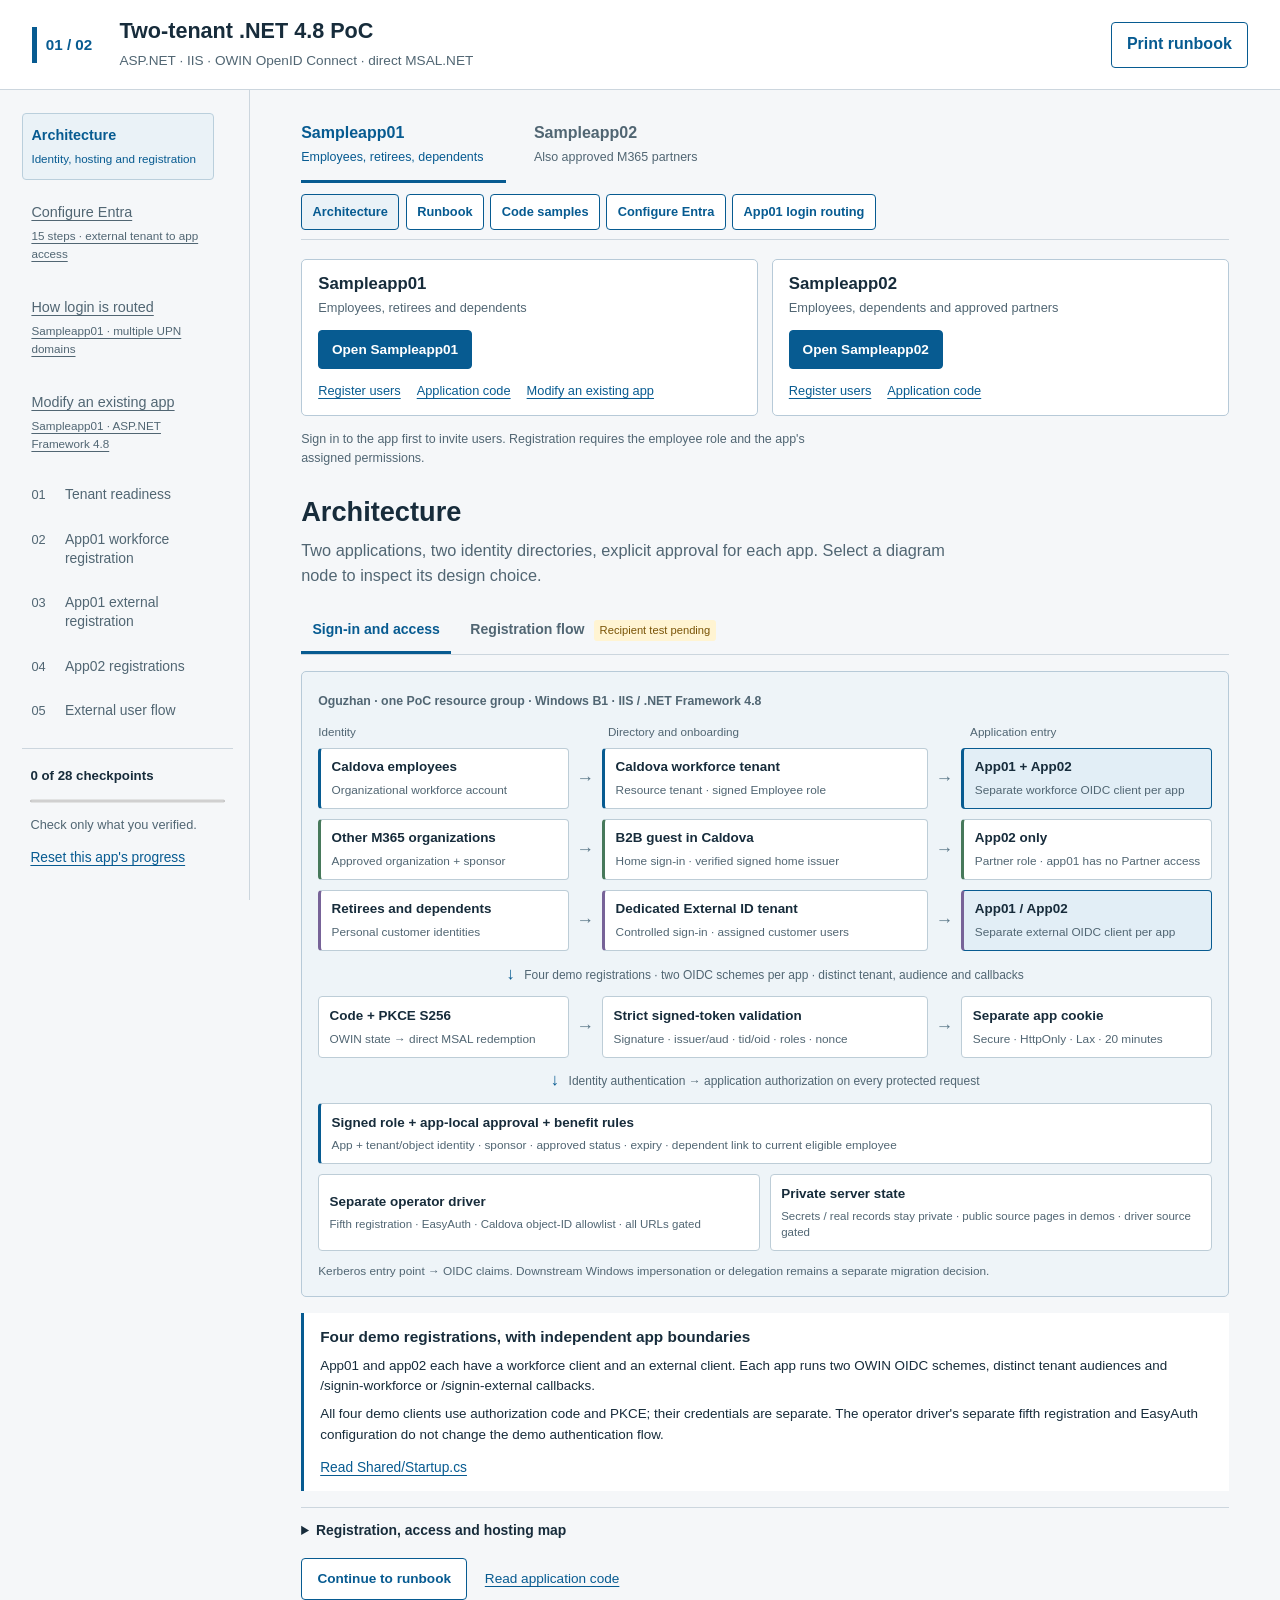
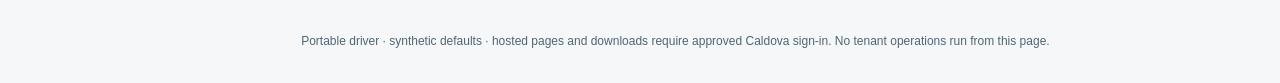
<file: driver/index.html>
<!doctype html>
<html lang="en">
<head>
  <meta charset="utf-8">
  <meta name="viewport" content="width=device-width, initial-scale=1">
  <meta name="color-scheme" content="light">
  <meta name="description" content="Onsite setup and verification for two ASP.NET .NET Framework 4.8 applications using Microsoft Entra workforce and External ID.">
  <title>Two-tenant .NET 4.8 PoC driver</title>
  <link rel="icon" href="data:,">
  <link rel="stylesheet" href="site.css">
  <script src="code-samples.js" defer></script>
  <script src="site.js" defer></script>
</head>
<body>
  <a class="skip-link" href="#step-title">Skip to current content</a>
  <header class="site-header">
    <div class="heading"><span class="product-mark" aria-hidden="true">01 / 02</span><div><h1>Two-tenant .NET 4.8 PoC</h1><p>ASP.NET · IIS · OWIN OpenID Connect · direct MSAL.NET</p></div></div>
    <button id="print-button" class="secondary" type="button">Print runbook</button>
  </header>
  <div class="workspace">
    <aside class="rail">
      <nav aria-label="Architecture and onsite steps"><button id="architecture-nav" class="rail-overview" type="button" aria-controls="architecture-view" aria-current="page">Architecture<span>Identity, hosting and registration</span></button><a class="rail-overview" href="entra-setup.html">Configure Entra<span>15 steps · external tenant to app access</span></a><a class="rail-overview" href="login-routing.html">How login is routed<span>Sampleapp01 · multiple UPN domains</span></a><a class="rail-overview" href="migration-sampleapp01.html">Modify an existing app<span>Sampleapp01 · ASP.NET Framework 4.8</span></a><ol id="step-nav"></ol></nav>
      <div class="rail-progress"><strong id="progress-count">0 checkpoints</strong><progress id="progress-meter" max="1" value="0" aria-label="Completed checkpoints"></progress><p>Check only what you verified.</p><button id="reset-progress" class="text-button" type="button">Reset this app's progress</button></div>
    </aside>
    <main id="main">
      <div class="app-tools">
        <div class="app-switch" role="tablist" aria-label="Application">
          <button id="tab-app01" role="tab" type="button" aria-controls="app-panel" aria-selected="true" data-app="sampleapp01">Sampleapp01<span>Employees, retirees, dependents</span></button>
          <button id="tab-app02" role="tab" type="button" aria-controls="app-panel" aria-selected="false" tabindex="-1" data-app="sampleapp02">Sampleapp02<span>Also approved M365 partners</span></button>
        </div>
        <div class="view-actions" aria-label="Driver views"><button id="architecture-button" class="secondary" type="button" aria-controls="architecture-view" aria-pressed="true">Architecture</button><button id="runbook-button" class="secondary" type="button" aria-controls="runbook-view" aria-pressed="false">Runbook</button><button id="code-button" class="secondary" type="button" aria-controls="code-view" aria-pressed="false">Code samples</button><a class="secondary" href="entra-setup.html">Configure Entra</a><a class="secondary" href="login-routing.html">App01 login routing</a></div>
      </div>
      <nav class="application-launcher" aria-label="Open PoC applications">
        <div class="application-card">
          <h2>Sampleapp01</h2><p>Employees, retirees and dependents</p>
          <a id="launch-sampleapp01" class="application-open" href="https://caldova-sampleapp01-07279263.azurewebsites.net/" target="_blank" rel="noopener noreferrer">Open Sampleapp01</a>
          <div class="application-links"><a id="register-sampleapp01" href="https://caldova-sampleapp01-07279263.azurewebsites.net/Registration/Index" target="_blank" rel="noopener noreferrer">Register users</a><a id="code-sampleapp01" href="https://caldova-sampleapp01-07279263.azurewebsites.net/Home/Code" target="_blank" rel="noopener noreferrer">Application code</a><a href="migration-sampleapp01.html">Modify an existing app</a></div>
        </div>
        <div class="application-card">
          <h2>Sampleapp02</h2><p>Employees, dependents and approved partners</p>
          <a id="launch-sampleapp02" class="application-open" href="https://caldova-sampleapp02-07279263.azurewebsites.net/" target="_blank" rel="noopener noreferrer">Open Sampleapp02</a>
          <div class="application-links"><a id="register-sampleapp02" href="https://caldova-sampleapp02-07279263.azurewebsites.net/Registration/Index" target="_blank" rel="noopener noreferrer">Register users</a><a id="code-sampleapp02" href="https://caldova-sampleapp02-07279263.azurewebsites.net/Home/Code" target="_blank" rel="noopener noreferrer">Application code</a></div>
        </div>
        <p class="application-launcher-note">Sign in to the app first to invite users. Registration requires the employee role and the app's assigned permissions.</p>
      </nav>
      <div id="app-panel" role="tabpanel" aria-labelledby="tab-app01">
        <section id="architecture-view" class="architecture-view" aria-labelledby="architecture-title">
          <h2 id="architecture-title" tabindex="-1">Architecture</h2>
          <p class="step-intro">Two applications, two identity directories, explicit approval for each app. Select a diagram node to inspect its design choice.</p>
          <div class="architecture-tabs" role="tablist" aria-label="Architecture flow"><button id="architecture-signin-tab" role="tab" aria-selected="true" aria-controls="architecture-signin" data-flow="signin" type="button">Sign-in and access</button><button id="architecture-registration-tab" role="tab" aria-selected="false" aria-controls="architecture-registration" data-flow="registration" tabindex="-1" type="button">Registration flow <span class="pending-label">Recipient test pending</span></button></div>
          <div id="architecture-signin" role="tabpanel" aria-labelledby="architecture-signin-tab">
            <div class="architecture-boundary"><button class="boundary-title" type="button" data-choice="hosting" aria-controls="architecture-detail">Oguzhan · one PoC resource group · Windows B1 · IIS / .NET Framework 4.8</button>
              <div class="diagram-headings" aria-hidden="true"><span>Identity</span><span>Directory and onboarding</span><span>Application entry</span></div>
              <div class="identity-routes" aria-label="Identity routing diagram">
                <div class="identity-route workforce-route"><button class="diagram-node" type="button" data-choice="identities" aria-controls="architecture-detail"><strong>Caldova employees</strong><small>Organizational workforce account</small></button><span class="diagram-arrow" aria-hidden="true">→</span><button class="diagram-node" type="button" data-choice="workforce" aria-controls="architecture-detail"><strong>Caldova workforce tenant</strong><small>Resource tenant · signed Employee role</small></button><span class="diagram-arrow" aria-hidden="true">→</span><button class="diagram-node" type="button" data-choice="applications" aria-controls="architecture-detail"><strong>App01 + App02</strong><small>Separate workforce OIDC client per app</small></button></div>
                <div class="identity-route partner-route"><button class="diagram-node" type="button" data-choice="partners" aria-controls="architecture-detail"><strong>Other M365 organizations</strong><small>Approved organization + sponsor</small></button><span class="diagram-arrow" aria-hidden="true">→</span><button class="diagram-node" type="button" data-choice="partners" aria-controls="architecture-detail"><strong>B2B guest in Caldova</strong><small>Home sign-in · verified signed home issuer</small></button><span class="diagram-arrow" aria-hidden="true">→</span><button class="diagram-node" type="button" data-choice="partners" aria-controls="architecture-detail"><strong>App02 only</strong><small>Partner role · app01 has no Partner access</small></button></div>
                <div class="identity-route external-route"><button class="diagram-node" type="button" data-choice="external" aria-controls="architecture-detail"><strong>Retirees and dependents</strong><small>Personal customer identities</small></button><span class="diagram-arrow" aria-hidden="true">→</span><button class="diagram-node" type="button" data-choice="external" aria-controls="architecture-detail"><strong>Dedicated External ID tenant</strong><small>Controlled sign-in · assigned customer users</small></button><span class="diagram-arrow" aria-hidden="true">→</span><button class="diagram-node" type="button" data-choice="applications" aria-controls="architecture-detail"><strong>App01 / App02</strong><small>Separate external OIDC client per app</small></button></div>
              </div>
              <p class="diagram-connector"><span aria-hidden="true">↓</span> Four demo registrations · two OIDC schemes per app · distinct tenant, audience and callbacks</p>
              <div class="security-pipeline" aria-label="Shared authentication pipeline"><button class="diagram-node" type="button" data-choice="msal" aria-controls="architecture-detail"><strong>Code + PKCE S256</strong><small>OWIN state → direct MSAL redemption</small></button><span class="diagram-arrow" aria-hidden="true">→</span><button class="diagram-node" type="button" data-choice="tokens" aria-controls="architecture-detail"><strong>Strict signed-token validation</strong><small>Signature · issuer/aud · tid/oid · roles · nonce</small></button><span class="diagram-arrow" aria-hidden="true">→</span><button class="diagram-node" type="button" data-choice="cookie" aria-controls="architecture-detail"><strong>Separate app cookie</strong><small>Secure · HttpOnly · Lax · 20 minutes</small></button></div>
              <p class="diagram-connector"><span aria-hidden="true">↓</span> Identity authentication → application authorization on every protected request</p>
              <button class="diagram-node governance-node" type="button" data-choice="governance" aria-controls="architecture-detail"><strong>Signed role + app-local approval + benefit rules</strong><small>App + tenant/object identity · sponsor · approved status · expiry · dependent link to current eligible employee</small></button>
              <div class="architecture-support"><button class="diagram-node" type="button" data-choice="driver" aria-controls="architecture-detail"><strong>Separate operator driver</strong><small>Fifth registration · EasyAuth · Caldova object-ID allowlist · all URLs gated</small></button><button class="diagram-node" type="button" data-choice="private" aria-controls="architecture-detail"><strong>Private server state</strong><small>Secrets / real records stay private · public source pages in demos · driver source gated</small></button></div>
              <p class="migration-note">Kerberos entry point → OIDC claims. Downstream Windows impersonation or delegation remains a separate migration decision.</p>
            </div>
          </div>
          <div id="architecture-registration" role="tabpanel" aria-labelledby="architecture-registration-tab" hidden>
            <p class="pending-notice"><strong>Implemented and configured; live verification pending.</strong> Live managed-email delivery, customer password setup and invitation redemption are not yet confirmed.</p>
            <div class="architecture-boundary registration-diagram" aria-label="Planned employee registration and invitation flow">
              <div class="registration-permissions"><button class="diagram-node" type="button" data-choice="registration" aria-controls="architecture-detail"><strong>App01 dependent registration</strong><small>Approved Caldova workforce Employee</small></button><button class="diagram-node" type="button" data-choice="registration" aria-controls="architecture-detail"><strong>App02 dependent registration</strong><small>Employee + signed admin or dependentRegistrant</small></button><button class="diagram-node" type="button" data-choice="registration" aria-controls="architecture-detail"><strong>App02 vendor / partner section</strong><small>Employee + signed admin only</small></button></div>
              <p class="diagram-connector"><span aria-hidden="true">↓</span> Caldova employees only; partner and external identities receive no registration capability</p>
              <button class="diagram-node" type="button" data-choice="invitation" aria-controls="architecture-detail"><strong>Server creates a scoped, 24-hour invitation</strong><small>Earlier approval deadline applies · bound recipient · sponsor / employee link · one-use redemption</small></button>
              <p class="diagram-connector"><span aria-hidden="true">↓</span> Account type follows the approved identity design; email text does not prove an M365 organization</p>
              <div class="invitation-branches"><div class="invitation-branch external-route"><button class="diagram-node" type="button" data-choice="personal-invitation" aria-controls="architecture-detail"><strong>Personal email</strong><small>Secure one-use invitation</small></button><span class="vertical-arrow" aria-hidden="true">↓</span><button class="diagram-node" type="button" data-choice="email" aria-controls="architecture-detail"><strong>Azure managed email sender</strong><small>Configured sender · delivery verification pending</small></button><span class="vertical-arrow" aria-hidden="true">↓</span><button class="diagram-node" type="button" data-choice="personal-invitation" aria-controls="architecture-detail"><strong>Verify email ? create password</strong><small>Separate native setup client ? Microsoft email verification</small></button><span class="vertical-arrow" aria-hidden="true">?</span><button class="diagram-node" type="button" data-choice="personal-invitation" aria-controls="architecture-detail"><strong>External ID customer identity</strong><small>Target-app role + sponsored approval; dependent eligibility still enforced</small></button></div><div class="invitation-branch partner-route"><button class="diagram-node" type="button" data-choice="b2b-invitation" aria-controls="architecture-detail"><strong>Verified Microsoft 365 organization</strong><small>Approved home tenant and sponsor</small></button><span class="vertical-arrow" aria-hidden="true">↓</span><button class="diagram-node" type="button" data-choice="b2b-invitation" aria-controls="architecture-detail"><strong>Microsoft Graph B2B invitation</strong><small>One call · sendInvitationMessage=false · bound guest</small></button><span class="vertical-arrow" aria-hidden="true">↓</span><button class="diagram-node" type="button" data-choice="email" aria-controls="architecture-detail"><strong>Azure managed email sender</strong><small>Native Microsoft inviteRedeemUrl · delivery pending</small></button><span class="vertical-arrow" aria-hidden="true">↓</span><button class="diagram-node" type="button" data-choice="b2b-invitation" aria-controls="architecture-detail"><strong>App02 organizational partner</strong><small>Partner role + verified signed home issuer + current approval</small></button></div></div>
              <p class="migration-note">Pending live validation: sending an invitation does not itself establish identity, employee relationship or benefit eligibility.</p>
            </div>
          </div>
          <section id="architecture-detail" class="architecture-detail" aria-labelledby="architecture-choice-title" aria-live="polite"><h3 id="architecture-choice-title"></h3><div id="architecture-choice-body"></div><button id="architecture-choice-source" class="text-button" type="button" hidden>Read source</button></section>
          <details class="architecture-map"><summary>Registration, access and hosting map</summary><div class="table-scroll"><table><thead><tr><th scope="col">Component</th><th scope="col">Recorded choice</th></tr></thead><tbody><tr><td>App01 workforce / external</td><td>Two tenant-specific demo registrations; Employee plus approved Retiree / Dependent / External. No Partner.</td></tr><tr><td>App02 workforce / external</td><td>Two tenant-specific demo registrations; same personas plus workforce B2B Partner.</td></tr><tr><td>Driver</td><td>Separate workforce registration and App Service EasyAuth; object-ID allowlist, initially the approved operator; every page, catalog and download gated.</td></tr><tr><td>Hosting / private state</td><td>Oguzhan, one isolated PoC resource group, Windows B1 in Sweden Central, classic IIS/System.Web net48; dedicated external directory resource. Credentials and real records are excluded from displayed source.</td></tr><tr><td>New registration workflow</td><td>Implemented; configured and pending live validation: employee capabilities, 24-hour one-use invitations, ACS sender and native verified-organization B2B redemption.</td></tr></tbody></table></div></details>
          <div class="code-actions"><button id="architecture-runbook" class="secondary" type="button">Continue to runbook</button><button id="architecture-code" class="text-button" type="button">Read application code</button></div>
        </section>
        <div id="runbook-view" hidden>
        <div class="mobile-nav"><label for="step-select">Jump to step</label><select id="step-select"></select></div>
        <details id="values-panel" class="values-panel">
          <summary>Application values <span id="values-summary">Synthetic defaults · edit before setup</span></summary>
          <p>These are non-secret setup values. Saved in this browser only. Do not enter credentials, passwords, tokens, or personal records.</p>
          <div class="lab-actions"><button id="load-lab" class="secondary" type="button">Load hosted lab setup</button><a id="open-demo" href="https://localhost:44371" target="_blank" rel="noopener noreferrer">Open selected demo</a></div>
          <form id="values-form">
            <div class="field"><label for="base-url">HTTPS application base URL</label><input id="base-url" name="baseUrl" type="url" required spellcheck="false" autocomplete="off"><small>Use the actual IIS origin, without a path. Callbacks are derived from this URL.</small></div>
            <fieldset><legend>Workforce directory</legend><div class="field-row"><div class="field"><label for="workforce-tenant">Tenant ID</label><input id="workforce-tenant" name="workforceTenantId" required spellcheck="false" autocomplete="off"></div><div class="field"><label for="workforce-client">Application (client) ID</label><input id="workforce-client" name="workforceClientId" required spellcheck="false" autocomplete="off"></div></div><div class="field"><label for="workforce-issuer">Expected issuer</label><input id="workforce-issuer" name="workforceIssuer" type="url" required spellcheck="false" autocomplete="off"><small>Copy the exact issuer from this tenant's discovery metadata.</small></div><div id="employee-field" class="field"><label for="employee-domains">Employee routing domains</label><input id="employee-domains" name="employeeDomains" required spellcheck="false" autocomplete="off"><small>Comma separated. Routing is a hint; verified tokens and entitlements decide access.</small></div><div id="partner-field" class="field"><label for="partner-domains">Approved partner routing domains</label><input id="partner-domains" name="approvedPartnerDomains" spellcheck="false" autocomplete="off"><small>App02 only. Add a route after verifying and onboarding the home organization.</small></div></fieldset>
            <fieldset><legend>External ID directory</legend><div class="field-row"><div class="field"><label for="external-tenant">Tenant ID</label><input id="external-tenant" name="externalTenantId" required spellcheck="false" autocomplete="off"></div><div class="field"><label for="external-client">Application (client) ID</label><input id="external-client" name="externalClientId" required spellcheck="false" autocomplete="off"></div></div><div class="field"><label for="ciam-domain">CIAM login hostname</label><input id="ciam-domain" name="ciamDomain" required spellcheck="false" autocomplete="off"><small>For example, your-subdomain.ciamlogin.com; use the tenant's actual hostname.</small></div><div class="field"><label for="external-issuer">Expected issuer</label><input id="external-issuer" name="externalIssuer" type="url" required spellcheck="false" autocomplete="off"><small>Verify in External ID discovery metadata. Do not infer it from the workforce issuer.</small></div></fieldset>
            <div class="form-actions"><button type="submit">Save application values</button><span id="values-status" role="status"></span></div>
          </form>
        </details>
        <article id="active-step" aria-labelledby="step-title"></article>
        <div class="step-controls"><button id="previous-step" class="secondary" type="button">Previous step</button><span id="step-position"></span><button id="next-step" type="button">Next step</button></div>
        </div>
        <section id="code-view" class="code-view" aria-labelledby="code-title" hidden>
          <h2 id="code-title" tabindex="-1">Code samples</h2>
          <p class="step-intro">Actual application files and the shared authentication source. Select one file to read.</p>
          <section aria-labelledby="journey-heading" class="callout">
            <h3 id="journey-heading">Follow an interaction</h3>
            <label for="code-journey">Registration, login and authorization</label>
            <select id="code-journey"></select>
            <p id="code-journey-summary"></p>
            <ol id="code-journey-steps"></ol>
          </section>
          <div class="code-actions"><button id="back-runbook" class="secondary" type="button">Back to runbook</button><a id="code-download" href="./source/net48-source.zip" download>Download source ZIP</a></div>
          <p id="code-unavailable" class="callout" hidden>Code samples are unavailable in this copy. Download the source ZIP or use a complete offline copy.</p>
          <div id="code-reader">
            <div class="field code-file-field"><label for="code-file">Source file</label><select id="code-file"></select></div>
            <h3 class="code-filename"><code id="code-path"></code></h3>
            <p id="code-purpose" class="source-note"></p>
            <div class="code-block actual-source"><div class="code-toolbar"><span id="code-language"></span><button id="copy-source" class="copy-button" type="button">Copy file</button></div><pre tabindex="0"><code id="code-content"></code></pre></div>
          </div>
        </section>
      </div>
      <div id="print-runbook"></div>
      <footer>Portable driver · synthetic defaults · hosted pages and downloads require approved Caldova sign-in. No tenant operations run from this page.</footer>
    </main>
  </div>
  <div id="status-message" class="status-message" role="status" aria-live="polite"></div>
  <noscript><p class="noscript">Enable JavaScript to use the runbook and code samples. A complete local copy uses local assets; the hosted driver requires approved Caldova sign-in.</p></noscript>
</body>
</html>
</file>
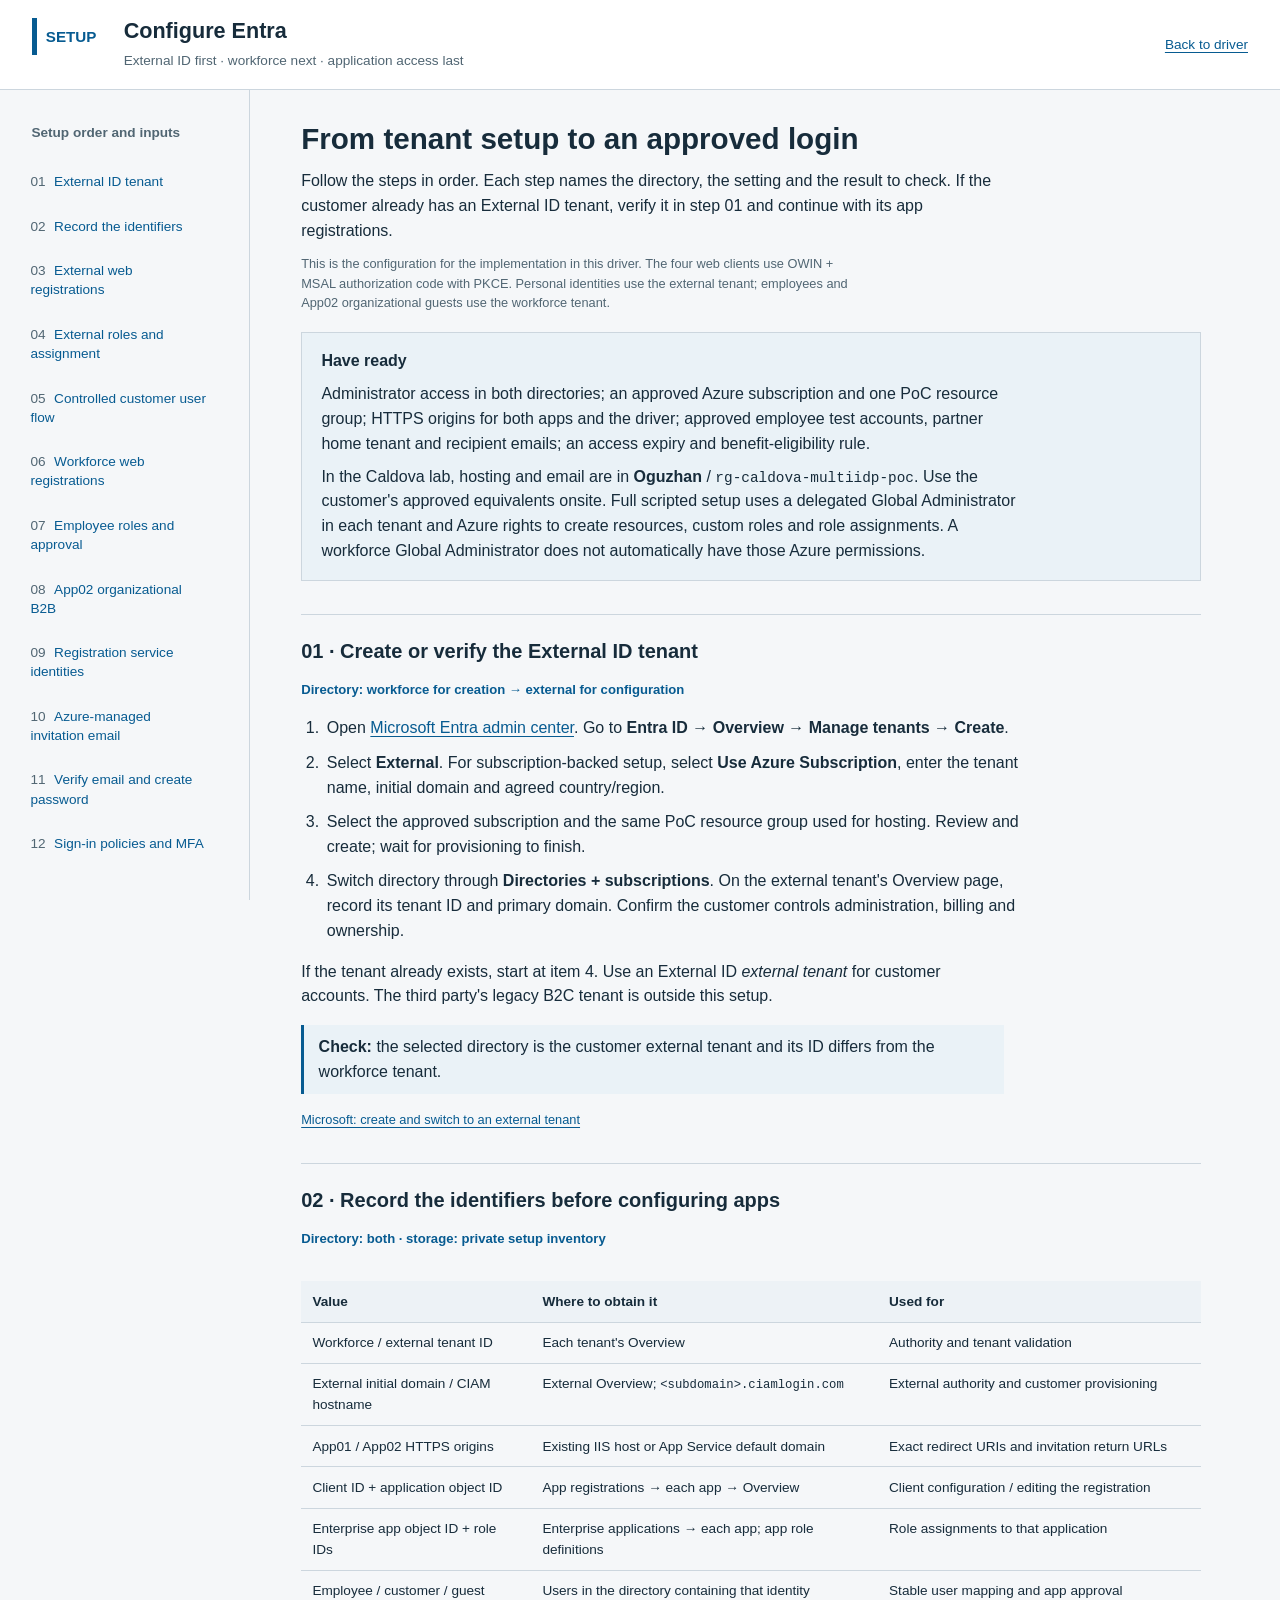
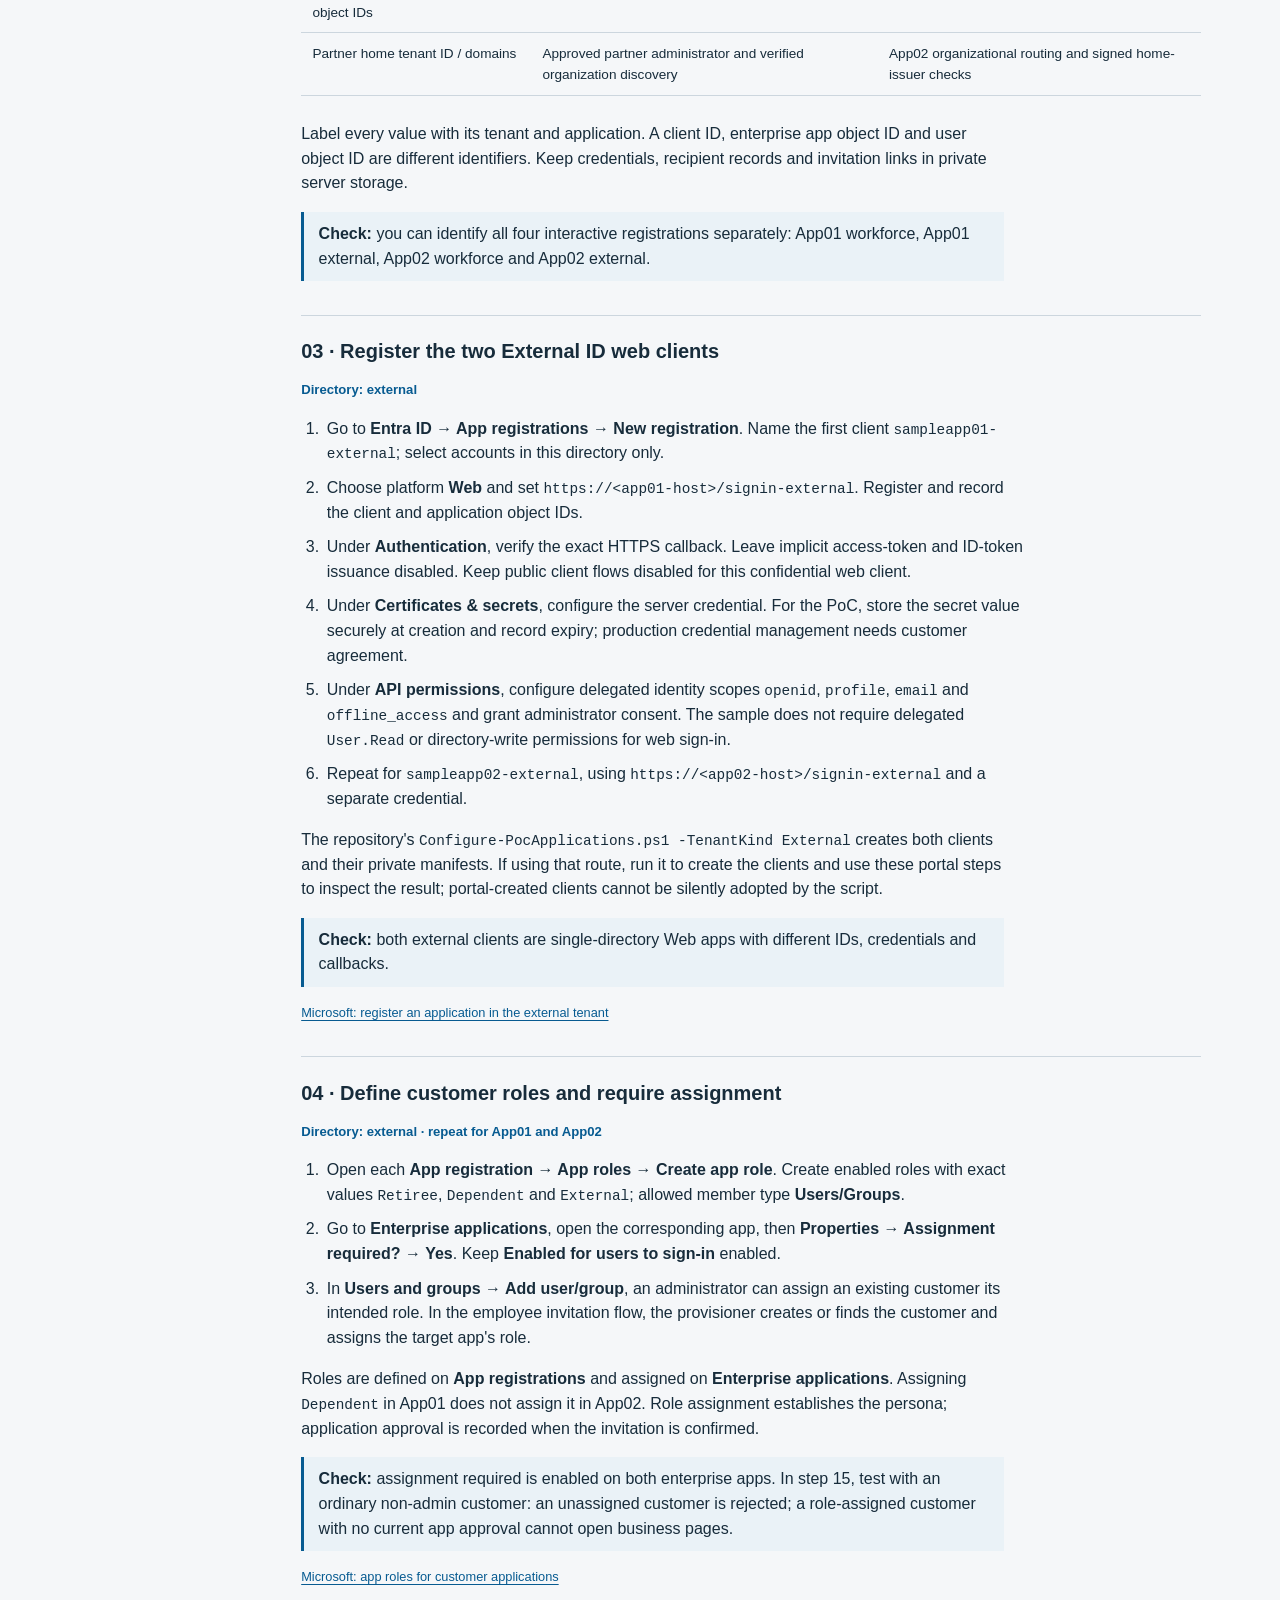
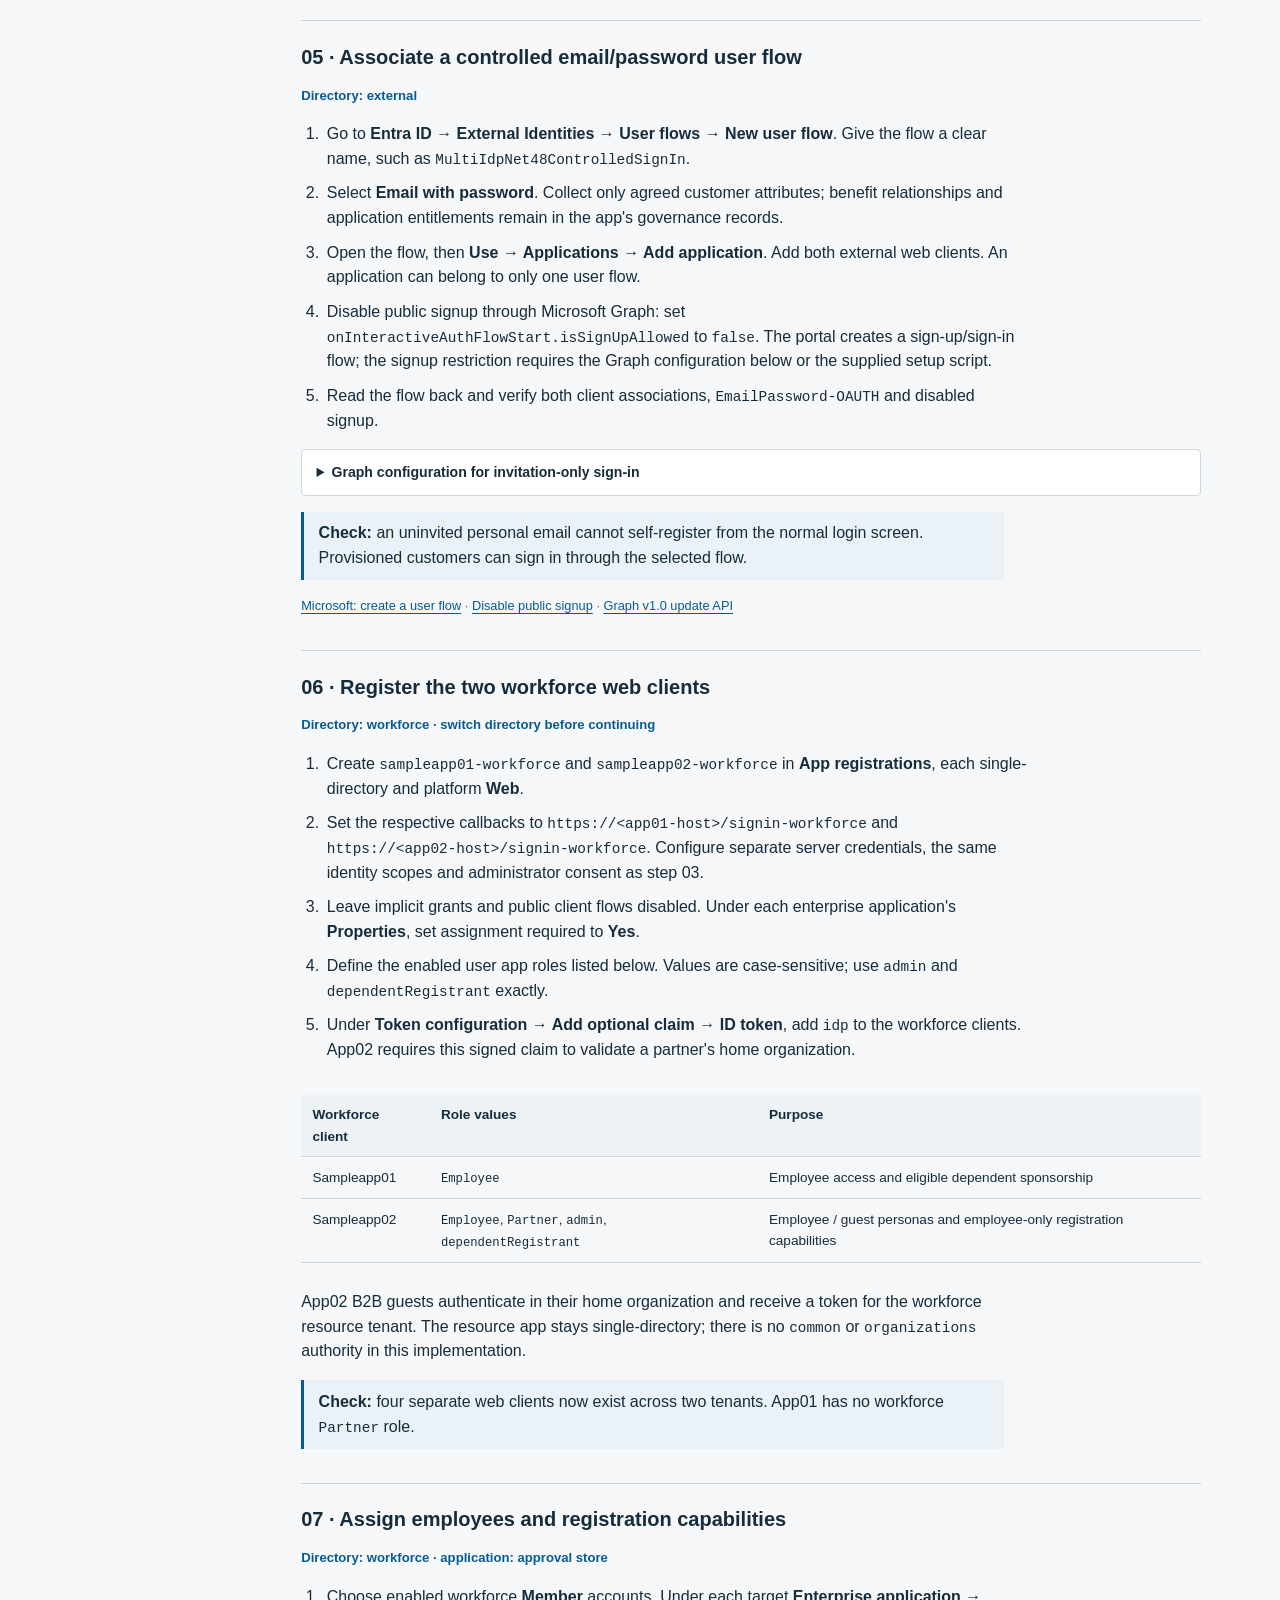
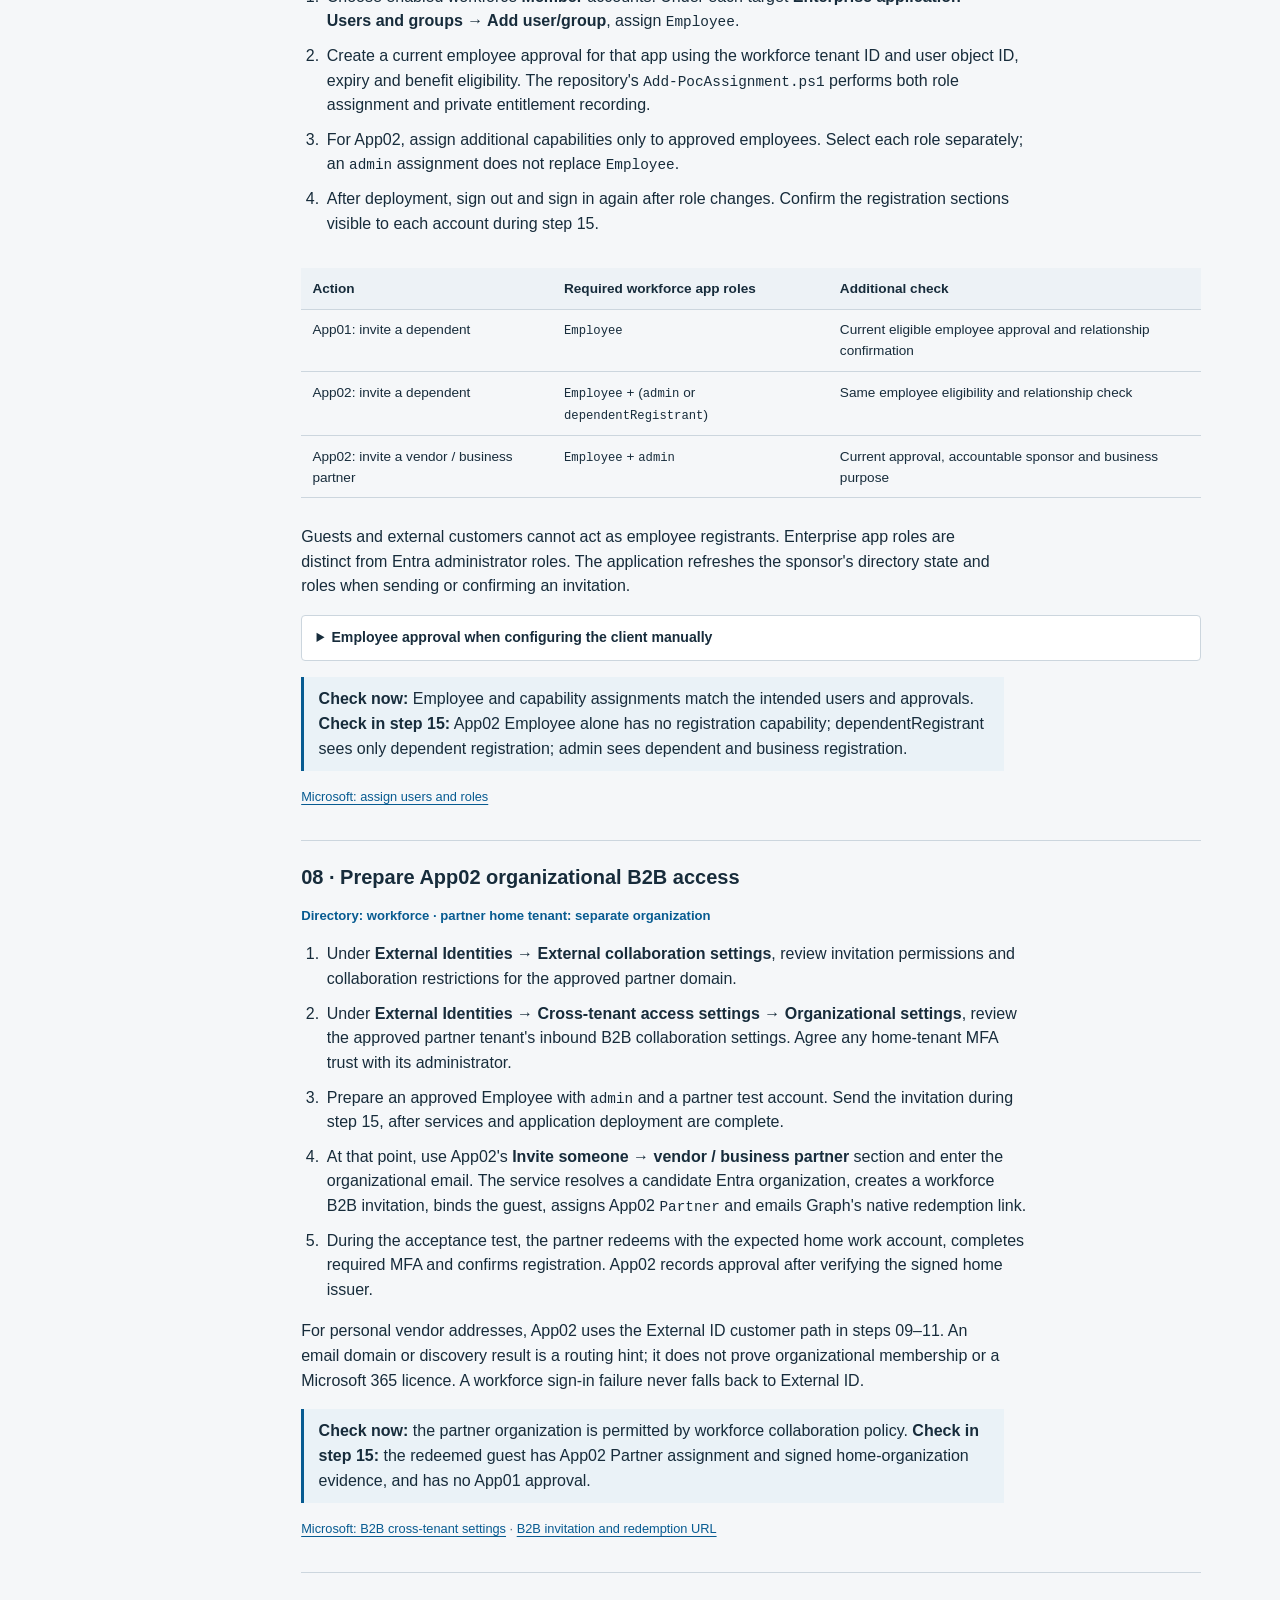
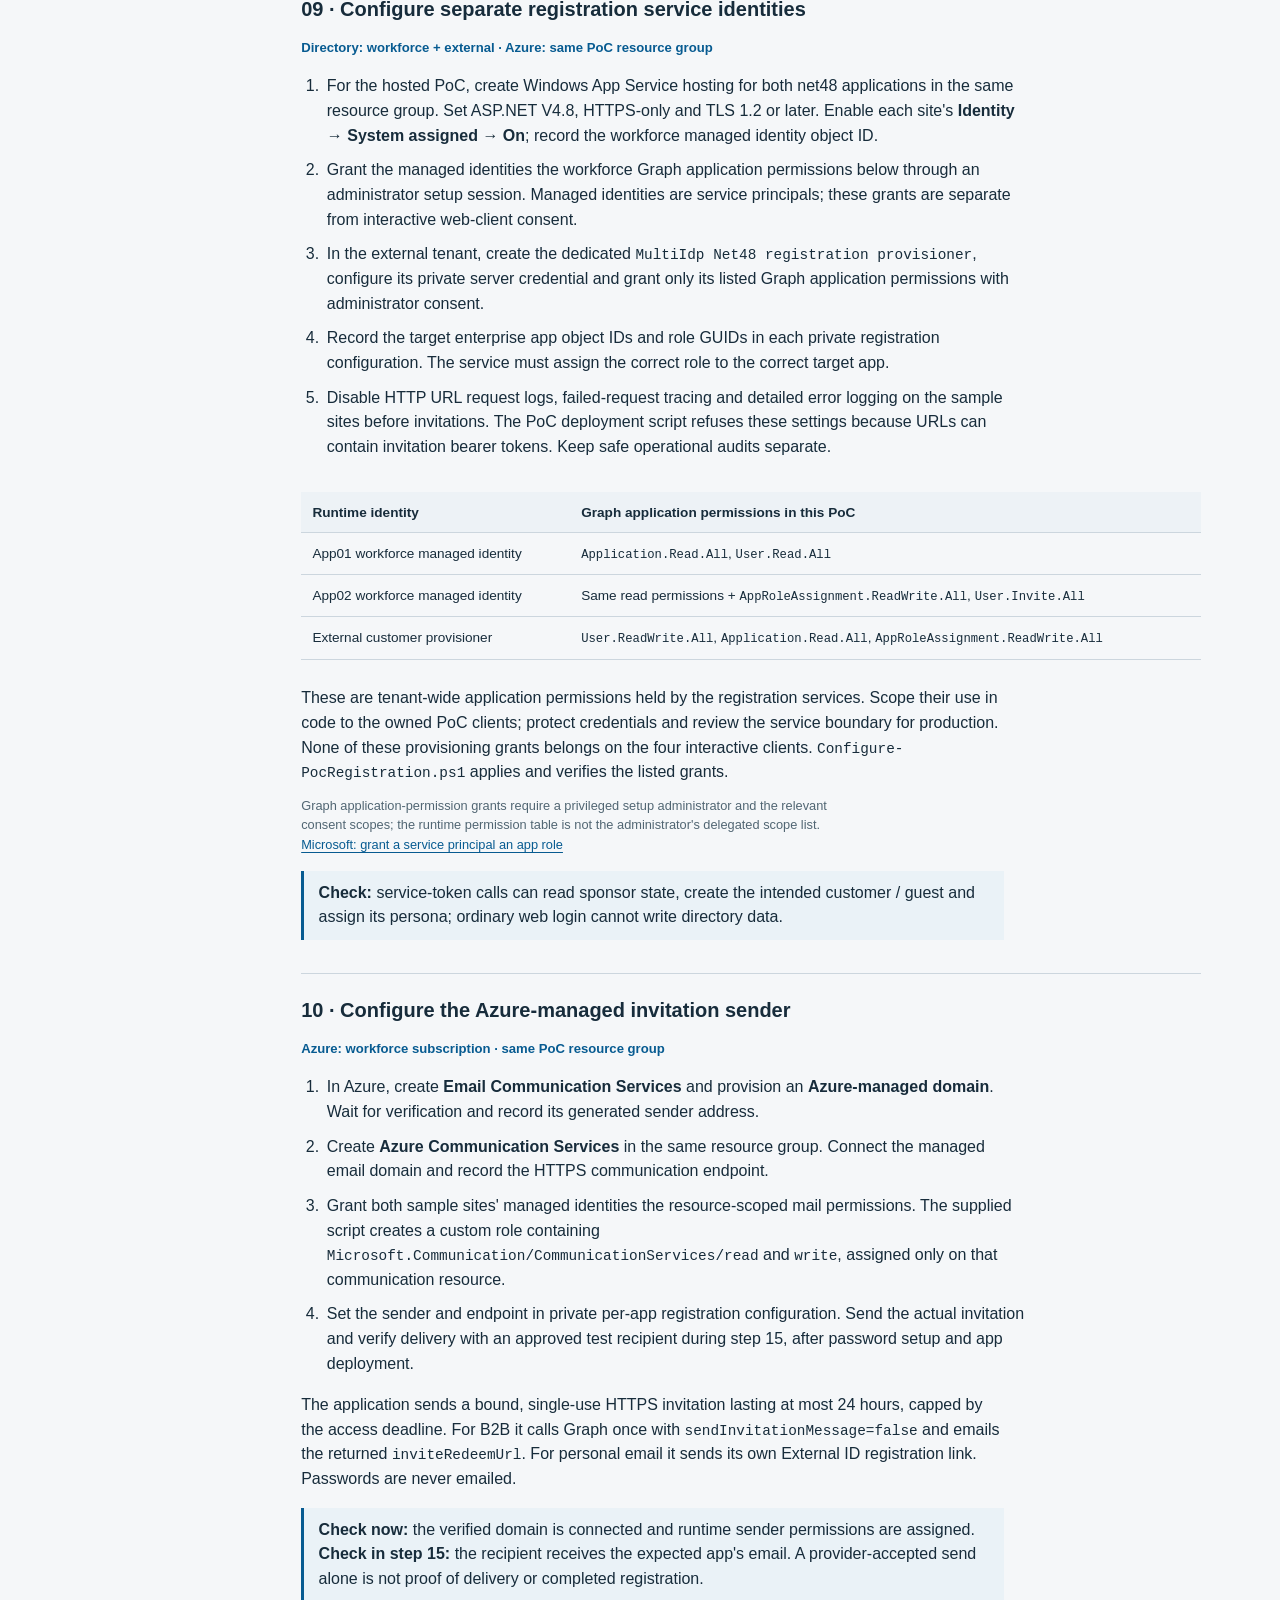
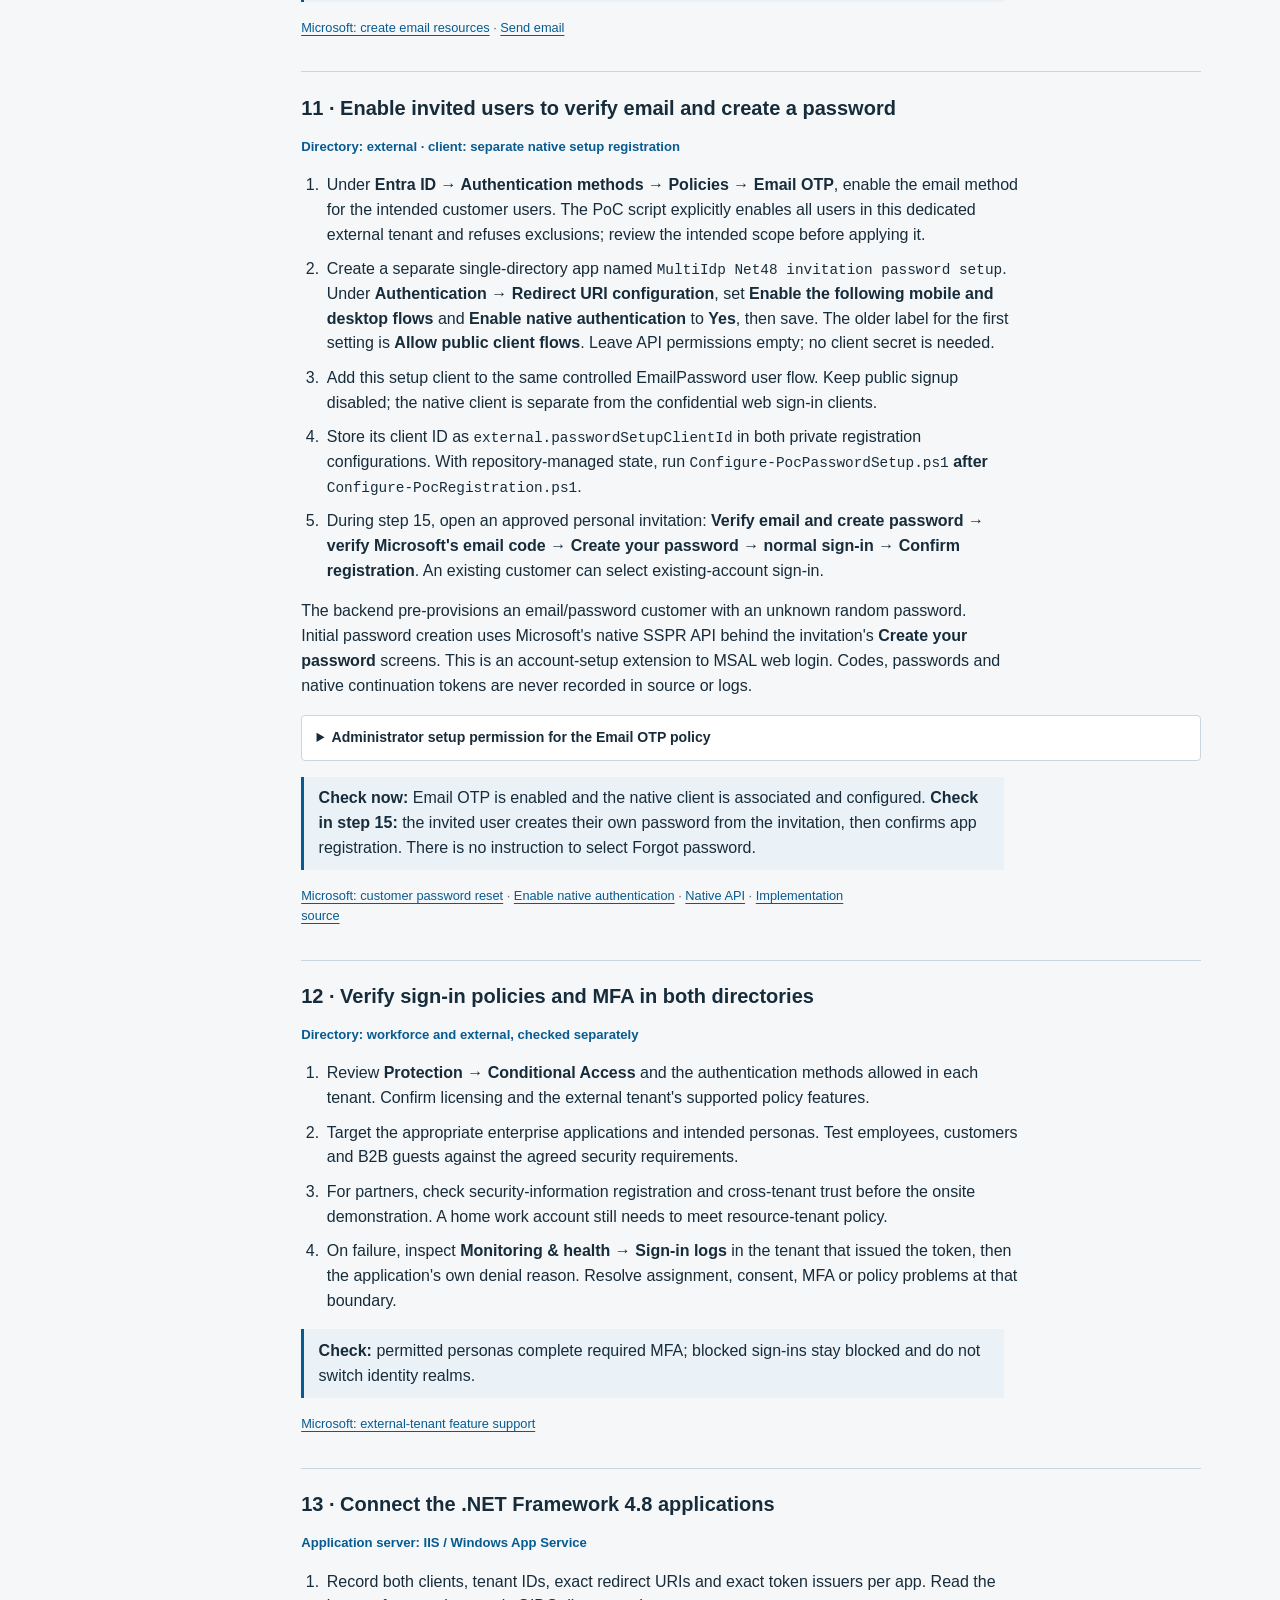
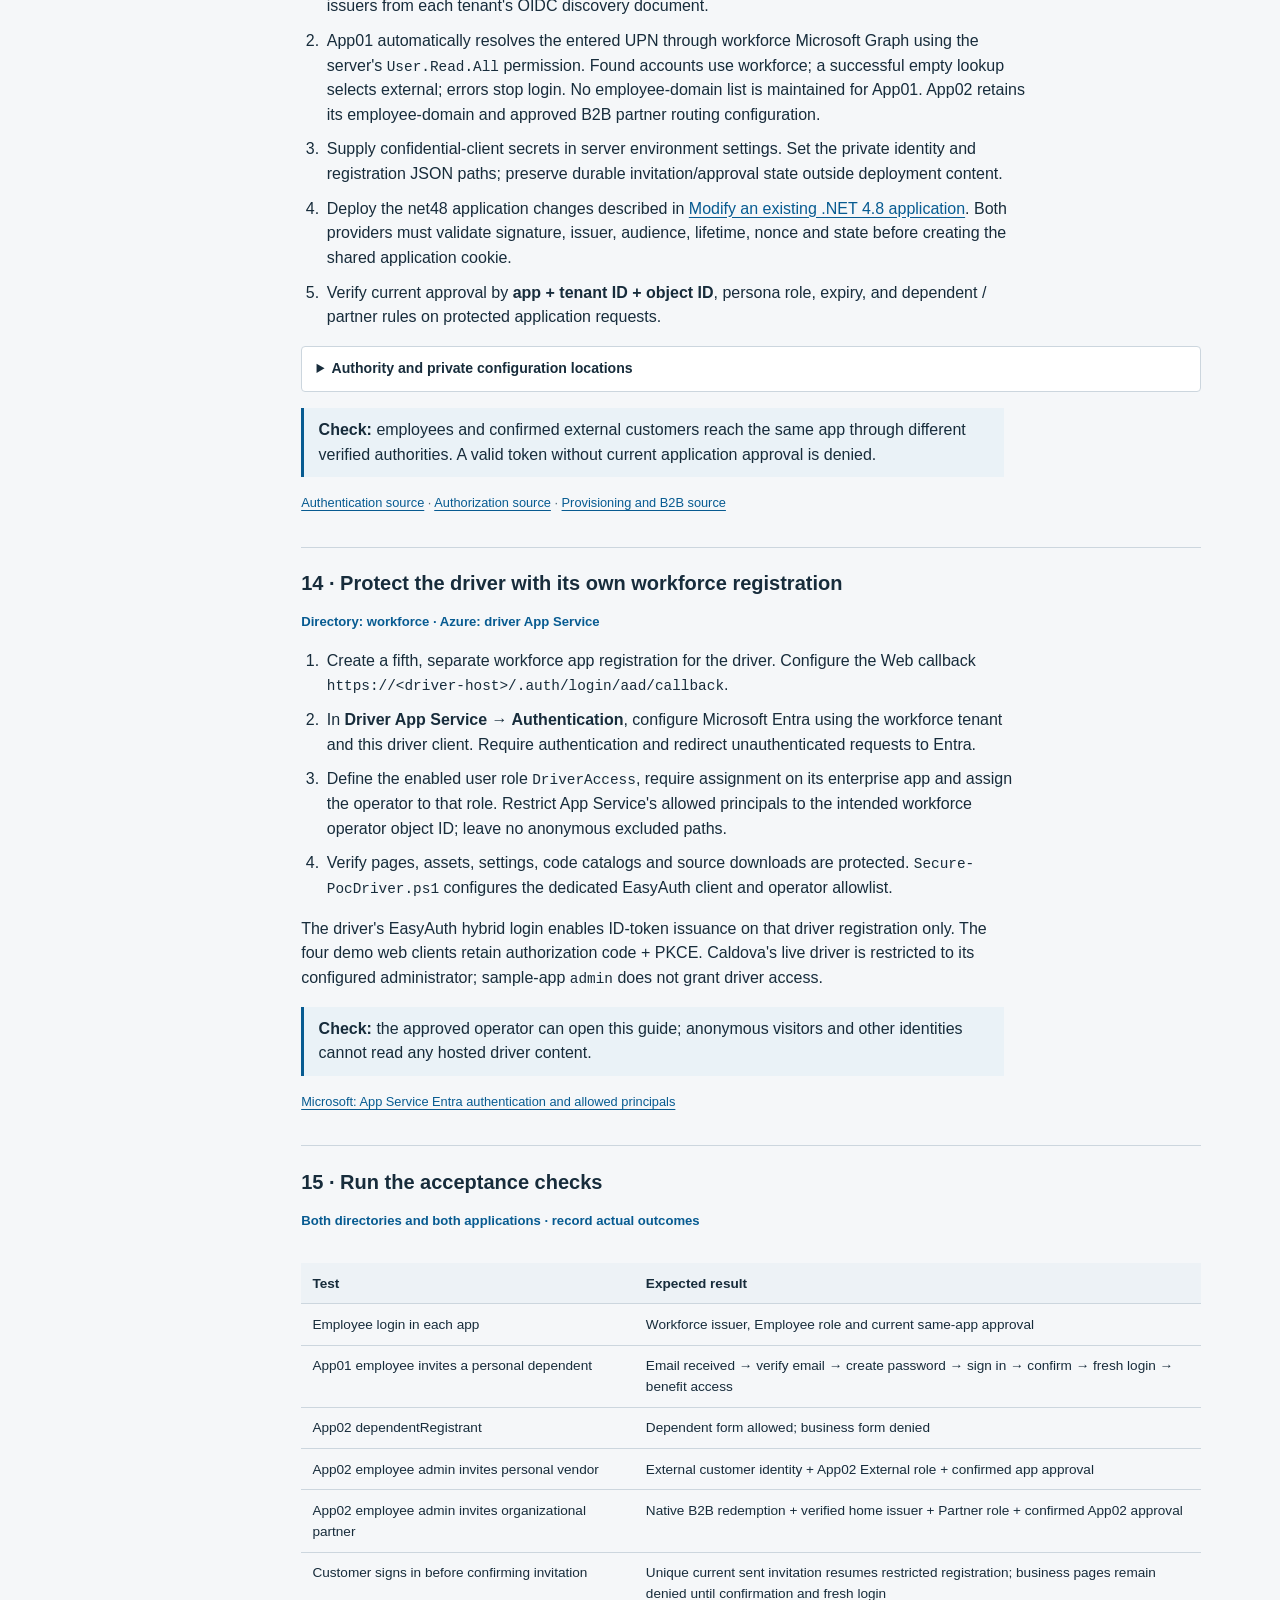
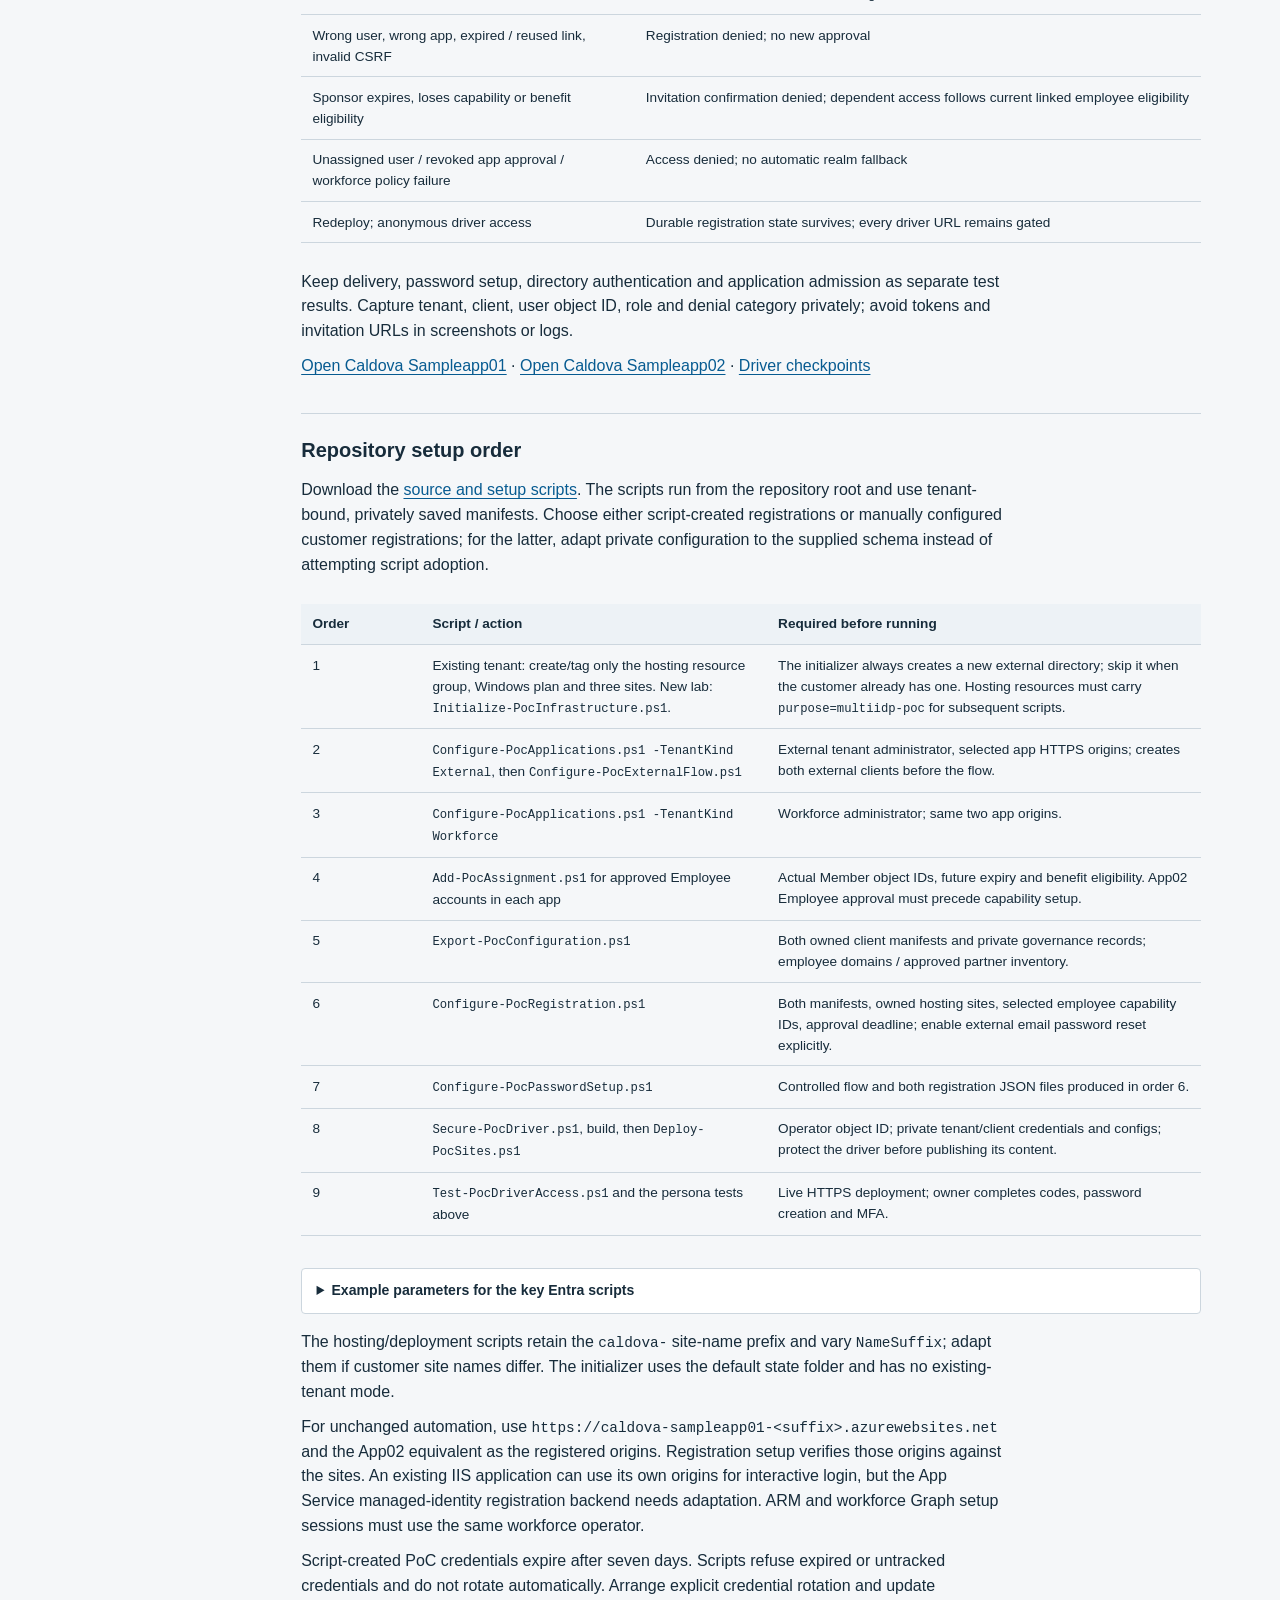
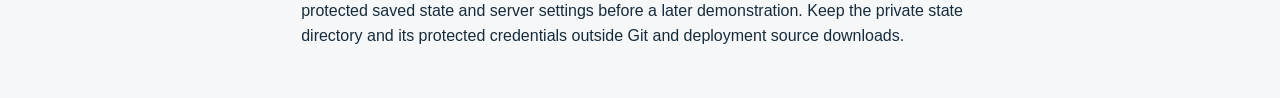
<file: driver/entra-setup.html>
<!doctype html>
<html lang="en">
<head>
  <meta charset="utf-8">
  <meta name="viewport" content="width=device-width, initial-scale=1">
  <meta name="color-scheme" content="light">
  <meta name="description" content="Step-by-step Entra External ID and workforce configuration for the two-tenant ASP.NET Framework 4.8 PoC, including roles, invitations, password setup and access checks.">
  <title>Configure Entra · PoC setup guide</title>
  <link rel="icon" href="data:,">
  <link rel="stylesheet" href="site.css">
  <link rel="stylesheet" href="migration.css">
</head>
<body class="migration-page entra-page">
  <a class="skip-link" href="#setup-content">Skip to Entra setup guide</a>
  <header class="site-header">
    <div class="heading"><span class="product-mark" aria-hidden="true">SETUP</span><div><h1>Configure Entra</h1><p>External ID first · workforce next · application access last</p></div></div>
    <a class="secondary" href="index.html">Back to driver</a>
  </header>
  <div class="workspace">
    <aside class="rail">
      <nav aria-label="Entra configuration steps">
        <a class="rail-overview" href="#setup-content">Setup order and inputs</a>
        <ol>
          <li><a href="#external-tenant">External ID tenant</a></li>
          <li><a href="#inventory">Record the identifiers</a></li>
          <li><a href="#external-apps">External web registrations</a></li>
          <li><a href="#external-roles">External roles and assignment</a></li>
          <li><a href="#user-flow">Controlled customer user flow</a></li>
          <li><a href="#workforce-apps">Workforce web registrations</a></li>
          <li><a href="#employee-access">Employee roles and approval</a></li>
          <li><a href="#partner-access">App02 organizational B2B</a></li>
          <li><a href="#services">Registration service identities</a></li>
          <li><a href="#email">Azure-managed invitation email</a></li>
          <li><a href="#password-setup">Verify email and create password</a></li>
          <li><a href="#policies">Sign-in policies and MFA</a></li>
          <li><a href="#application-config">Connect the .NET 4.8 apps</a></li>
          <li><a href="#driver-access">Protect the driver</a></li>
          <li><a href="#validation">Run the acceptance checks</a></li>
        </ol>
        <a class="rail-overview" href="#automation">Repository setup order</a>
        <a class="rail-overview" href="login-routing.html">Sampleapp01 login routing</a>
        <a class="rail-overview" href="migration-sampleapp01.html">Modify an existing app</a>
      </nav>
    </aside>
    <main>
      <article id="setup-content">
        <h2>From tenant setup to an approved login</h2>
        <p>Follow the steps in order. Each step names the directory, the setting and the result to check. If the customer already has an External ID tenant, verify it in step 01 and continue with its app registrations.</p>
        <p class="source-note">This is the configuration for the implementation in this driver. The four web clients use OWIN + MSAL authorization code with PKCE. Personal identities use the external tenant; employees and App02 organizational guests use the workforce tenant.</p>
        <div class="setup-start"><strong>Have ready</strong><p>Administrator access in both directories; an approved Azure subscription and one PoC resource group; HTTPS origins for both apps and the driver; approved employee test accounts, partner home tenant and recipient emails; an access expiry and benefit-eligibility rule.</p><p>In the Caldova lab, hosting and email are in <strong>Oguzhan</strong> / <code>rg-caldova-multiidp-poc</code>. Use the customer's approved equivalents onsite. Full scripted setup uses a delegated Global Administrator in each tenant and Azure rights to create resources, custom roles and role assignments. A workforce Global Administrator does not automatically have those Azure permissions.</p></div>
        <nav class="migration-toc" aria-label="Jump to setup"><a href="#external-tenant">Tenant</a><a href="#external-apps">External apps</a><a href="#workforce-apps">Workforce apps</a><a href="#employee-access">Roles</a><a href="#services">Services</a><a href="#password-setup">Password setup</a><a href="#validation">Checks</a><a href="#automation">Scripts</a></nav>

        <section id="external-tenant" aria-labelledby="external-tenant-title">
          <h3 id="external-tenant-title">01 · Create or verify the External ID tenant</h3>
          <p class="setup-context">Directory: workforce for creation → external for configuration</p>
          <ol>
            <li>Open <a href="https://entra.microsoft.com/" target="_blank" rel="noopener noreferrer">Microsoft Entra admin center</a>. Go to <strong>Entra ID → Overview → Manage tenants → Create</strong>.</li>
            <li>Select <strong>External</strong>. For subscription-backed setup, select <strong>Use Azure Subscription</strong>, enter the tenant name, initial domain and agreed country/region.</li>
            <li>Select the approved subscription and the same PoC resource group used for hosting. Review and create; wait for provisioning to finish.</li>
            <li>Switch directory through <strong>Directories + subscriptions</strong>. On the external tenant's Overview page, record its tenant ID and primary domain. Confirm the customer controls administration, billing and ownership.</li>
          </ol>
          <p>If the tenant already exists, start at item 4. Use an External ID <em>external tenant</em> for customer accounts. The third party's legacy B2C tenant is outside this setup.</p>
          <p class="setup-check"><strong>Check:</strong> the selected directory is the customer external tenant and its ID differs from the workforce tenant.</p>
          <p class="source-note"><a href="https://learn.microsoft.com/en-us/entra/external-id/customers/how-to-create-external-tenant-portal">Microsoft: create and switch to an external tenant</a></p>
        </section>

        <section id="inventory" aria-labelledby="inventory-title">
          <h3 id="inventory-title">02 · Record the identifiers before configuring apps</h3>
          <p class="setup-context">Directory: both · storage: private setup inventory</p>
          <div class="table-scroll"><table><thead><tr><th scope="col">Value</th><th scope="col">Where to obtain it</th><th scope="col">Used for</th></tr></thead><tbody>
            <tr><td>Workforce / external tenant ID</td><td>Each tenant's Overview</td><td>Authority and tenant validation</td></tr>
            <tr><td>External initial domain / CIAM hostname</td><td>External Overview; <code>&lt;subdomain&gt;.ciamlogin.com</code></td><td>External authority and customer provisioning</td></tr>
            <tr><td>App01 / App02 HTTPS origins</td><td>Existing IIS host or App Service default domain</td><td>Exact redirect URIs and invitation return URLs</td></tr>
            <tr><td>Client ID + application object ID</td><td>App registrations → each app → Overview</td><td>Client configuration / editing the registration</td></tr>
            <tr><td>Enterprise app object ID + role IDs</td><td>Enterprise applications → each app; app role definitions</td><td>Role assignments to that application</td></tr>
            <tr><td>Employee / customer / guest object IDs</td><td>Users in the directory containing that identity</td><td>Stable user mapping and app approval</td></tr>
            <tr><td>Partner home tenant ID / domains</td><td>Approved partner administrator and verified organization discovery</td><td>App02 organizational routing and signed home-issuer checks</td></tr>
          </tbody></table></div>
          <p>Label every value with its tenant and application. A client ID, enterprise app object ID and user object ID are different identifiers. Keep credentials, recipient records and invitation links in private server storage.</p>
          <p class="setup-check"><strong>Check:</strong> you can identify all four interactive registrations separately: App01 workforce, App01 external, App02 workforce and App02 external.</p>
        </section>

        <section id="external-apps" aria-labelledby="external-apps-title">
          <h3 id="external-apps-title">03 · Register the two External ID web clients</h3>
          <p class="setup-context">Directory: external</p>
          <ol>
            <li>Go to <strong>Entra ID → App registrations → New registration</strong>. Name the first client <code>sampleapp01-external</code>; select accounts in this directory only.</li>
            <li>Choose platform <strong>Web</strong> and set <code>https://&lt;app01-host&gt;/signin-external</code>. Register and record the client and application object IDs.</li>
            <li>Under <strong>Authentication</strong>, verify the exact HTTPS callback. Leave implicit access-token and ID-token issuance disabled. Keep public client flows disabled for this confidential web client.</li>
            <li>Under <strong>Certificates &amp; secrets</strong>, configure the server credential. For the PoC, store the secret value securely at creation and record expiry; production credential management needs customer agreement.</li>
            <li>Under <strong>API permissions</strong>, configure delegated identity scopes <code>openid</code>, <code>profile</code>, <code>email</code> and <code>offline_access</code> and grant administrator consent. The sample does not require delegated <code>User.Read</code> or directory-write permissions for web sign-in.</li>
            <li>Repeat for <code>sampleapp02-external</code>, using <code>https://&lt;app02-host&gt;/signin-external</code> and a separate credential.</li>
          </ol>
          <p>The repository's <code>Configure-PocApplications.ps1 -TenantKind External</code> creates both clients and their private manifests. If using that route, run it to create the clients and use these portal steps to inspect the result; portal-created clients cannot be silently adopted by the script.</p>
          <p class="setup-check"><strong>Check:</strong> both external clients are single-directory Web apps with different IDs, credentials and callbacks.</p>
          <p class="source-note"><a href="https://learn.microsoft.com/en-us/entra/external-id/customers/how-to-register-ciam-app">Microsoft: register an application in the external tenant</a></p>
        </section>

        <section id="external-roles" aria-labelledby="external-roles-title">
          <h3 id="external-roles-title">04 · Define customer roles and require assignment</h3>
          <p class="setup-context">Directory: external · repeat for App01 and App02</p>
          <ol>
            <li>Open each <strong>App registration → App roles → Create app role</strong>. Create enabled roles with exact values <code>Retiree</code>, <code>Dependent</code> and <code>External</code>; allowed member type <strong>Users/Groups</strong>.</li>
            <li>Go to <strong>Enterprise applications</strong>, open the corresponding app, then <strong>Properties → Assignment required? → Yes</strong>. Keep <strong>Enabled for users to sign-in</strong> enabled.</li>
            <li>In <strong>Users and groups → Add user/group</strong>, an administrator can assign an existing customer its intended role. In the employee invitation flow, the provisioner creates or finds the customer and assigns the target app's role.</li>
          </ol>
          <p>Roles are defined on <strong>App registrations</strong> and assigned on <strong>Enterprise applications</strong>. Assigning <code>Dependent</code> in App01 does not assign it in App02. Role assignment establishes the persona; application approval is recorded when the invitation is confirmed.</p>
          <p class="setup-check"><strong>Check:</strong> assignment required is enabled on both enterprise apps. In step 15, test with an ordinary non-admin customer: an unassigned customer is rejected; a role-assigned customer with no current app approval cannot open business pages.</p>
          <p class="source-note"><a href="https://learn.microsoft.com/en-us/entra/external-id/customers/how-to-use-app-roles-customers">Microsoft: app roles for customer applications</a></p>
        </section>

        <section id="user-flow" aria-labelledby="user-flow-title">
          <h3 id="user-flow-title">05 · Associate a controlled email/password user flow</h3>
          <p class="setup-context">Directory: external</p>
          <ol>
            <li>Go to <strong>Entra ID → External Identities → User flows → New user flow</strong>. Give the flow a clear name, such as <code>MultiIdpNet48ControlledSignIn</code>.</li>
            <li>Select <strong>Email with password</strong>. Collect only agreed customer attributes; benefit relationships and application entitlements remain in the app's governance records.</li>
            <li>Open the flow, then <strong>Use → Applications → Add application</strong>. Add both external web clients. An application can belong to only one user flow.</li>
            <li>Disable public signup through Microsoft Graph: set <code>onInteractiveAuthFlowStart.isSignUpAllowed</code> to <code>false</code>. The portal creates a sign-up/sign-in flow; the signup restriction requires the Graph configuration below or the supplied setup script.</li>
            <li>Read the flow back and verify both client associations, <code>EmailPassword-OAUTH</code> and disabled signup.</li>
          </ol>
          <details><summary>Graph configuration for invitation-only sign-in</summary><p>Use a privileged setup session in the external tenant with <code>EventListener.ReadWrite.All</code>. Retrieve the flow ID from <code>GET /v1.0/identity/authenticationEventsFlows</code>; match its name and application associations.</p><pre><code>PATCH https://graph.microsoft.com/v1.0/identity/authenticationEventsFlows/&lt;flow-id&gt;
{
  "@odata.type": "#microsoft.graph.externalUsersSelfServiceSignUpEventsFlow",
  "onInteractiveAuthFlowStart": {
    "@odata.type": "#microsoft.graph.onInteractiveAuthFlowStartExternalUsersSelfServiceSignUp",
    "isSignUpAllowed": false
  }
}</code></pre><p>The tested <code>Configure-PocExternalFlow.ps1</code> uses Graph v1.0. Microsoft's disable-signup how-to also shows a beta example. Add associations individually through <code>/conditions/applications/includeApplications</code> when using Graph.</p></details>
          <p class="setup-check"><strong>Check:</strong> an uninvited personal email cannot self-register from the normal login screen. Provisioned customers can sign in through the selected flow.</p>
          <p class="source-note"><a href="https://learn.microsoft.com/en-us/entra/external-id/customers/how-to-user-flow-sign-up-sign-in-customers">Microsoft: create a user flow</a> · <a href="https://learn.microsoft.com/en-us/entra/external-id/customers/how-to-disable-sign-up-user-flow">Disable public signup</a> · <a href="https://learn.microsoft.com/en-us/graph/api/authenticationeventsflow-update?view=graph-rest-1.0">Graph v1.0 update API</a></p>
        </section>

        <section id="workforce-apps" aria-labelledby="workforce-apps-title">
          <h3 id="workforce-apps-title">06 · Register the two workforce web clients</h3>
          <p class="setup-context">Directory: workforce · switch directory before continuing</p>
          <ol>
            <li>Create <code>sampleapp01-workforce</code> and <code>sampleapp02-workforce</code> in <strong>App registrations</strong>, each single-directory and platform <strong>Web</strong>.</li>
            <li>Set the respective callbacks to <code>https://&lt;app01-host&gt;/signin-workforce</code> and <code>https://&lt;app02-host&gt;/signin-workforce</code>. Configure separate server credentials, the same identity scopes and administrator consent as step 03.</li>
            <li>Leave implicit grants and public client flows disabled. Under each enterprise application's <strong>Properties</strong>, set assignment required to <strong>Yes</strong>.</li>
            <li>Define the enabled user app roles listed below. Values are case-sensitive; use <code>admin</code> and <code>dependentRegistrant</code> exactly.</li>
            <li>Under <strong>Token configuration → Add optional claim → ID token</strong>, add <code>idp</code> to the workforce clients. App02 requires this signed claim to validate a partner's home organization.</li>
          </ol>
          <div class="table-scroll"><table><thead><tr><th scope="col">Workforce client</th><th scope="col">Role values</th><th scope="col">Purpose</th></tr></thead><tbody>
            <tr><td>Sampleapp01</td><td><code>Employee</code></td><td>Employee access and eligible dependent sponsorship</td></tr>
            <tr><td>Sampleapp02</td><td><code>Employee</code>, <code>Partner</code>, <code>admin</code>, <code>dependentRegistrant</code></td><td>Employee / guest personas and employee-only registration capabilities</td></tr>
          </tbody></table></div>
          <p>App02 B2B guests authenticate in their home organization and receive a token for the workforce resource tenant. The resource app stays single-directory; there is no <code>common</code> or <code>organizations</code> authority in this implementation.</p>
          <p class="setup-check"><strong>Check:</strong> four separate web clients now exist across two tenants. App01 has no workforce <code>Partner</code> role.</p>
        </section>

        <section id="employee-access" aria-labelledby="employee-access-title">
          <h3 id="employee-access-title">07 · Assign employees and registration capabilities</h3>
          <p class="setup-context">Directory: workforce · application: approval store</p>
          <ol>
            <li>Choose enabled workforce <strong>Member</strong> accounts. Under each target <strong>Enterprise application → Users and groups → Add user/group</strong>, assign <code>Employee</code>.</li>
            <li>Create a current employee approval for that app using the workforce tenant ID and user object ID, expiry and benefit eligibility. The repository's <code>Add-PocAssignment.ps1</code> performs both role assignment and private entitlement recording.</li>
            <li>For App02, assign additional capabilities only to approved employees. Select each role separately; an <code>admin</code> assignment does not replace <code>Employee</code>.</li>
            <li>After deployment, sign out and sign in again after role changes. Confirm the registration sections visible to each account during step 15.</li>
          </ol>
          <div class="table-scroll"><table><thead><tr><th scope="col">Action</th><th scope="col">Required workforce app roles</th><th scope="col">Additional check</th></tr></thead><tbody>
            <tr><td>App01: invite a dependent</td><td><code>Employee</code></td><td>Current eligible employee approval and relationship confirmation</td></tr>
            <tr><td>App02: invite a dependent</td><td><code>Employee</code> + (<code>admin</code> or <code>dependentRegistrant</code>)</td><td>Same employee eligibility and relationship check</td></tr>
            <tr><td>App02: invite a vendor / business partner</td><td><code>Employee</code> + <code>admin</code></td><td>Current approval, accountable sponsor and business purpose</td></tr>
          </tbody></table></div>
          <p>Guests and external customers cannot act as employee registrants. Enterprise app roles are distinct from Entra administrator roles. The application refreshes the sponsor's directory state and roles when sending or confirming an invitation.</p>
          <details><summary>Employee approval when configuring the client manually</summary><p>Seed an approved employee record in the protected entitlement file, repeat it for App02 and each approved employee, and set the identity configuration's <code>entitlementFile</code> to the deployed absolute path. A local file change alone does not update Azure.</p><pre><code>[
  {
    "appId": "sampleapp01",
    "tenantId": "&lt;workforce-tenant-id&gt;",
    "objectId": "&lt;employee-object-id&gt;",
    "source": "workforce",
    "persona": "employee",
    "status": "approved",
    "expiresUtc": "&lt;future-UTC-timestamp&gt;",
    "benefitEligible": true
  }
]</code></pre><p>Use actual eligibility evidence and a bounded expiry. Invitation confirmation writes recipients' approvals to the durable registration store; do not seed recipients as already approved to bypass that test.</p></details>
          <p class="setup-check"><strong>Check now:</strong> Employee and capability assignments match the intended users and approvals. <strong>Check in step 15:</strong> App02 Employee alone has no registration capability; dependentRegistrant sees only dependent registration; admin sees dependent and business registration.</p>
          <p class="source-note"><a href="https://learn.microsoft.com/en-us/entra/identity/enterprise-apps/assign-user-or-group-access-portal">Microsoft: assign users and roles</a></p>
        </section>

        <section id="partner-access" aria-labelledby="partner-access-title">
          <h3 id="partner-access-title">08 · Prepare App02 organizational B2B access</h3>
          <p class="setup-context">Directory: workforce · partner home tenant: separate organization</p>
          <ol>
            <li>Under <strong>External Identities → External collaboration settings</strong>, review invitation permissions and collaboration restrictions for the approved partner domain.</li>
            <li>Under <strong>External Identities → Cross-tenant access settings → Organizational settings</strong>, review the approved partner tenant's inbound B2B collaboration settings. Agree any home-tenant MFA trust with its administrator.</li>
            <li>Prepare an approved Employee with <code>admin</code> and a partner test account. Send the invitation during step 15, after services and application deployment are complete.</li>
            <li>At that point, use App02's <strong>Invite someone → vendor / business partner</strong> section and enter the organizational email. The service resolves a candidate Entra organization, creates a workforce B2B invitation, binds the guest, assigns App02 <code>Partner</code> and emails Graph's native redemption link.</li>
            <li>During the acceptance test, the partner redeems with the expected home work account, completes required MFA and confirms registration. App02 records approval after verifying the signed home issuer.</li>
          </ol>
          <p>For personal vendor addresses, App02 uses the External ID customer path in steps 09–11. An email domain or discovery result is a routing hint; it does not prove organizational membership or a Microsoft 365 licence. A workforce sign-in failure never falls back to External ID.</p>
          <p class="setup-check"><strong>Check now:</strong> the partner organization is permitted by workforce collaboration policy. <strong>Check in step 15:</strong> the redeemed guest has App02 Partner assignment and signed home-organization evidence, and has no App01 approval.</p>
          <p class="source-note"><a href="https://learn.microsoft.com/en-us/entra/external-id/cross-tenant-access-settings-b2b-collaboration">Microsoft: B2B cross-tenant settings</a> · <a href="https://learn.microsoft.com/en-us/graph/api/resources/invitation?view=graph-rest-1.0">B2B invitation and redemption URL</a></p>
        </section>

        <section id="services" aria-labelledby="services-title">
          <h3 id="services-title">09 · Configure separate registration service identities</h3>
          <p class="setup-context">Directory: workforce + external · Azure: same PoC resource group</p>
          <ol>
            <li>For the hosted PoC, create Windows App Service hosting for both net48 applications in the same resource group. Set ASP.NET V4.8, HTTPS-only and TLS 1.2 or later. Enable each site's <strong>Identity → System assigned → On</strong>; record the workforce managed identity object ID.</li>
            <li>Grant the managed identities the workforce Graph application permissions below through an administrator setup session. Managed identities are service principals; these grants are separate from interactive web-client consent.</li>
            <li>In the external tenant, create the dedicated <code>MultiIdp Net48 registration provisioner</code>, configure its private server credential and grant only its listed Graph application permissions with administrator consent.</li>
            <li>Record the target enterprise app object IDs and role GUIDs in each private registration configuration. The service must assign the correct role to the correct target app.</li>
            <li>Disable HTTP URL request logs, failed-request tracing and detailed error logging on the sample sites before invitations. The PoC deployment script refuses these settings because URLs can contain invitation bearer tokens. Keep safe operational audits separate.</li>
          </ol>
          <div class="table-scroll"><table><thead><tr><th scope="col">Runtime identity</th><th scope="col">Graph application permissions in this PoC</th></tr></thead><tbody>
            <tr><td>App01 workforce managed identity</td><td><code>Application.Read.All</code>, <code>User.Read.All</code></td></tr>
            <tr><td>App02 workforce managed identity</td><td>Same read permissions + <code>AppRoleAssignment.ReadWrite.All</code>, <code>User.Invite.All</code></td></tr>
            <tr><td>External customer provisioner</td><td><code>User.ReadWrite.All</code>, <code>Application.Read.All</code>, <code>AppRoleAssignment.ReadWrite.All</code></td></tr>
          </tbody></table></div>
          <p>These are tenant-wide application permissions held by the registration services. Scope their use in code to the owned PoC clients; protect credentials and review the service boundary for production. None of these provisioning grants belongs on the four interactive clients. <code>Configure-PocRegistration.ps1</code> applies and verifies the listed grants.</p>
          <p class="source-note">Graph application-permission grants require a privileged setup administrator and the relevant consent scopes; the runtime permission table is not the administrator's delegated scope list. <a href="https://learn.microsoft.com/en-us/graph/api/serviceprincipal-post-approleassignedto?view=graph-rest-1.0">Microsoft: grant a service principal an app role</a></p>
          <p class="setup-check"><strong>Check:</strong> service-token calls can read sponsor state, create the intended customer / guest and assign its persona; ordinary web login cannot write directory data.</p>
        </section>

        <section id="email" aria-labelledby="email-title">
          <h3 id="email-title">10 · Configure the Azure-managed invitation sender</h3>
          <p class="setup-context">Azure: workforce subscription · same PoC resource group</p>
          <ol>
            <li>In Azure, create <strong>Email Communication Services</strong> and provision an <strong>Azure-managed domain</strong>. Wait for verification and record its generated sender address.</li>
            <li>Create <strong>Azure Communication Services</strong> in the same resource group. Connect the managed email domain and record the HTTPS communication endpoint.</li>
            <li>Grant both sample sites' managed identities the resource-scoped mail permissions. The supplied script creates a custom role containing <code>Microsoft.Communication/CommunicationServices/read</code> and <code>write</code>, assigned only on that communication resource.</li>
            <li>Set the sender and endpoint in private per-app registration configuration. Send the actual invitation and verify delivery with an approved test recipient during step 15, after password setup and app deployment.</li>
          </ol>
          <p>The application sends a bound, single-use HTTPS invitation lasting at most 24 hours, capped by the access deadline. For B2B it calls Graph once with <code>sendInvitationMessage=false</code> and emails the returned <code>inviteRedeemUrl</code>. For personal email it sends its own External ID registration link. Passwords are never emailed.</p>
          <p class="setup-check"><strong>Check now:</strong> the verified domain is connected and runtime sender permissions are assigned. <strong>Check in step 15:</strong> the recipient receives the expected app's email. A provider-accepted send alone is not proof of delivery or completed registration.</p>
          <p class="source-note"><a href="https://learn.microsoft.com/en-us/azure/communication-services/quickstarts/email/create-email-communication-resource">Microsoft: create email resources</a> · <a href="https://learn.microsoft.com/en-us/azure/communication-services/quickstarts/email/send-email">Send email</a></p>
        </section>

        <section id="password-setup" aria-labelledby="password-setup-title">
          <h3 id="password-setup-title">11 · Enable invited users to verify email and create a password</h3>
          <p class="setup-context">Directory: external · client: separate native setup registration</p>
          <ol>
            <li>Under <strong>Entra ID → Authentication methods → Policies → Email OTP</strong>, enable the email method for the intended customer users. The PoC script explicitly enables all users in this dedicated external tenant and refuses exclusions; review the intended scope before applying it.</li>
            <li>Create a separate single-directory app named <code>MultiIdp Net48 invitation password setup</code>. Under <strong>Authentication → Redirect URI configuration</strong>, set <strong>Enable the following mobile and desktop flows</strong> and <strong>Enable native authentication</strong> to <strong>Yes</strong>, then save. The older label for the first setting is <strong>Allow public client flows</strong>. Leave API permissions empty; no client secret is needed.</li>
            <li>Add this setup client to the same controlled EmailPassword user flow. Keep public signup disabled; the native client is separate from the confidential web sign-in clients.</li>
            <li>Store its client ID as <code>external.passwordSetupClientId</code> in both private registration configurations. With repository-managed state, run <code>Configure-PocPasswordSetup.ps1</code> <strong>after</strong> <code>Configure-PocRegistration.ps1</code>.</li>
            <li>During step 15, open an approved personal invitation: <strong>Verify email and create password → verify Microsoft's email code → Create your password → normal sign-in → Confirm registration</strong>. An existing customer can select existing-account sign-in.</li>
          </ol>
          <p>The backend pre-provisions an email/password customer with an unknown random password. Initial password creation uses Microsoft's native SSPR API behind the invitation's <strong>Create your password</strong> screens. This is an account-setup extension to MSAL web login. Codes, passwords and native continuation tokens are never recorded in source or logs.</p>
          <details><summary>Administrator setup permission for the Email OTP policy</summary><p>The temporary delegated setup session needs <code>Policy.ReadWrite.AuthenticationMethod</code>, an appropriate administrator role and the external tenant. Use the same external administrator as the Azure CLI setup session. The runtime provisioner has no policy-write permission.</p><pre><code>Connect-MgGraph -TenantId $externalTenantId `
  -Scopes Policy.ReadWrite.AuthenticationMethod,User.Read `
  -ContextScope Process

# In the same PowerShell process, run registration setup with:
# -EnableExternalEmailPasswordReset -UseMicrosoftGraphPolicyContext</code></pre></details>
          <p class="setup-check"><strong>Check now:</strong> Email OTP is enabled and the native client is associated and configured. <strong>Check in step 15:</strong> the invited user creates their own password from the invitation, then confirms app registration. There is no instruction to select Forgot password.</p>
          <p class="source-note"><a href="https://learn.microsoft.com/en-us/entra/external-id/customers/how-to-enable-password-reset-customers">Microsoft: customer password reset</a> · <a href="https://learn.microsoft.com/en-us/entra/identity-platform/concept-native-authentication">Enable native authentication</a> · <a href="https://learn.microsoft.com/en-us/entra/identity-platform/reference-native-authentication-api">Native API</a> · <a href="index.html#code/sampleapp01/samples%2Fnet48%2FShared%2FPasswordSetup.cs">Implementation source</a></p>
        </section>

        <section id="policies" aria-labelledby="policies-title">
          <h3 id="policies-title">12 · Verify sign-in policies and MFA in both directories</h3>
          <p class="setup-context">Directory: workforce and external, checked separately</p>
          <ol>
            <li>Review <strong>Protection → Conditional Access</strong> and the authentication methods allowed in each tenant. Confirm licensing and the external tenant's supported policy features.</li>
            <li>Target the appropriate enterprise applications and intended personas. Test employees, customers and B2B guests against the agreed security requirements.</li>
            <li>For partners, check security-information registration and cross-tenant trust before the onsite demonstration. A home work account still needs to meet resource-tenant policy.</li>
            <li>On failure, inspect <strong>Monitoring &amp; health → Sign-in logs</strong> in the tenant that issued the token, then the application's own denial reason. Resolve assignment, consent, MFA or policy problems at that boundary.</li>
          </ol>
          <p class="setup-check"><strong>Check:</strong> permitted personas complete required MFA; blocked sign-ins stay blocked and do not switch identity realms.</p>
          <p class="source-note"><a href="https://learn.microsoft.com/en-us/entra/external-id/customers/concept-supported-features-customers">Microsoft: external-tenant feature support</a></p>
        </section>

        <section id="application-config" aria-labelledby="application-config-title">
          <h3 id="application-config-title">13 · Connect the .NET Framework 4.8 applications</h3>
          <p class="setup-context">Application server: IIS / Windows App Service</p>
          <ol>
            <li>Record both clients, tenant IDs, exact redirect URIs and exact token issuers per app. Read the issuers from each tenant's OIDC discovery document.</li>
            <li>App01 automatically resolves the entered UPN through workforce Microsoft Graph using the server's <code>User.Read.All</code> permission. Found accounts use workforce; a successful empty lookup selects external; errors stop login. No employee-domain list is maintained for App01. App02 retains its employee-domain and approved B2B partner routing configuration.</li>
            <li>Supply confidential-client secrets in server environment settings. Set the private identity and registration JSON paths; preserve durable invitation/approval state outside deployment content.</li>
            <li>Deploy the net48 application changes described in <a href="migration-sampleapp01.html">Modify an existing .NET 4.8 application</a>. Both providers must validate signature, issuer, audience, lifetime, nonce and state before creating the shared application cookie.</li>
            <li>Verify current approval by <strong>app + tenant ID + object ID</strong>, persona role, expiry, and dependent / partner rules on protected application requests.</li>
          </ol>
          <details><summary>Authority and private configuration locations</summary><pre><code>Workforce authority:
https://login.microsoftonline.com/&lt;workforce-tenant-id&gt;

External authority:
https://&lt;subdomain&gt;.ciamlogin.com/&lt;external-tenant-id&gt;

Discovery: append /v2.0/.well-known/openid-configuration
MSAL uses the authority above; OWIN uses authority + /v2.0.
Validate the exact issuer returned by discovery.

MULTIIDP_SAMPLEAPP01_CONFIG / MULTIIDP_SAMPLEAPP02_CONFIG
MULTIIDP_SAMPLEAPP01_REGISTRATION_CONFIG / MULTIIDP_SAMPLEAPP02_REGISTRATION_CONFIG
MULTIIDP_SAMPLEAPP01_WORKFORCE_SECRET / MULTIIDP_SAMPLEAPP02_WORKFORCE_SECRET
MULTIIDP_SAMPLEAPP01_EXTERNAL_SECRET / MULTIIDP_SAMPLEAPP02_EXTERNAL_SECRET
MULTIIDP_REGISTRATION_EXTERNAL_SECRET

Hosted durable state:
D:\home\data\multiidp\&lt;appId&gt;\registration-state.json</code></pre></details>
          <p class="setup-check"><strong>Check:</strong> employees and confirmed external customers reach the same app through different verified authorities. A valid token without current application approval is denied.</p>
          <p class="source-note"><a href="index.html#code/sampleapp01/samples%2Fnet48%2FShared%2FStartup.cs">Authentication source</a> · <a href="index.html#code/sampleapp01/samples%2Fnet48%2FShared%2FPolicy.cs">Authorization source</a> · <a href="index.html#code/sampleapp02/samples%2Fnet48%2FShared%2FRegistrationServices.cs">Provisioning and B2B source</a></p>
        </section>

        <section id="driver-access" aria-labelledby="driver-access-title">
          <h3 id="driver-access-title">14 · Protect the driver with its own workforce registration</h3>
          <p class="setup-context">Directory: workforce · Azure: driver App Service</p>
          <ol>
            <li>Create a fifth, separate workforce app registration for the driver. Configure the Web callback <code>https://&lt;driver-host&gt;/.auth/login/aad/callback</code>.</li>
            <li>In <strong>Driver App Service → Authentication</strong>, configure Microsoft Entra using the workforce tenant and this driver client. Require authentication and redirect unauthenticated requests to Entra.</li>
            <li>Define the enabled user role <code>DriverAccess</code>, require assignment on its enterprise app and assign the operator to that role. Restrict App Service's allowed principals to the intended workforce operator object ID; leave no anonymous excluded paths.</li>
            <li>Verify pages, assets, settings, code catalogs and source downloads are protected. <code>Secure-PocDriver.ps1</code> configures the dedicated EasyAuth client and operator allowlist.</li>
          </ol>
          <p>The driver's EasyAuth hybrid login enables ID-token issuance on that driver registration only. The four demo web clients retain authorization code + PKCE. Caldova's live driver is restricted to its configured administrator; sample-app <code>admin</code> does not grant driver access.</p>
          <p class="setup-check"><strong>Check:</strong> the approved operator can open this guide; anonymous visitors and other identities cannot read any hosted driver content.</p>
          <p class="source-note"><a href="https://learn.microsoft.com/en-us/azure/app-service/configure-authentication-provider-aad">Microsoft: App Service Entra authentication and allowed principals</a></p>
        </section>

        <section id="validation" aria-labelledby="validation-title">
          <h3 id="validation-title">15 · Run the acceptance checks</h3>
          <p class="setup-context">Both directories and both applications · record actual outcomes</p>
          <div class="table-scroll"><table><thead><tr><th scope="col">Test</th><th scope="col">Expected result</th></tr></thead><tbody>
            <tr><td>Employee login in each app</td><td>Workforce issuer, Employee role and current same-app approval</td></tr>
            <tr><td>App01 employee invites a personal dependent</td><td>Email received → verify email → create password → sign in → confirm → fresh login → benefit access</td></tr>
            <tr><td>App02 dependentRegistrant</td><td>Dependent form allowed; business form denied</td></tr>
            <tr><td>App02 employee admin invites personal vendor</td><td>External customer identity + App02 External role + confirmed app approval</td></tr>
            <tr><td>App02 employee admin invites organizational partner</td><td>Native B2B redemption + verified home issuer + Partner role + confirmed App02 approval</td></tr>
            <tr><td>Customer signs in before confirming invitation</td><td>Unique current sent invitation resumes restricted registration; business pages remain denied until confirmation and fresh login</td></tr>
            <tr><td>Wrong user, wrong app, expired / reused link, invalid CSRF</td><td>Registration denied; no new approval</td></tr>
            <tr><td>Sponsor expires, loses capability or benefit eligibility</td><td>Invitation confirmation denied; dependent access follows current linked employee eligibility</td></tr>
            <tr><td>Unassigned user / revoked app approval / workforce policy failure</td><td>Access denied; no automatic realm fallback</td></tr>
            <tr><td>Redeploy; anonymous driver access</td><td>Durable registration state survives; every driver URL remains gated</td></tr>
          </tbody></table></div>
          <p>Keep delivery, password setup, directory authentication and application admission as separate test results. Capture tenant, client, user object ID, role and denial category privately; avoid tokens and invitation URLs in screenshots or logs.</p>
          <p><a href="https://caldova-sampleapp01-07279263.azurewebsites.net/" target="_blank" rel="noopener noreferrer">Open Caldova Sampleapp01</a> · <a href="https://caldova-sampleapp02-07279263.azurewebsites.net/" target="_blank" rel="noopener noreferrer">Open Caldova Sampleapp02</a> · <a href="index.html#runbook/sampleapp01">Driver checkpoints</a></p>
        </section>

        <section id="automation" aria-labelledby="automation-title">
          <h3 id="automation-title">Repository setup order</h3>
          <p>Download the <a href="source/net48-source.zip">source and setup scripts</a>. The scripts run from the repository root and use tenant-bound, privately saved manifests. Choose either script-created registrations or manually configured customer registrations; for the latter, adapt private configuration to the supplied schema instead of attempting script adoption.</p>
          <div class="table-scroll"><table><thead><tr><th scope="col">Order</th><th scope="col">Script / action</th><th scope="col">Required before running</th></tr></thead><tbody>
            <tr><td>1</td><td>Existing tenant: create/tag only the hosting resource group, Windows plan and three sites. New lab: <code>Initialize-PocInfrastructure.ps1</code>.</td><td>The initializer always creates a new external directory; skip it when the customer already has one. Hosting resources must carry <code>purpose=multiidp-poc</code> for subsequent scripts.</td></tr>
            <tr><td>2</td><td><code>Configure-PocApplications.ps1 -TenantKind External</code>, then <code>Configure-PocExternalFlow.ps1</code></td><td>External tenant administrator, selected app HTTPS origins; creates both external clients before the flow.</td></tr>
            <tr><td>3</td><td><code>Configure-PocApplications.ps1 -TenantKind Workforce</code></td><td>Workforce administrator; same two app origins.</td></tr>
            <tr><td>4</td><td><code>Add-PocAssignment.ps1</code> for approved Employee accounts in each app</td><td>Actual Member object IDs, future expiry and benefit eligibility. App02 Employee approval must precede capability setup.</td></tr>
            <tr><td>5</td><td><code>Export-PocConfiguration.ps1</code></td><td>Both owned client manifests and private governance records; employee domains / approved partner inventory.</td></tr>
            <tr><td>6</td><td><code>Configure-PocRegistration.ps1</code></td><td>Both manifests, owned hosting sites, selected employee capability IDs, approval deadline; enable external email password reset explicitly.</td></tr>
            <tr><td>7</td><td><code>Configure-PocPasswordSetup.ps1</code></td><td>Controlled flow and both registration JSON files produced in order 6.</td></tr>
            <tr><td>8</td><td><code>Secure-PocDriver.ps1</code>, build, then <code>Deploy-PocSites.ps1</code></td><td>Operator object ID; private tenant/client credentials and configs; protect the driver before publishing its content.</td></tr>
            <tr><td>9</td><td><code>Test-PocDriverAccess.ps1</code> and the persona tests above</td><td>Live HTTPS deployment; owner completes codes, password creation and MFA.</td></tr>
          </tbody></table></div>
          <details><summary>Example parameters for the key Entra scripts</summary><p>Replace the variables with your privately recorded values. These commands create or configure resources; read each script and its prerequisites before running. Use a new customer-specific state folder throughout; the Caldova state must not be reused.</p><pre><code># Define tenant IDs, subscription ID, origins, user IDs and deadline privately.
$state = Join-Path $env:LOCALAPPDATA 'MultiIdpPoC-Customer'
$env:AZURE_CONFIG_DIR = Join-Path $state 'AzureCli'
az login --tenant $externalTenantId --allow-no-subscriptions

.\scripts\poc\Configure-PocApplications.ps1 `
  -TenantId $externalTenantId -TenantKind External `
  -App01BaseUrl $app01Origin -App02BaseUrl $app02Origin -StateDirectory $state
.\scripts\poc\Configure-PocExternalFlow.ps1 `
  -TenantId $externalTenantId -StateDirectory $state

az login --tenant $workforceTenantId
.\scripts\poc\Configure-PocApplications.ps1 `
  -TenantId $workforceTenantId -TenantKind Workforce `
  -App01BaseUrl $app01Origin -App02BaseUrl $app02Origin -StateDirectory $state

# Repeat for each approved employee and target app.
.\scripts\poc\Add-PocAssignment.ps1 `
  -TenantId $workforceTenantId -TenantKind Workforce `
  -AppId sampleapp02 -UserId $employeeObjectId `
  -Persona Employee -ExpiresUtc $approvalDeadline -BenefitEligible `
  -StateDirectory $state

.\scripts\poc\Export-PocConfiguration.ps1 `
  -WorkforceTenantId $workforceTenantId -ExternalTenantId $externalTenantId `
  -EmployeeDomains $employeeDomains -StateDirectory $state

# After Export-PocConfiguration and the bound external Graph policy session:
.\scripts\poc\Configure-PocRegistration.ps1 `
  -SubscriptionId $subscriptionId `
  -WorkforceTenantId $workforceTenantId -ExternalTenantId $externalTenantId `
  -ResourceGroup $resourceGroup -NameSuffix $nameSuffix `
  -AllowedOperatorObjectId $employeeAdminObjectId `
  -DependentRegistrantObjectIds $dependentRegistrantObjectIds `
  -ApprovalLimitUtc $approvalDeadline `
  -EnableExternalEmailPasswordReset -UseMicrosoftGraphPolicyContext `
  -StateDirectory $state
.\scripts\poc\Configure-PocPasswordSetup.ps1 `
  -TenantId $externalTenantId -StateDirectory $state

.\scripts\poc\Secure-PocDriver.ps1 `
  -SubscriptionId $subscriptionId -WorkforceTenantId $workforceTenantId `
  -AllowedUserObjectId $driverOperatorObjectId -SiteName $driverSiteName `
  -ResourceGroup $resourceGroup -StateDirectory $state

dotnet restore .\samples\net48\MultiIdp.Net48.sln
.\scripts\poc\Deploy-PocSites.ps1 `
  -SubscriptionId $subscriptionId `
  -WorkforceTenantId $workforceTenantId -ExternalTenantId $externalTenantId `
  -ResourceGroup $resourceGroup -NameSuffix $nameSuffix -StateDirectory $state
.\scripts\poc\Test-PocDriverAccess.ps1 -BaseUri $driverOrigin</code></pre></details>
          <p>The hosting/deployment scripts retain the <code>caldova-</code> site-name prefix and vary <code>NameSuffix</code>; adapt them if customer site names differ. The initializer uses the default state folder and has no existing-tenant mode.</p>
          <p>For unchanged automation, use <code>https://caldova-sampleapp01-&lt;suffix&gt;.azurewebsites.net</code> and the App02 equivalent as the registered origins. Registration setup verifies those origins against the sites. An existing IIS application can use its own origins for interactive login, but the App Service managed-identity registration backend needs adaptation. ARM and workforce Graph setup sessions must use the same workforce operator.</p>
          <p>Script-created PoC credentials expire after seven days. Scripts refuse expired or untracked credentials and do not rotate automatically. Arrange explicit credential rotation and update protected saved state and server settings before a later demonstration. Keep the private state directory and its protected credentials outside Git and deployment source downloads.</p>
        </section>
      </article>
    </main>
  </div>
</body>
</html>
</file>
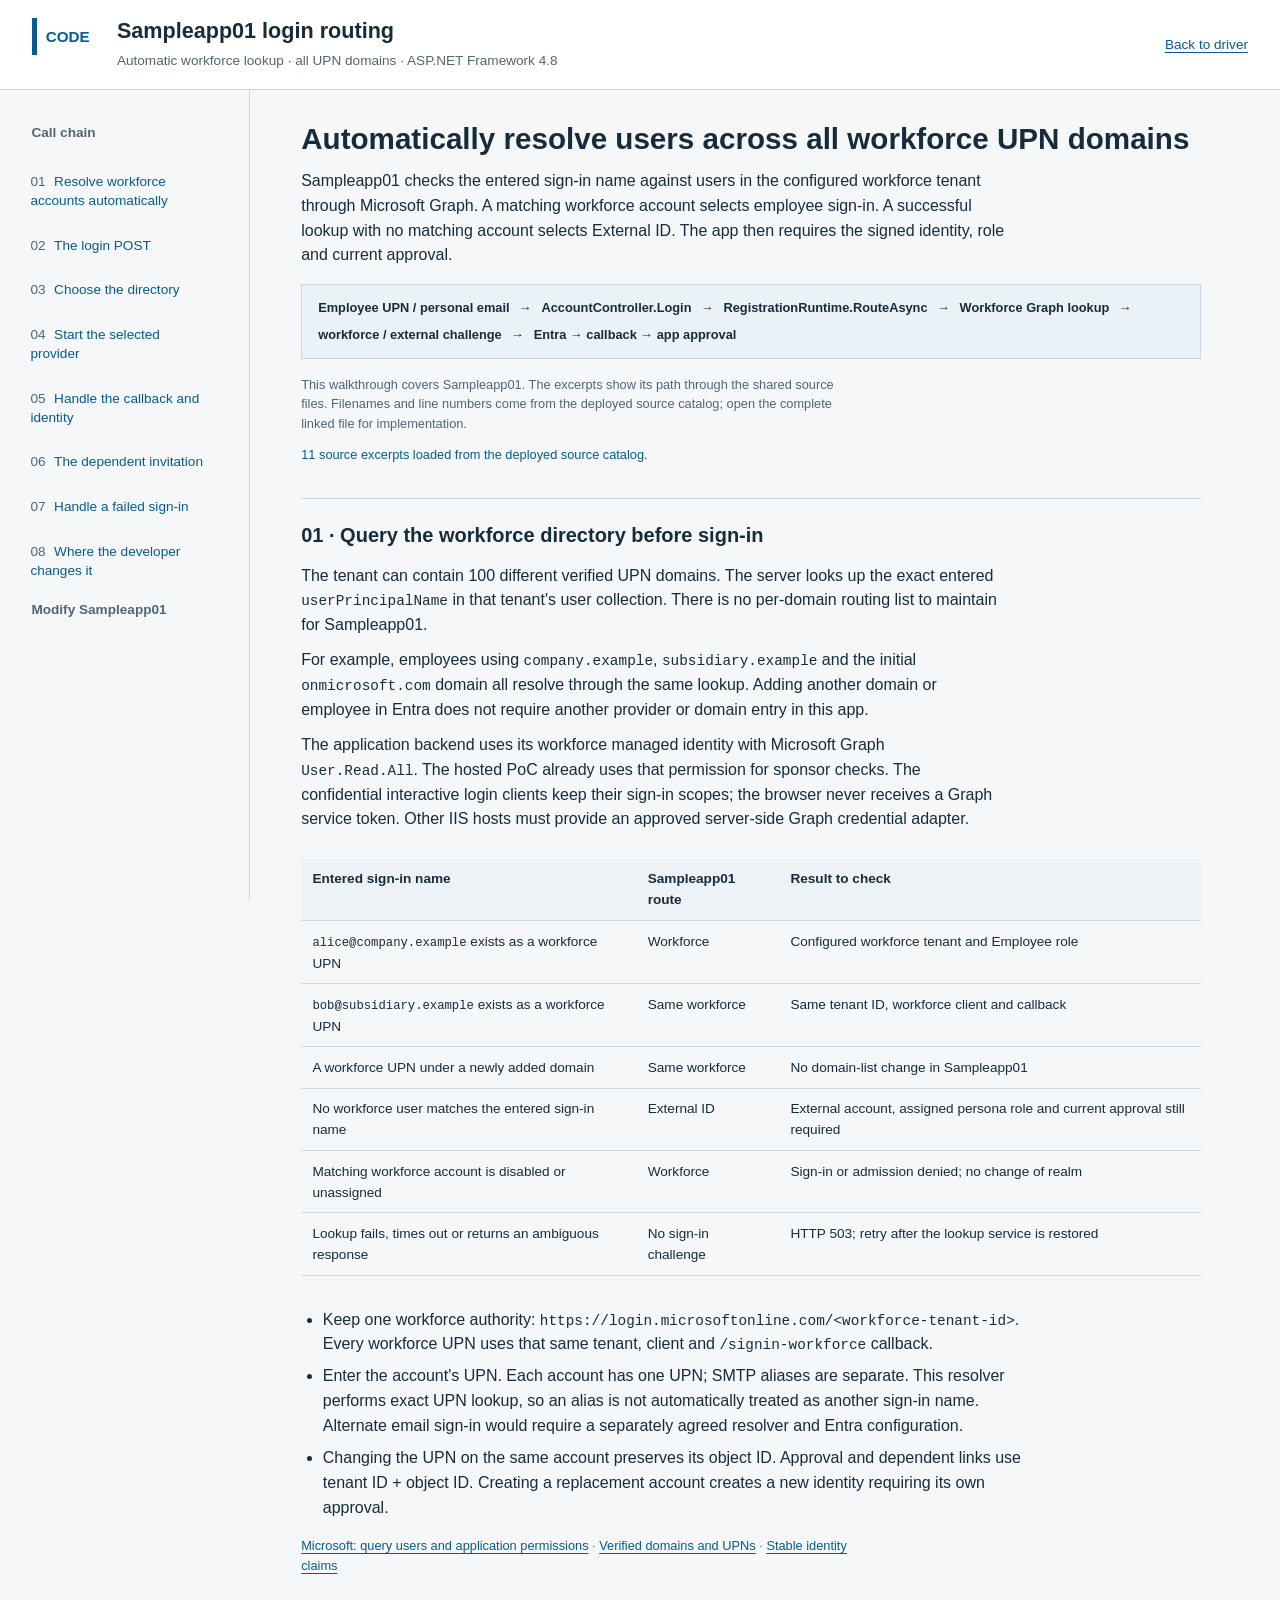
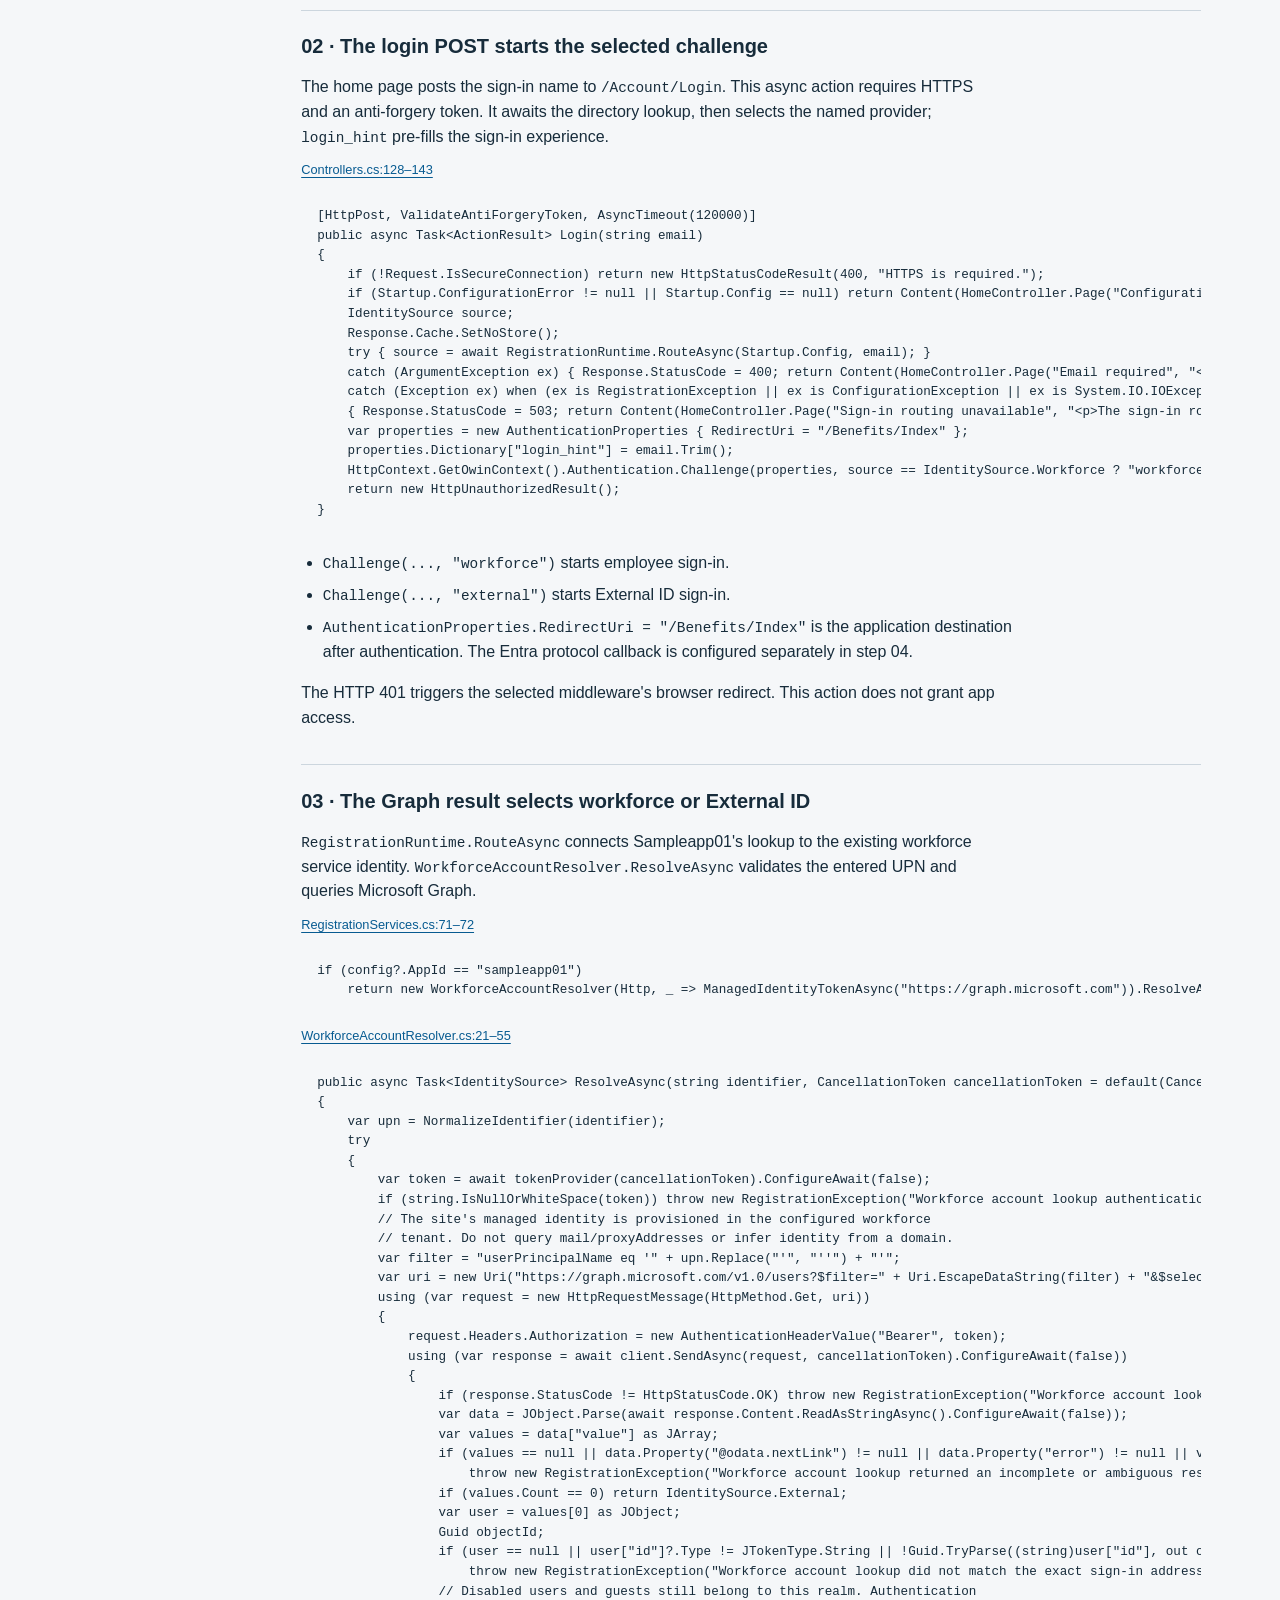
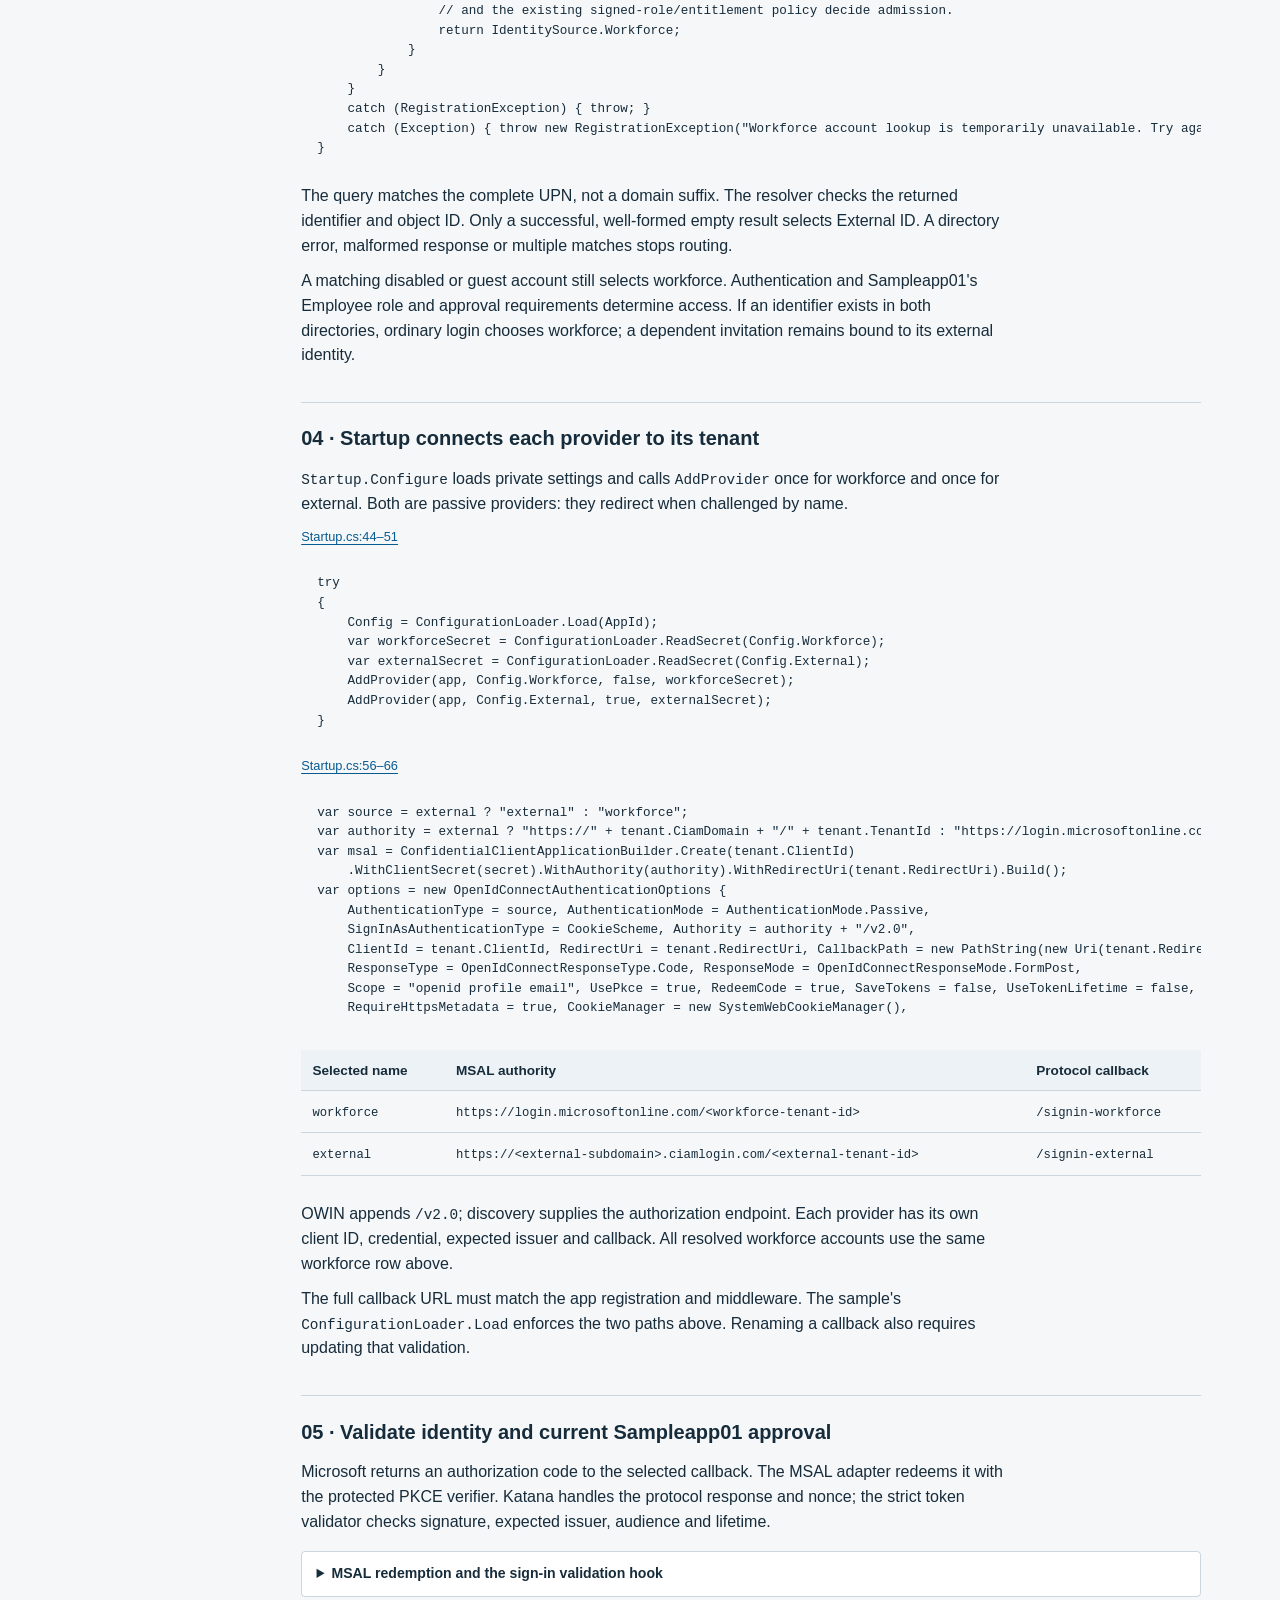
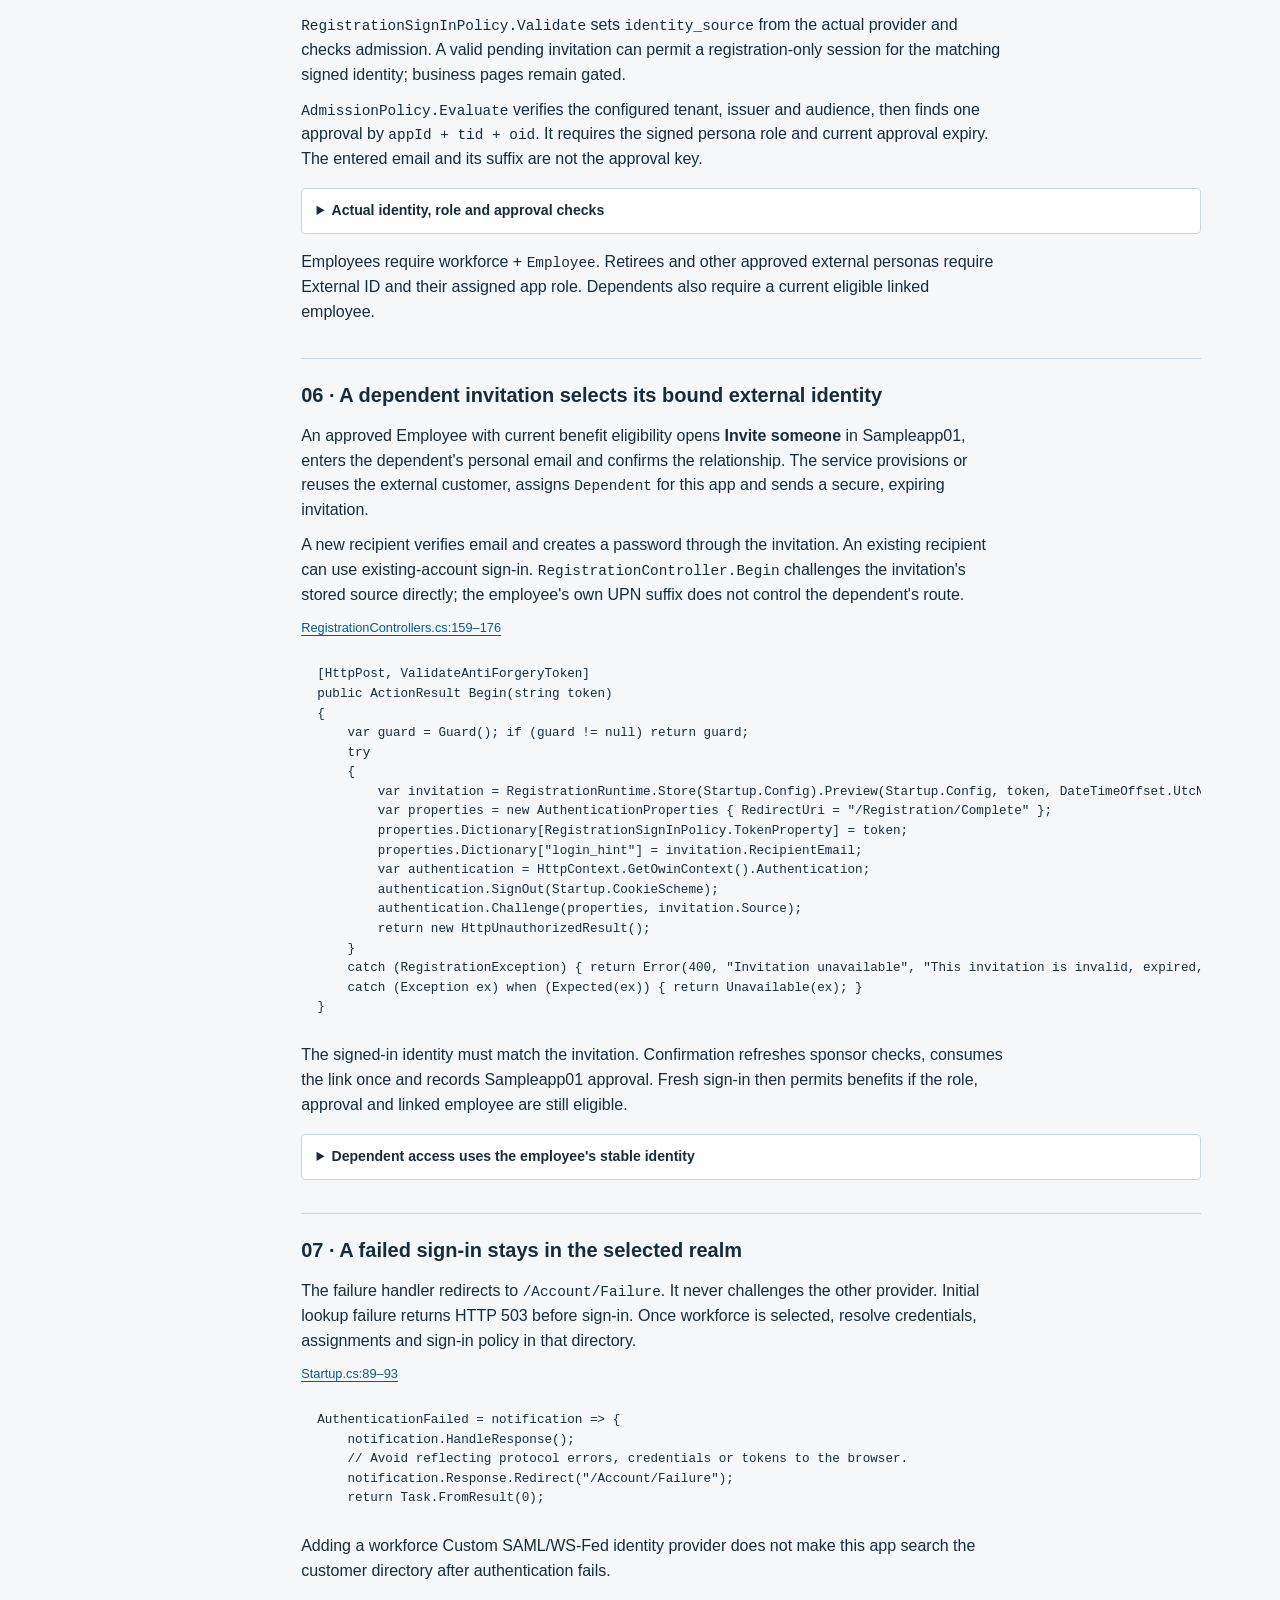
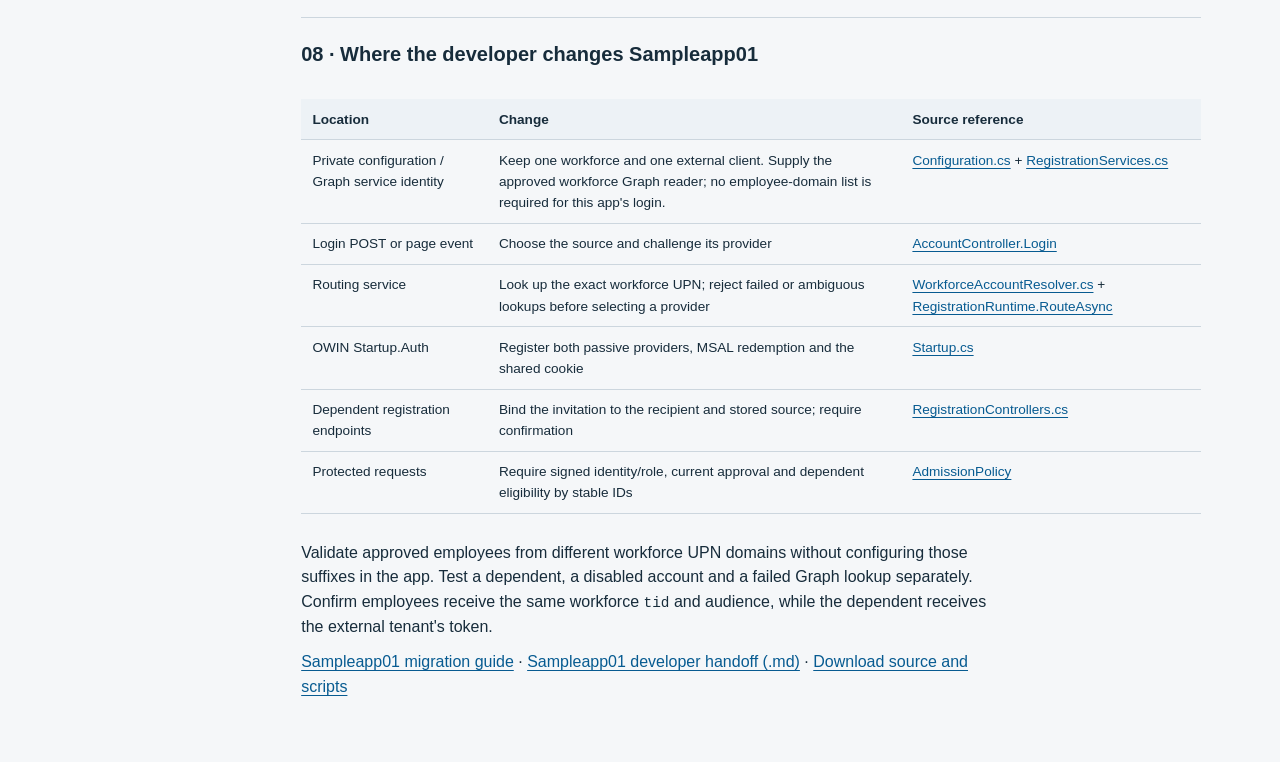
<file: driver/login-routing.html>
<!doctype html>
<html lang="en">
<head>
  <meta charset="utf-8">
  <meta name="viewport" content="width=device-width, initial-scale=1">
  <meta name="color-scheme" content="light">
  <meta name="description" content="Sampleapp01 source walkthrough: automatically look up the entered workforce UPN in Microsoft Graph across all employee domains, select its tenant, and validate identity and dependent approval.">
  <title>Sampleapp01 login routing · PoC source walkthrough</title>
  <link rel="icon" href="data:,">
  <link rel="stylesheet" href="site.css">
  <link rel="stylesheet" href="migration.css">
  <script src="code-samples.js" defer></script>
  <script src="login-routing.js" defer></script>
</head>
<body class="migration-page routing-page">
  <a class="skip-link" href="#routing-content">Skip to Sampleapp01 login routing</a>
  <header class="site-header">
    <div class="heading"><span class="product-mark" aria-hidden="true">CODE</span><div><h1>Sampleapp01 login routing</h1><p>Automatic workforce lookup · all UPN domains · ASP.NET Framework 4.8</p></div></div>
    <a class="secondary" href="index.html">Back to driver</a>
  </header>
  <div class="workspace">
    <aside class="rail">
      <nav aria-label="Sampleapp01 login routing walkthrough">
        <a class="rail-overview" href="#routing-content">Call chain</a>
        <ol>
          <li><a href="#domains">Resolve workforce accounts automatically</a></li>
          <li><a href="#entry">The login POST</a></li>
          <li><a href="#decision">Choose the directory</a></li>
          <li><a href="#authority">Start the selected provider</a></li>
          <li><a href="#return">Handle the callback and identity</a></li>
          <li><a href="#dependent">The dependent invitation</a></li>
          <li><a href="#failure">Handle a failed sign-in</a></li>
          <li><a href="#change-map">Where the developer changes it</a></li>
        </ol>
        <a class="rail-overview" href="migration-sampleapp01.html">Modify Sampleapp01</a>
      </nav>
    </aside>
    <main>
      <article id="routing-content">
        <h2>Automatically resolve users across all workforce UPN domains</h2>
        <p>Sampleapp01 checks the entered sign-in name against users in the configured workforce tenant through Microsoft Graph. A matching workforce account selects employee sign-in. A successful lookup with no matching account selects External ID. The app then requires the signed identity, role and current approval.</p>
        <div class="routing-chain" aria-label="Sampleapp01 login call chain"><span>Employee UPN / personal email</span><span aria-hidden="true">→</span><span>AccountController.Login</span><span aria-hidden="true">→</span><span>RegistrationRuntime.RouteAsync</span><span aria-hidden="true">→</span><span>Workforce Graph lookup</span><span aria-hidden="true">→</span><span>workforce / external challenge</span><span aria-hidden="true">→</span><span>Entra → callback → app approval</span></div>
        <p class="source-note">This walkthrough covers Sampleapp01. The excerpts show its path through the shared source files. Filenames and line numbers come from the deployed source catalog; open the complete linked file for implementation.</p>
        <p id="routing-status" class="source-note" role="status" aria-live="polite">Loading source excerpts…</p>
        <noscript><p>Enable JavaScript to view the excerpts, or <a href="source/net48-source.zip">download the complete source</a>.</p></noscript>
        <nav class="migration-toc" aria-label="Jump to Sampleapp01 routing"><a href="#domains">Automatic lookup</a><a href="#entry">Login</a><a href="#decision">Decision</a><a href="#authority">Authority</a><a href="#return">Callback</a><a href="#dependent">Dependent</a><a href="#failure">Failure</a></nav>

        <section id="domains" aria-labelledby="domains-title">
          <h3 id="domains-title">01 · Query the workforce directory before sign-in</h3>
          <p>The tenant can contain 100 different verified UPN domains. The server looks up the exact entered <code>userPrincipalName</code> in that tenant's user collection. There is no per-domain routing list to maintain for Sampleapp01.</p>
          <p>For example, employees using <code>company.example</code>, <code>subsidiary.example</code> and the initial <code>onmicrosoft.com</code> domain all resolve through the same lookup. Adding another domain or employee in Entra does not require another provider or domain entry in this app.</p>
          <p>The application backend uses its workforce managed identity with Microsoft Graph <code>User.Read.All</code>. The hosted PoC already uses that permission for sponsor checks. The confidential interactive login clients keep their sign-in scopes; the browser never receives a Graph service token. Other IIS hosts must provide an approved server-side Graph credential adapter.</p>
          <div class="table-scroll"><table><thead><tr><th scope="col">Entered sign-in name</th><th scope="col">Sampleapp01 route</th><th scope="col">Result to check</th></tr></thead><tbody>
            <tr><td><code>alice@company.example</code> exists as a workforce UPN</td><td>Workforce</td><td>Configured workforce tenant and Employee role</td></tr>
            <tr><td><code>bob@subsidiary.example</code> exists as a workforce UPN</td><td>Same workforce</td><td>Same tenant ID, workforce client and callback</td></tr>
            <tr><td>A workforce UPN under a newly added domain</td><td>Same workforce</td><td>No domain-list change in Sampleapp01</td></tr>
            <tr><td>No workforce user matches the entered sign-in name</td><td>External ID</td><td>External account, assigned persona role and current approval still required</td></tr>
            <tr><td>Matching workforce account is disabled or unassigned</td><td>Workforce</td><td>Sign-in or admission denied; no change of realm</td></tr>
            <tr><td>Lookup fails, times out or returns an ambiguous response</td><td>No sign-in challenge</td><td>HTTP 503; retry after the lookup service is restored</td></tr>
          </tbody></table></div>
          <ul>
            <li>Keep one workforce authority: <code>https://login.microsoftonline.com/&lt;workforce-tenant-id&gt;</code>. Every workforce UPN uses that same tenant, client and <code>/signin-workforce</code> callback.</li>
            <li>Enter the account's UPN. Each account has one UPN; SMTP aliases are separate. This resolver performs exact UPN lookup, so an alias is not automatically treated as another sign-in name. Alternate email sign-in would require a separately agreed resolver and Entra configuration.</li>
            <li>Changing the UPN on the same account preserves its object ID. Approval and dependent links use tenant ID + object ID. Creating a replacement account creates a new identity requiring its own approval.</li>
          </ul>
          <p class="source-note"><a href="https://learn.microsoft.com/en-us/graph/api/user-list?view=graph-rest-1.0">Microsoft: query users and application permissions</a> · <a href="https://learn.microsoft.com/en-us/entra/identity/users/domains-manage">Verified domains and UPNs</a> · <a href="https://learn.microsoft.com/en-us/entra/identity-platform/id-token-claims-reference#use-claims-to-reliably-identify-a-user">Stable identity claims</a></p>
        </section>

        <section id="entry" aria-labelledby="entry-title">
          <h3 id="entry-title">02 · The login POST starts the selected challenge</h3>
          <p>The home page posts the sign-in name to <code>/Account/Login</code>. This async action requires HTTPS and an anti-forgery token. It awaits the directory lookup, then selects the named provider; <code>login_hint</code> pre-fills the sign-in experience.</p>
          <p class="source-note"><a data-source-link="login" href="index.html#code/sampleapp01/samples%2Fnet48%2FShared%2FControllers.cs">Controllers.cs · AccountController.Login</a></p>
          <pre tabindex="0" aria-label="Login controller source"><code data-snippet="login">Loading source…</code></pre>
          <ul>
            <li><code>Challenge(..., "workforce")</code> starts employee sign-in.</li>
            <li><code>Challenge(..., "external")</code> starts External ID sign-in.</li>
            <li><code>AuthenticationProperties.RedirectUri = "/Benefits/Index"</code> is the application destination after authentication. The Entra protocol callback is configured separately in step 04.</li>
          </ul>
          <p>The HTTP 401 triggers the selected middleware's browser redirect. This action does not grant app access.</p>
        </section>

        <section id="decision" aria-labelledby="decision-title">
          <h3 id="decision-title">03 · The Graph result selects workforce or External ID</h3>
          <p><code>RegistrationRuntime.RouteAsync</code> connects Sampleapp01's lookup to the existing workforce service identity. <code>WorkforceAccountResolver.ResolveAsync</code> validates the entered UPN and queries Microsoft Graph.</p>
          <p class="source-note"><a data-source-link="runtime" href="index.html#code/sampleapp01/samples%2Fnet48%2FShared%2FRegistrationServices.cs">RegistrationServices.cs · RouteAsync</a></p>
          <pre tabindex="0" aria-label="Async Sampleapp01 routing integration"><code data-snippet="runtime">Loading source…</code></pre>
          <p class="source-note"><a data-source-link="resolver" href="index.html#code/sampleapp01/samples%2Fnet48%2FShared%2FWorkforceAccountResolver.cs">WorkforceAccountResolver.cs · ResolveAsync</a></p>
          <pre tabindex="0" aria-label="Actual automatic workforce account resolution"><code data-snippet="resolver">Loading source…</code></pre>
          <p>The query matches the complete UPN, not a domain suffix. The resolver checks the returned identifier and object ID. Only a successful, well-formed empty result selects External ID. A directory error, malformed response or multiple matches stops routing.</p>
          <p>A matching disabled or guest account still selects workforce. Authentication and Sampleapp01's Employee role and approval requirements determine access. If an identifier exists in both directories, ordinary login chooses workforce; a dependent invitation remains bound to its external identity.</p>
        </section>

        <section id="authority" aria-labelledby="authority-title">
          <h3 id="authority-title">04 · Startup connects each provider to its tenant</h3>
          <p><code>Startup.Configure</code> loads private settings and calls <code>AddProvider</code> once for workforce and once for external. Both are passive providers: they redirect when challenged by name.</p>
          <p class="source-note"><a data-source-link="providers" href="index.html#code/sampleapp01/samples%2Fnet48%2FShared%2FStartup.cs">Startup.cs · provider registration</a></p>
          <pre tabindex="0" aria-label="Register the two authentication providers"><code data-snippet="providers">Loading source…</code></pre>
          <p class="source-note"><a data-source-link="authority" href="index.html#code/sampleapp01/samples%2Fnet48%2FShared%2FStartup.cs">Startup.cs · AddProvider</a></p>
          <pre tabindex="0" aria-label="Tenant authority and callback selection"><code data-snippet="authority">Loading source…</code></pre>
          <div class="table-scroll"><table><thead><tr><th scope="col">Selected name</th><th scope="col">MSAL authority</th><th scope="col">Protocol callback</th></tr></thead><tbody>
            <tr><td><code>workforce</code></td><td><code>https://login.microsoftonline.com/&lt;workforce-tenant-id&gt;</code></td><td><code>/signin-workforce</code></td></tr>
            <tr><td><code>external</code></td><td><code>https://&lt;external-subdomain&gt;.ciamlogin.com/&lt;external-tenant-id&gt;</code></td><td><code>/signin-external</code></td></tr>
          </tbody></table></div>
          <p>OWIN appends <code>/v2.0</code>; discovery supplies the authorization endpoint. Each provider has its own client ID, credential, expected issuer and callback. All resolved workforce accounts use the same workforce row above.</p>
          <p>The full callback URL must match the app registration and middleware. The sample's <code>ConfigurationLoader.Load</code> enforces the two paths above. Renaming a callback also requires updating that validation.</p>
        </section>

        <section id="return" aria-labelledby="return-title">
          <h3 id="return-title">05 · Validate identity and current Sampleapp01 approval</h3>
          <p>Microsoft returns an authorization code to the selected callback. The MSAL adapter redeems it with the protected PKCE verifier. Katana handles the protocol response and nonce; the strict token validator checks signature, expected issuer, audience and lifetime.</p>
          <details><summary>MSAL redemption and the sign-in validation hook</summary><p class="source-note"><a data-source-link="msal" href="index.html#code/sampleapp01/samples%2Fnet48%2FShared%2FMsalOpenIdConnect.cs">MsalOpenIdConnect.cs</a></p><pre tabindex="0" aria-label="MSAL code redemption"><code data-snippet="msal">Loading source…</code></pre><p class="source-note"><a data-source-link="validation-hook" href="index.html#code/sampleapp01/samples%2Fnet48%2FShared%2FStartup.cs">Startup.cs · validated-token notification</a></p><pre tabindex="0" aria-label="Validated-token hook"><code data-snippet="validation-hook">Loading source…</code></pre></details>
          <p><code>RegistrationSignInPolicy.Validate</code> sets <code>identity_source</code> from the actual provider and checks admission. A valid pending invitation can permit a registration-only session for the matching signed identity; business pages remain gated.</p>
          <p><code>AdmissionPolicy.Evaluate</code> verifies the configured tenant, issuer and audience, then finds one approval by <code>appId + tid + oid</code>. It requires the signed persona role and current approval expiry. The entered email and its suffix are not the approval key.</p>
          <details><summary>Actual identity, role and approval checks</summary><p class="source-note"><a data-source-link="admission" href="index.html#code/sampleapp01/samples%2Fnet48%2FShared%2FPolicy.cs">Policy.cs · AdmissionPolicy.Evaluate</a></p><pre tabindex="0" aria-label="Identity and app approval checks"><code data-snippet="admission">Loading source…</code></pre></details>
          <p>Employees require workforce + <code>Employee</code>. Retirees and other approved external personas require External ID and their assigned app role. Dependents also require a current eligible linked employee.</p>
        </section>

        <section id="dependent" aria-labelledby="dependent-title">
          <h3 id="dependent-title">06 · A dependent invitation selects its bound external identity</h3>
          <p>An approved Employee with current benefit eligibility opens <strong>Invite someone</strong> in Sampleapp01, enters the dependent's personal email and confirms the relationship. The service provisions or reuses the external customer, assigns <code>Dependent</code> for this app and sends a secure, expiring invitation.</p>
          <p>A new recipient verifies email and creates a password through the invitation. An existing recipient can use existing-account sign-in. <code>RegistrationController.Begin</code> challenges the invitation's stored source directly; the employee's own UPN suffix does not control the dependent's route.</p>
          <p class="source-note"><a data-source-link="invitation-begin" href="index.html#code/sampleapp01/samples%2Fnet48%2FShared%2FRegistrationControllers.cs">RegistrationControllers.cs · Begin</a></p>
          <pre tabindex="0" aria-label="Bound dependent invitation sign-in challenge"><code data-snippet="invitation-begin">Loading source…</code></pre>
          <p>The signed-in identity must match the invitation. Confirmation refreshes sponsor checks, consumes the link once and records Sampleapp01 approval. Fresh sign-in then permits benefits if the role, approval and linked employee are still eligible.</p>
          <details><summary>Dependent access uses the employee's stable identity</summary><p class="source-note"><a data-source-link="dependent-admission" href="index.html#code/sampleapp01/samples%2Fnet48%2FShared%2FPolicy.cs">Policy.cs · dependent admission</a></p><pre tabindex="0" aria-label="Dependent stable employee link checks"><code data-snippet="dependent-admission">Loading source…</code></pre><p>The link uses <code>LinkedEmployeeTenantId</code> and <code>LinkedEmployeeObjectId</code>. A UPN rename on that same account does not move the dependent to another sponsor.</p></details>
        </section>

        <section id="failure" aria-labelledby="failure-title">
          <h3 id="failure-title">07 · A failed sign-in stays in the selected realm</h3>
          <p>The failure handler redirects to <code>/Account/Failure</code>. It never challenges the other provider. Initial lookup failure returns HTTP 503 before sign-in. Once workforce is selected, resolve credentials, assignments and sign-in policy in that directory.</p>
          <p class="source-note"><a data-source-link="failure" href="index.html#code/sampleapp01/samples%2Fnet48%2FShared%2FStartup.cs">Startup.cs · AuthenticationFailed</a></p>
          <pre tabindex="0" aria-label="Failure handler without realm fallback"><code data-snippet="failure">Loading source…</code></pre>
          <p>Adding a workforce Custom SAML/WS-Fed identity provider does not make this app search the customer directory after authentication fails.</p>
        </section>

        <section id="change-map" aria-labelledby="change-map-title">
          <h3 id="change-map-title">08 · Where the developer changes Sampleapp01</h3>
          <div class="table-scroll"><table><thead><tr><th scope="col">Location</th><th scope="col">Change</th><th scope="col">Source reference</th></tr></thead><tbody>
            <tr><td>Private configuration / Graph service identity</td><td>Keep one workforce and one external client. Supply the approved workforce Graph reader; no employee-domain list is required for this app's login.</td><td><a href="index.html#code/sampleapp01/samples%2Fnet48%2FShared%2FConfiguration.cs">Configuration.cs</a> + <a href="index.html#code/sampleapp01/samples%2Fnet48%2FShared%2FRegistrationServices.cs">RegistrationServices.cs</a></td></tr>
            <tr><td>Login POST or page event</td><td>Choose the source and challenge its provider</td><td><a href="index.html#code/sampleapp01/samples%2Fnet48%2FShared%2FControllers.cs">AccountController.Login</a></td></tr>
            <tr><td>Routing service</td><td>Look up the exact workforce UPN; reject failed or ambiguous lookups before selecting a provider</td><td><a href="index.html#code/sampleapp01/samples%2Fnet48%2FShared%2FWorkforceAccountResolver.cs">WorkforceAccountResolver.cs</a> + <a href="index.html#code/sampleapp01/samples%2Fnet48%2FShared%2FRegistrationServices.cs">RegistrationRuntime.RouteAsync</a></td></tr>
            <tr><td>OWIN Startup.Auth</td><td>Register both passive providers, MSAL redemption and the shared cookie</td><td><a href="index.html#code/sampleapp01/samples%2Fnet48%2FShared%2FStartup.cs">Startup.cs</a></td></tr>
            <tr><td>Dependent registration endpoints</td><td>Bind the invitation to the recipient and stored source; require confirmation</td><td><a href="index.html#code/sampleapp01/samples%2Fnet48%2FShared%2FRegistrationControllers.cs">RegistrationControllers.cs</a></td></tr>
            <tr><td>Protected requests</td><td>Require signed identity/role, current approval and dependent eligibility by stable IDs</td><td><a href="index.html#code/sampleapp01/samples%2Fnet48%2FShared%2FPolicy.cs">AdmissionPolicy</a></td></tr>
          </tbody></table></div>
          <p>Validate approved employees from different workforce UPN domains without configuring those suffixes in the app. Test a dependent, a disabled account and a failed Graph lookup separately. Confirm employees receive the same workforce <code>tid</code> and audience, while the dependent receives the external tenant's token.</p>
          <p><a href="migration-sampleapp01.html">Sampleapp01 migration guide</a> · <a href="source/SAMPLEAPP01-IMPLEMENTATION-HANDOFF.md" download>Sampleapp01 developer handoff (.md)</a> · <a href="source/net48-source.zip">Download source and scripts</a></p>
        </section>
      </article>
    </main>
  </div>
</body>
</html>
</file>
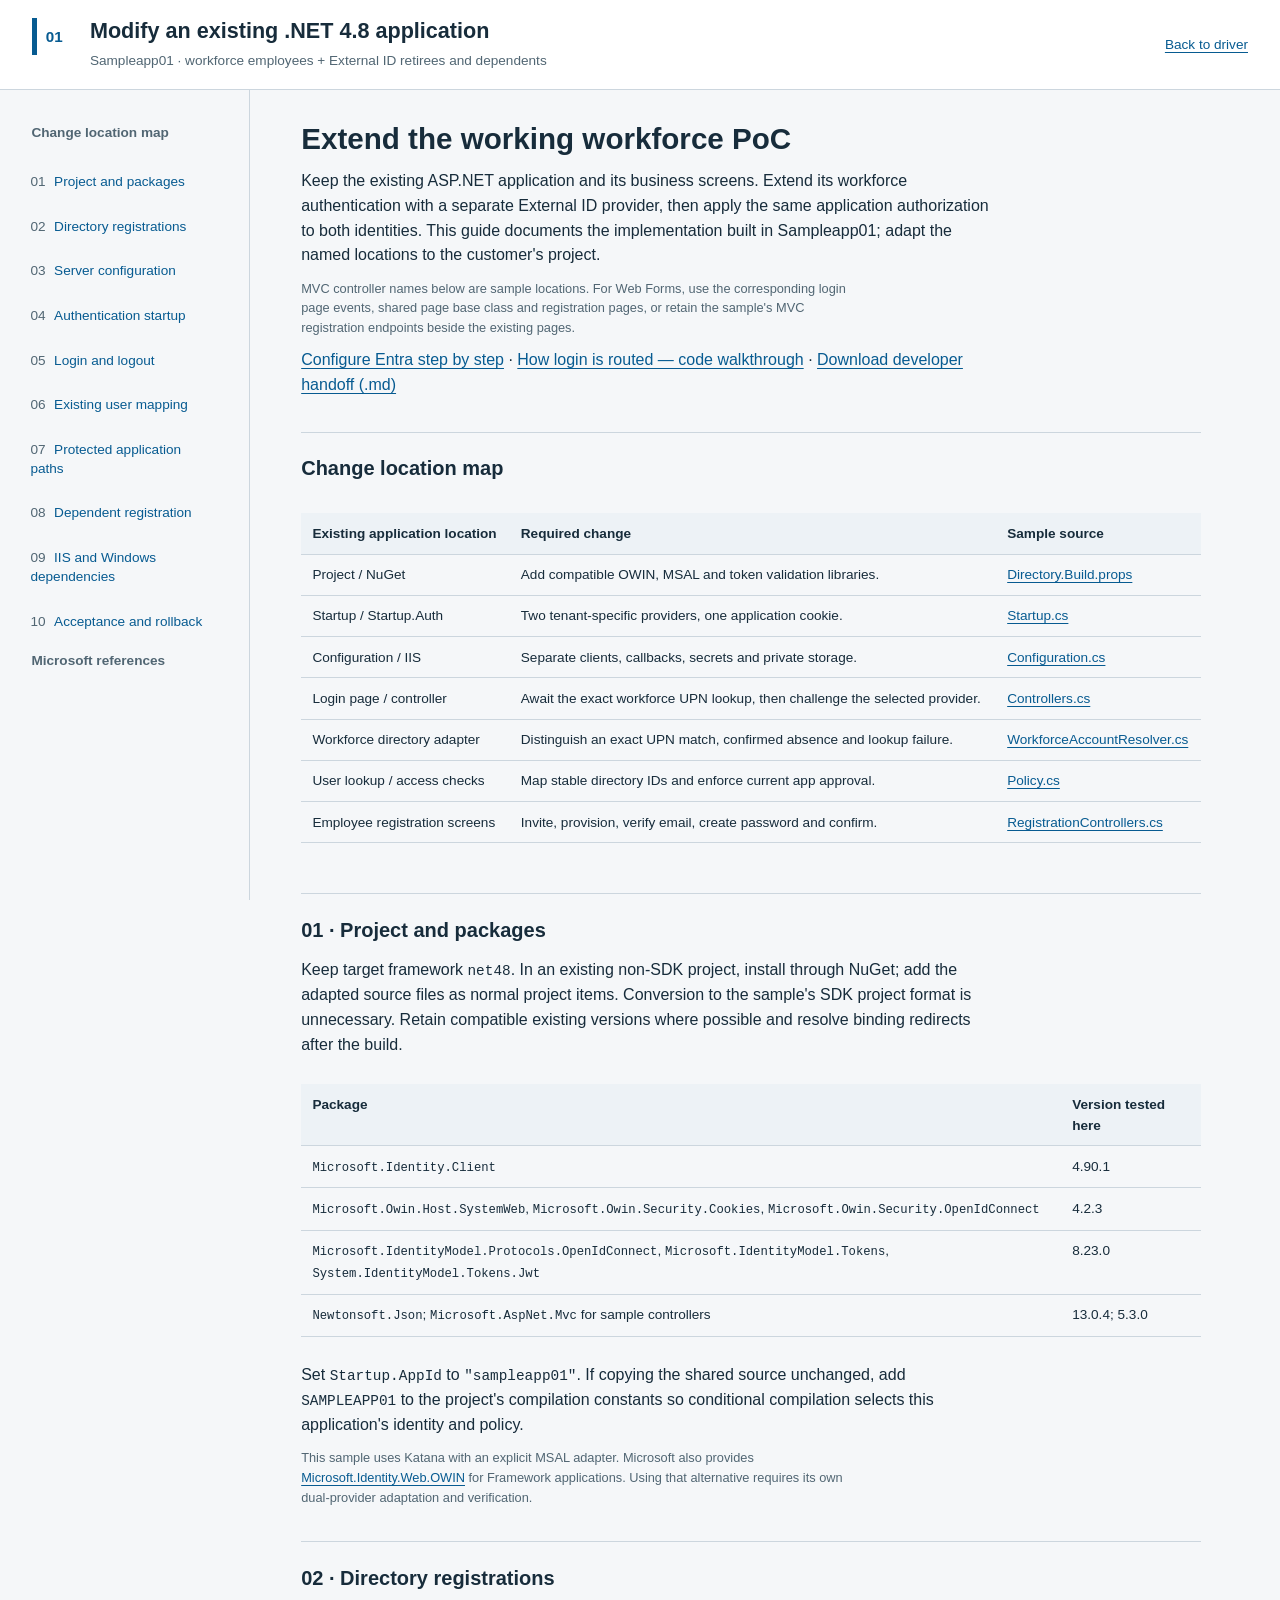
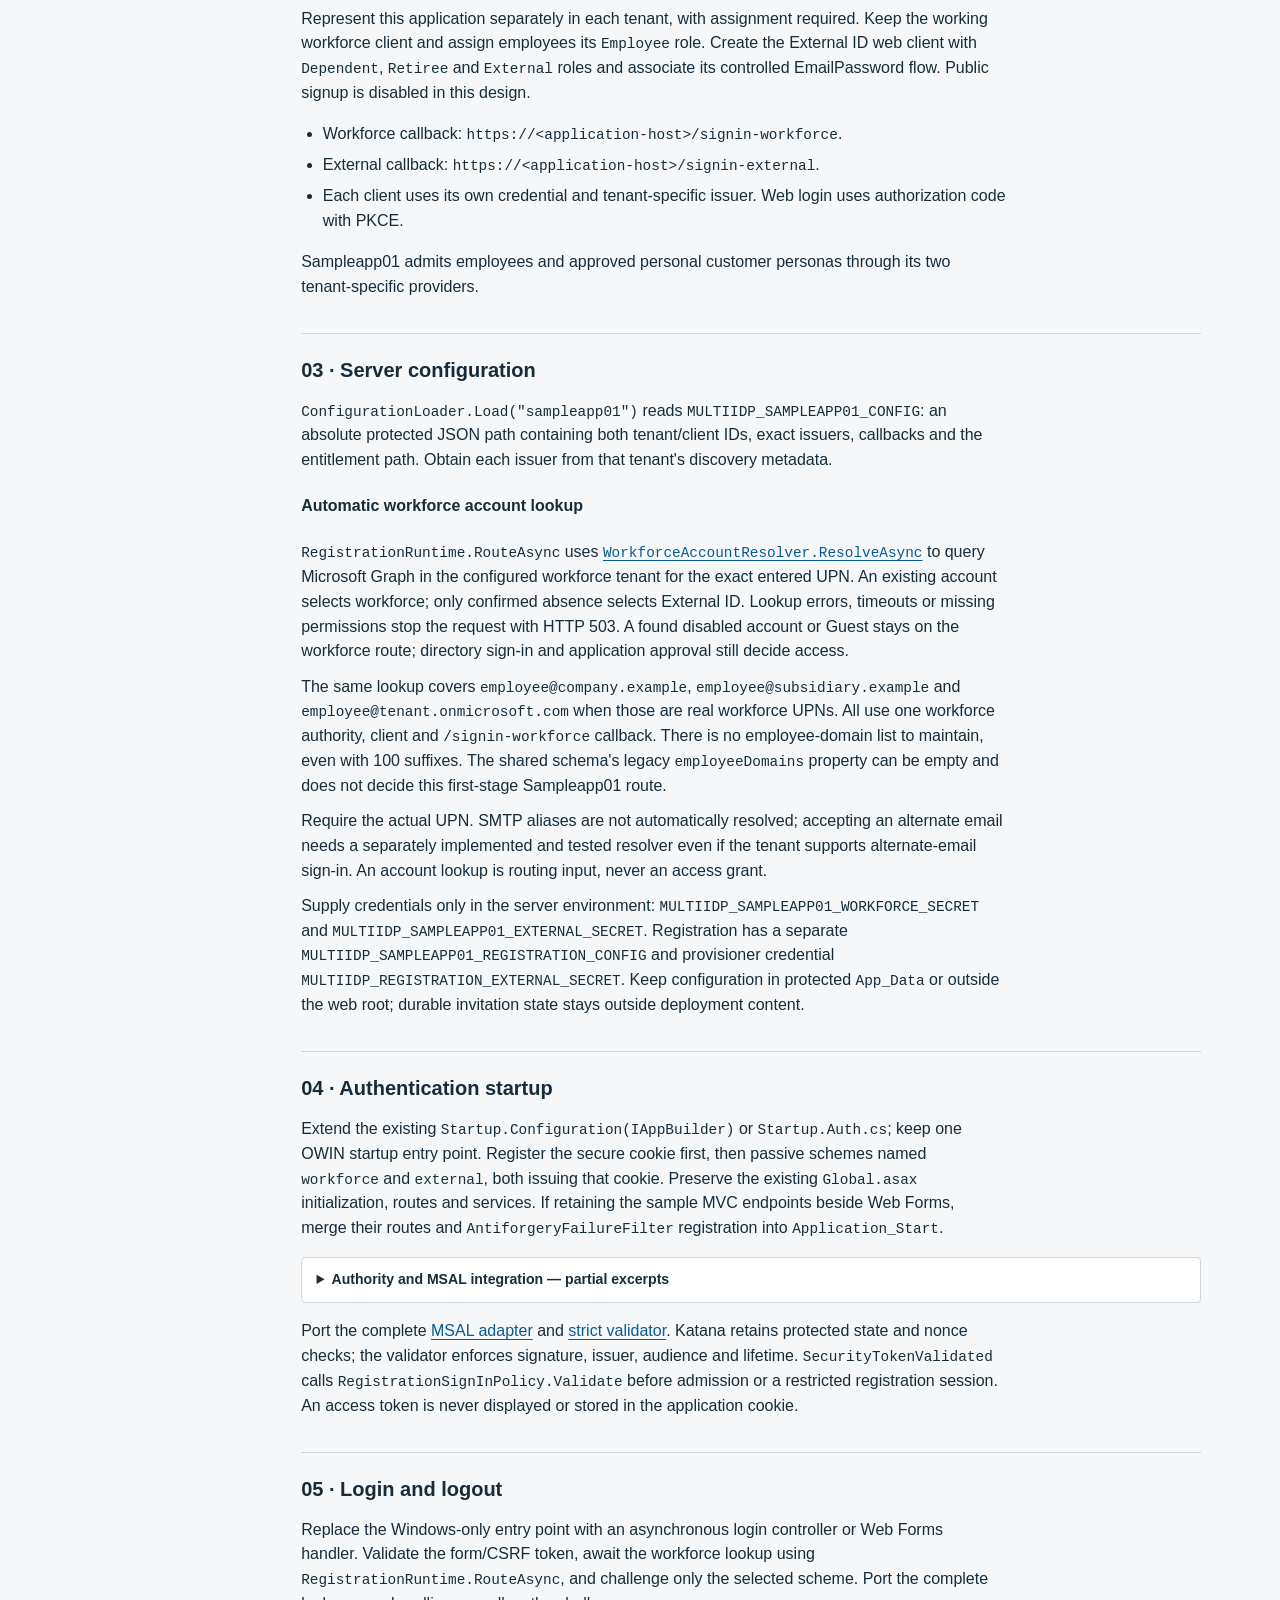
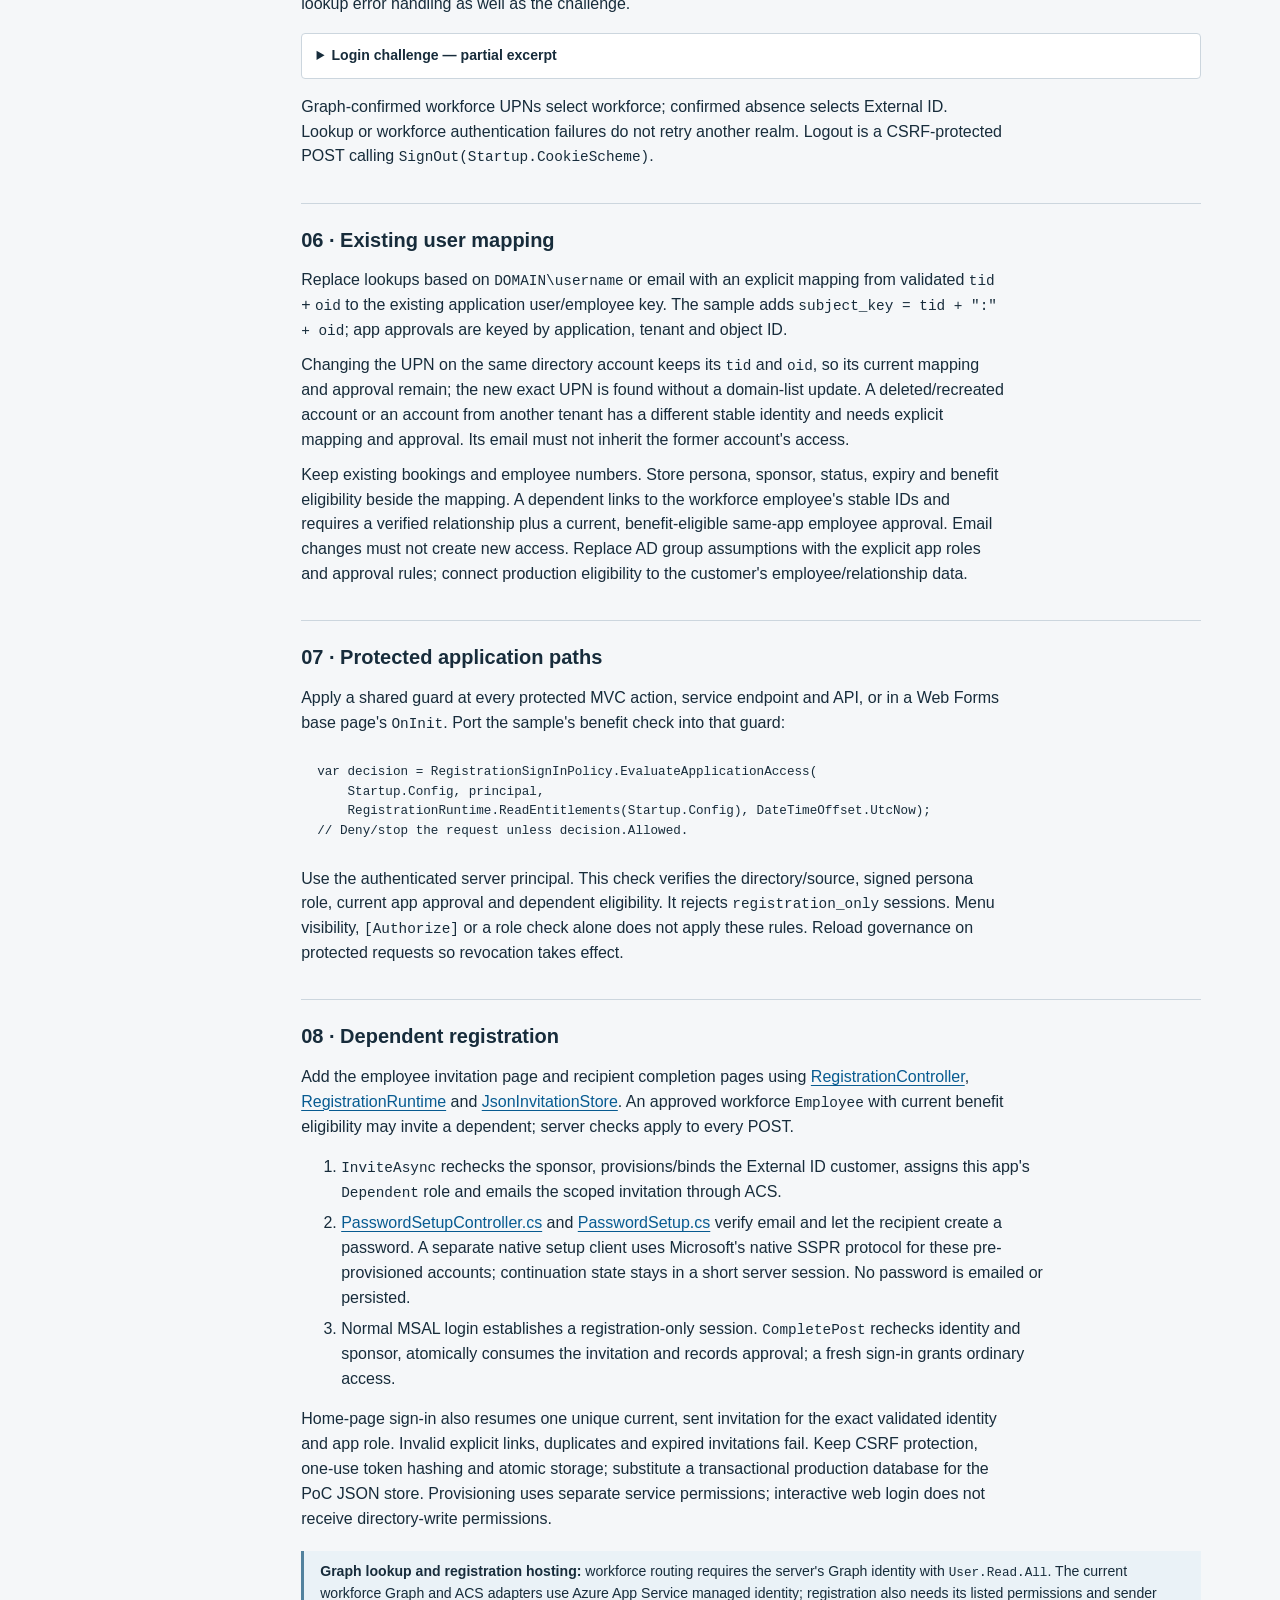
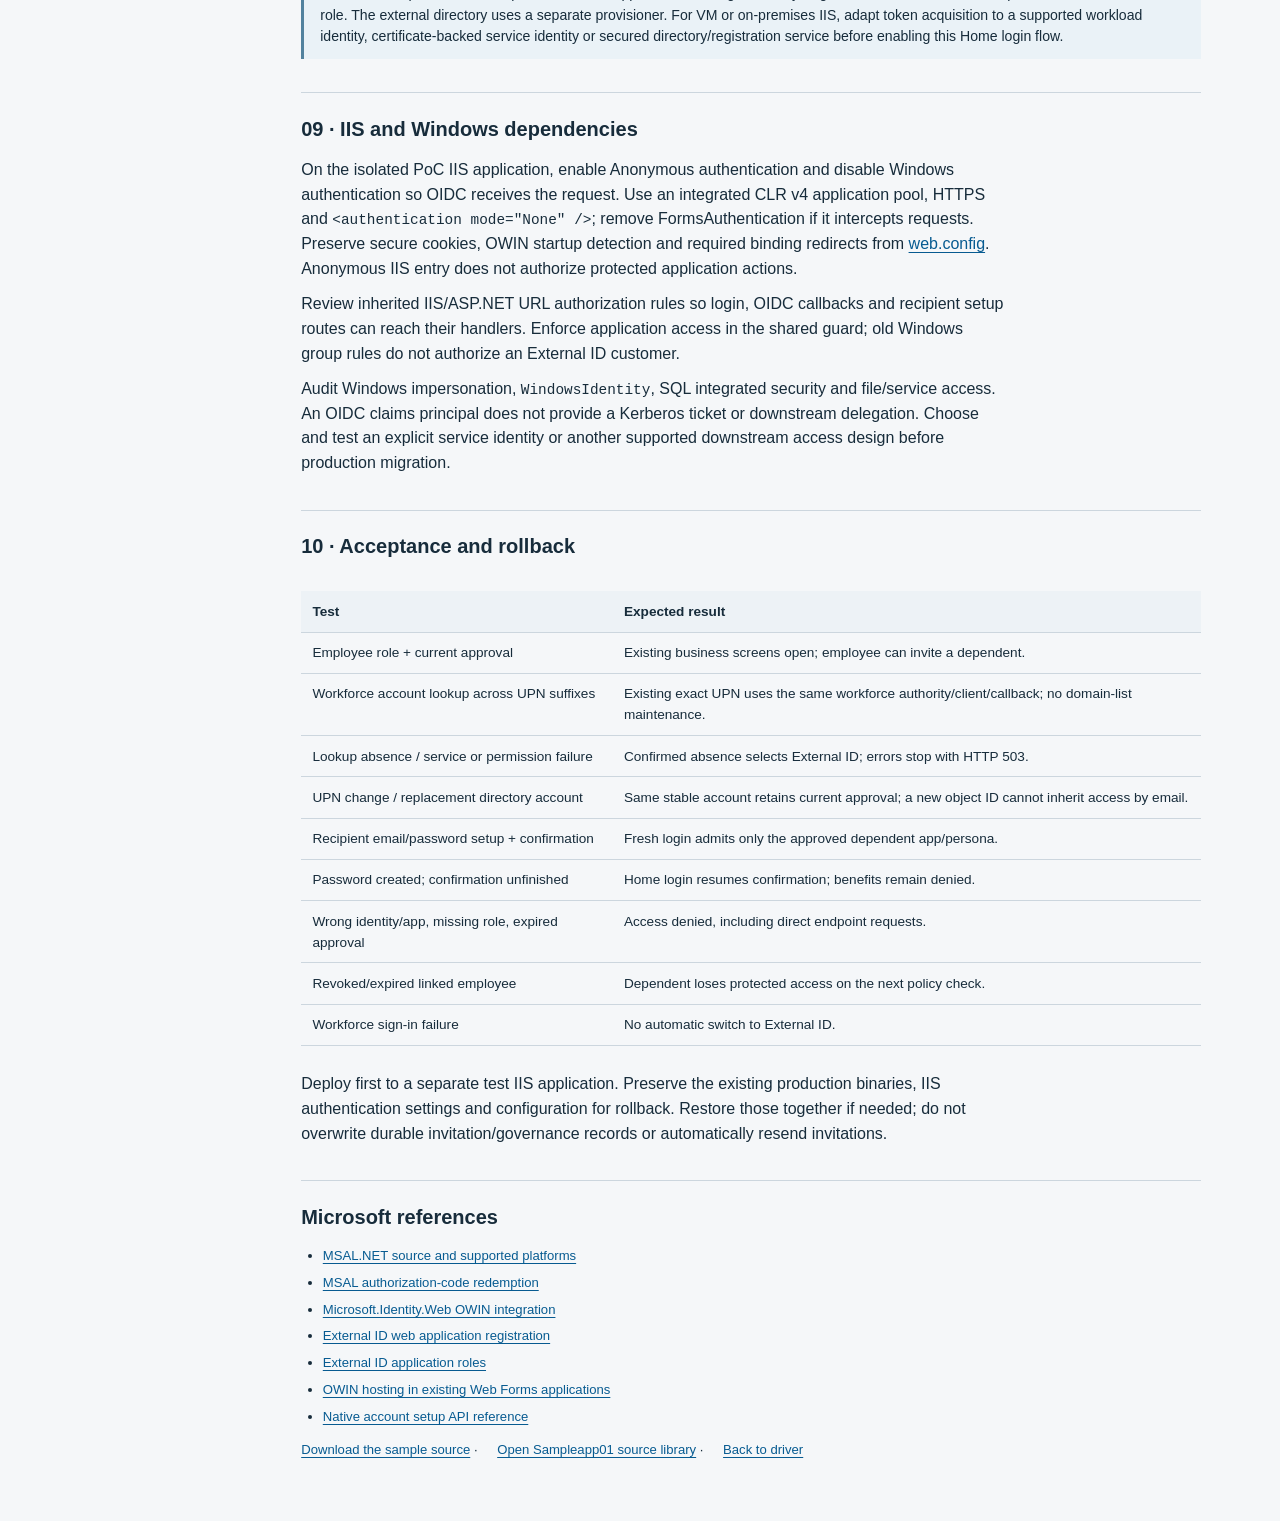
<file: driver/migration-sampleapp01.html>
<!doctype html>
<html lang="en">
<head>
  <meta charset="utf-8">
  <meta name="viewport" content="width=device-width, initial-scale=1">
  <meta name="color-scheme" content="light">
  <meta name="description" content="Change locations for adding workforce and External ID sign-in, dependent registration and application authorization to an existing ASP.NET .NET Framework 4.8 IIS application.">
  <title>Modify an existing .NET 4.8 application · Sampleapp01</title>
  <link rel="icon" href="data:,">
  <link rel="stylesheet" href="site.css">
  <link rel="stylesheet" href="migration.css">
</head>
<body class="migration-page">
  <a class="skip-link" href="#migration-content">Skip to migration guide</a>
  <header class="site-header">
    <div class="heading"><span class="product-mark" aria-hidden="true">01</span><div><h1>Modify an existing .NET 4.8 application</h1><p>Sampleapp01 · workforce employees + External ID retirees and dependents</p></div></div>
    <a class="secondary" href="index.html">Back to driver</a>
  </header>
  <div class="workspace">
    <aside class="rail">
      <nav aria-label="Application change locations">
        <a class="rail-overview" href="#location-map">Change location map</a>
        <ol>
          <li><a href="#packages">Project and packages</a></li>
          <li><a href="#registrations">Directory registrations</a></li>
          <li><a href="#configuration">Server configuration</a></li>
          <li><a href="#startup">Authentication startup</a></li>
          <li><a href="#login">Login and logout</a></li>
          <li><a href="#identity">Existing user mapping</a></li>
          <li><a href="#authorization">Protected application paths</a></li>
          <li><a href="#registration">Dependent registration</a></li>
          <li><a href="#iis">IIS and Windows dependencies</a></li>
          <li><a href="#acceptance">Acceptance and rollback</a></li>
        </ol>
        <a class="rail-overview" href="#references">Microsoft references</a>
      </nav>
    </aside>
    <main>
      <article id="migration-content">
        <h2>Extend the working workforce PoC</h2>
        <p>Keep the existing ASP.NET application and its business screens. Extend its workforce authentication with a separate External ID provider, then apply the same application authorization to both identities. This guide documents the implementation built in Sampleapp01; adapt the named locations to the customer's project.</p>
        <p class="source-note">MVC controller names below are sample locations. For Web Forms, use the corresponding login page events, shared page base class and registration pages, or retain the sample's MVC registration endpoints beside the existing pages.</p>
        <p><a href="entra-setup.html">Configure Entra step by step</a> · <a href="login-routing.html">How login is routed — code walkthrough</a> · <a href="source/SAMPLEAPP01-IMPLEMENTATION-HANDOFF.md" download>Download developer handoff (.md)</a></p>
        <nav class="migration-toc" aria-label="Jump to a change"><a href="#location-map">Location map</a><a href="#startup">Startup</a><a href="#login">Login</a><a href="#authorization">Authorization</a><a href="#registration">Registration</a><a href="#iis">IIS</a><a href="#acceptance">Checks</a></nav>

        <section id="location-map" aria-labelledby="location-map-title">
          <h3 id="location-map-title">Change location map</h3>
          <div class="table-scroll"><table>
            <thead><tr><th>Existing application location</th><th>Required change</th><th>Sample source</th></tr></thead>
            <tbody>
              <tr><td>Project / NuGet</td><td>Add compatible OWIN, MSAL and token validation libraries.</td><td><a href="index.html#code/sampleapp01/samples%2Fnet48%2FDirectory.Build.props">Directory.Build.props</a></td></tr>
              <tr><td>Startup / Startup.Auth</td><td>Two tenant-specific providers, one application cookie.</td><td><a href="index.html#code/sampleapp01/samples%2Fnet48%2FShared%2FStartup.cs">Startup.cs</a></td></tr>
              <tr><td>Configuration / IIS</td><td>Separate clients, callbacks, secrets and private storage.</td><td><a href="index.html#code/sampleapp01/samples%2Fnet48%2FShared%2FConfiguration.cs">Configuration.cs</a></td></tr>
              <tr><td>Login page / controller</td><td>Await the exact workforce UPN lookup, then challenge the selected provider.</td><td><a href="index.html#code/sampleapp01/samples%2Fnet48%2FShared%2FControllers.cs">Controllers.cs</a></td></tr>
              <tr><td>Workforce directory adapter</td><td>Distinguish an exact UPN match, confirmed absence and lookup failure.</td><td><a href="index.html#code/sampleapp01/samples%2Fnet48%2FShared%2FWorkforceAccountResolver.cs">WorkforceAccountResolver.cs</a></td></tr>
              <tr><td>User lookup / access checks</td><td>Map stable directory IDs and enforce current app approval.</td><td><a href="index.html#code/sampleapp01/samples%2Fnet48%2FShared%2FPolicy.cs">Policy.cs</a></td></tr>
              <tr><td>Employee registration screens</td><td>Invite, provision, verify email, create password and confirm.</td><td><a href="index.html#code/sampleapp01/samples%2Fnet48%2FShared%2FRegistrationControllers.cs">RegistrationControllers.cs</a></td></tr>
            </tbody>
          </table></div>
        </section>

        <section id="packages" aria-labelledby="packages-title">
          <h3 id="packages-title">01 · Project and packages</h3>
          <p>Keep target framework <code>net48</code>. In an existing non-SDK project, install through NuGet; add the adapted source files as normal project items. Conversion to the sample's SDK project format is unnecessary. Retain compatible existing versions where possible and resolve binding redirects after the build.</p>
          <div class="table-scroll"><table>
            <thead><tr><th>Package</th><th>Version tested here</th></tr></thead>
            <tbody>
              <tr><td><code>Microsoft.Identity.Client</code></td><td>4.90.1</td></tr>
              <tr><td><code>Microsoft.Owin.Host.SystemWeb</code>, <code>Microsoft.Owin.Security.Cookies</code>, <code>Microsoft.Owin.Security.OpenIdConnect</code></td><td>4.2.3</td></tr>
              <tr><td><code>Microsoft.IdentityModel.Protocols.OpenIdConnect</code>, <code>Microsoft.IdentityModel.Tokens</code>, <code>System.IdentityModel.Tokens.Jwt</code></td><td>8.23.0</td></tr>
              <tr><td><code>Newtonsoft.Json</code>; <code>Microsoft.AspNet.Mvc</code> for sample controllers</td><td>13.0.4; 5.3.0</td></tr>
            </tbody>
          </table></div>
          <p>Set <code>Startup.AppId</code> to <code>"sampleapp01"</code>. If copying the shared source unchanged, add <code>SAMPLEAPP01</code> to the project's compilation constants so conditional compilation selects this application's identity and policy.</p>
          <p class="source-note">This sample uses Katana with an explicit MSAL adapter. Microsoft also provides <a href="https://learn.microsoft.com/en-us/entra/msidweb/frameworks/owin">Microsoft.Identity.Web.OWIN</a> for Framework applications. Using that alternative requires its own dual-provider adaptation and verification.</p>
        </section>

        <section id="registrations" aria-labelledby="registrations-title">
          <h3 id="registrations-title">02 · Directory registrations</h3>
          <p>Represent this application separately in each tenant, with assignment required. Keep the working workforce client and assign employees its <code>Employee</code> role. Create the External ID web client with <code>Dependent</code>, <code>Retiree</code> and <code>External</code> roles and associate its controlled EmailPassword flow. Public signup is disabled in this design.</p>
          <ul>
            <li>Workforce callback: <code>https://&lt;application-host&gt;/signin-workforce</code>.</li>
            <li>External callback: <code>https://&lt;application-host&gt;/signin-external</code>.</li>
            <li>Each client uses its own credential and tenant-specific issuer. Web login uses authorization code with PKCE.</li>
          </ul>
          <p>Sampleapp01 admits employees and approved personal customer personas through its two tenant-specific providers.</p>
        </section>

        <section id="configuration" aria-labelledby="configuration-title">
          <h3 id="configuration-title">03 · Server configuration</h3>
          <p><code>ConfigurationLoader.Load("sampleapp01")</code> reads <code>MULTIIDP_SAMPLEAPP01_CONFIG</code>: an absolute protected JSON path containing both tenant/client IDs, exact issuers, callbacks and the entitlement path. Obtain each issuer from that tenant's discovery metadata.</p>
          <h4>Automatic workforce account lookup</h4>
          <p><code>RegistrationRuntime.RouteAsync</code> uses <a href="index.html#code/sampleapp01/samples%2Fnet48%2FShared%2FWorkforceAccountResolver.cs"><code>WorkforceAccountResolver.ResolveAsync</code></a> to query Microsoft Graph in the configured workforce tenant for the exact entered UPN. An existing account selects workforce; only confirmed absence selects External ID. Lookup errors, timeouts or missing permissions stop the request with HTTP 503. A found disabled account or Guest stays on the workforce route; directory sign-in and application approval still decide access.</p>
          <p>The same lookup covers <code>employee@company.example</code>, <code>employee@subsidiary.example</code> and <code>employee@tenant.onmicrosoft.com</code> when those are real workforce UPNs. All use one workforce authority, client and <code>/signin-workforce</code> callback. There is no employee-domain list to maintain, even with 100 suffixes. The shared schema's legacy <code>employeeDomains</code> property can be empty and does not decide this first-stage Sampleapp01 route.</p>
          <p>Require the actual UPN. SMTP aliases are not automatically resolved; accepting an alternate email needs a separately implemented and tested resolver even if the tenant supports alternate-email sign-in. An account lookup is routing input, never an access grant.</p>
          <p>Supply credentials only in the server environment: <code>MULTIIDP_SAMPLEAPP01_WORKFORCE_SECRET</code> and <code>MULTIIDP_SAMPLEAPP01_EXTERNAL_SECRET</code>. Registration has a separate <code>MULTIIDP_SAMPLEAPP01_REGISTRATION_CONFIG</code> and provisioner credential <code>MULTIIDP_REGISTRATION_EXTERNAL_SECRET</code>. Keep configuration in protected <code>App_Data</code> or outside the web root; durable invitation state stays outside deployment content.</p>
        </section>

        <section id="startup" aria-labelledby="startup-title">
          <h3 id="startup-title">04 · Authentication startup</h3>
          <p>Extend the existing <code>Startup.Configuration(IAppBuilder)</code> or <code>Startup.Auth.cs</code>; keep one OWIN startup entry point. Register the secure cookie first, then passive schemes named <code>workforce</code> and <code>external</code>, both issuing that cookie. Preserve the existing <code>Global.asax</code> initialization, routes and services. If retaining the sample MVC endpoints beside Web Forms, merge their routes and <code>AntiforgeryFailureFilter</code> registration into <code>Application_Start</code>.</p>
          <details><summary>Authority and MSAL integration — partial excerpts</summary>
            <pre><code>// Startup.AddProvider: separate client and settings for each tenant.
var authority = external
    ? "https://" + tenant.CiamDomain + "/" + tenant.TenantId
    : "https://login.microsoftonline.com/" + tenant.TenantId;
var msal = ConfidentialClientApplicationBuilder.Create(tenant.ClientId)
    .WithClientSecret(secret).WithAuthority(authority)
    .WithRedirectUri(tenant.RedirectUri).Build();
// OWIN Authority is authority + "/v2.0"; callbacks are distinct.

// MsalOpenIdConnectHandler.RedeemAuthorizationCodeAsync:
var result = await client.AcquireTokenByAuthorizationCode(new string[0], request.Code)
    .WithPkceCodeVerifier(verifier).ExecuteAsync().ConfigureAwait(false);</code></pre>
          </details>
          <p>Port the complete <a href="index.html#code/sampleapp01/samples%2Fnet48%2FShared%2FMsalOpenIdConnect.cs">MSAL adapter</a> and <a href="index.html#code/sampleapp01/samples%2Fnet48%2FShared%2FStrictJwtSecurityTokenHandler.cs">strict validator</a>. Katana retains protected state and nonce checks; the validator enforces signature, issuer, audience and lifetime. <code>SecurityTokenValidated</code> calls <code>RegistrationSignInPolicy.Validate</code> before admission or a restricted registration session. An access token is never displayed or stored in the application cookie.</p>
        </section>

        <section id="login" aria-labelledby="login-title">
          <h3 id="login-title">05 · Login and logout</h3>
          <p>Replace the Windows-only entry point with an asynchronous login controller or Web Forms handler. Validate the form/CSRF token, await the workforce lookup using <code>RegistrationRuntime.RouteAsync</code>, and challenge only the selected scheme. Port the complete lookup error handling as well as the challenge.</p>
          <details><summary>Login challenge — partial excerpt</summary>
            <pre><code>var source = await RegistrationRuntime.RouteAsync(Startup.Config, email);
var properties = new AuthenticationProperties { RedirectUri = "/Benefits/Index" };
properties.Dictionary["login_hint"] = email.Trim();
HttpContext.GetOwinContext().Authentication.Challenge(properties,
    source == IdentitySource.Workforce ? "workforce" : "external");
return new HttpUnauthorizedResult(); // MVC action response</code></pre>
          </details>
          <p>Graph-confirmed workforce UPNs select workforce; confirmed absence selects External ID. Lookup or workforce authentication failures do not retry another realm. Logout is a CSRF-protected POST calling <code>SignOut(Startup.CookieScheme)</code>.</p>
        </section>

        <section id="identity" aria-labelledby="identity-title">
          <h3 id="identity-title">06 · Existing user mapping</h3>
          <p>Replace lookups based on <code>DOMAIN\username</code> or email with an explicit mapping from validated <code>tid</code> + <code>oid</code> to the existing application user/employee key. The sample adds <code>subject_key = tid + ":" + oid</code>; app approvals are keyed by application, tenant and object ID.</p>
          <p>Changing the UPN on the same directory account keeps its <code>tid</code> and <code>oid</code>, so its current mapping and approval remain; the new exact UPN is found without a domain-list update. A deleted/recreated account or an account from another tenant has a different stable identity and needs explicit mapping and approval. Its email must not inherit the former account's access.</p>
          <p>Keep existing bookings and employee numbers. Store persona, sponsor, status, expiry and benefit eligibility beside the mapping. A dependent links to the workforce employee's stable IDs and requires a verified relationship plus a current, benefit-eligible same-app employee approval. Email changes must not create new access. Replace AD group assumptions with the explicit app roles and approval rules; connect production eligibility to the customer's employee/relationship data.</p>
        </section>

        <section id="authorization" aria-labelledby="authorization-title">
          <h3 id="authorization-title">07 · Protected application paths</h3>
          <p>Apply a shared guard at every protected MVC action, service endpoint and API, or in a Web Forms base page's <code>OnInit</code>. Port the sample's benefit check into that guard:</p>
          <pre><code>var decision = RegistrationSignInPolicy.EvaluateApplicationAccess(
    Startup.Config, principal,
    RegistrationRuntime.ReadEntitlements(Startup.Config), DateTimeOffset.UtcNow);
// Deny/stop the request unless decision.Allowed.</code></pre>
          <p>Use the authenticated server principal. This check verifies the directory/source, signed persona role, current app approval and dependent eligibility. It rejects <code>registration_only</code> sessions. Menu visibility, <code>[Authorize]</code> or a role check alone does not apply these rules. Reload governance on protected requests so revocation takes effect.</p>
        </section>

        <section id="registration" aria-labelledby="registration-title">
          <h3 id="registration-title">08 · Dependent registration</h3>
          <p>Add the employee invitation page and recipient completion pages using <a href="index.html#code/sampleapp01/samples%2Fnet48%2FShared%2FRegistrationControllers.cs">RegistrationController</a>, <a href="index.html#code/sampleapp01/samples%2Fnet48%2FShared%2FRegistrationServices.cs">RegistrationRuntime</a> and <a href="index.html#code/sampleapp01/samples%2Fnet48%2FShared%2FRegistration.cs">JsonInvitationStore</a>. An approved workforce <code>Employee</code> with current benefit eligibility may invite a dependent; server checks apply to every POST.</p>
          <ol>
            <li><code>InviteAsync</code> rechecks the sponsor, provisions/binds the External ID customer, assigns this app's <code>Dependent</code> role and emails the scoped invitation through ACS.</li>
            <li><a href="index.html#code/sampleapp01/samples%2Fnet48%2FShared%2FPasswordSetupController.cs">PasswordSetupController.cs</a> and <a href="index.html#code/sampleapp01/samples%2Fnet48%2FShared%2FPasswordSetup.cs">PasswordSetup.cs</a> verify email and let the recipient create a password. A separate native setup client uses Microsoft's native SSPR protocol for these pre-provisioned accounts; continuation state stays in a short server session. No password is emailed or persisted.</li>
            <li>Normal MSAL login establishes a registration-only session. <code>CompletePost</code> rechecks identity and sponsor, atomically consumes the invitation and records approval; a fresh sign-in grants ordinary access.</li>
          </ol>
          <p>Home-page sign-in also resumes one unique current, sent invitation for the exact validated identity and app role. Invalid explicit links, duplicates and expired invitations fail. Keep CSRF protection, one-use token hashing and atomic storage; substitute a transactional production database for the PoC JSON store. Provisioning uses separate service permissions; interactive web login does not receive directory-write permissions.</p>
          <div class="callout"><strong>Graph lookup and registration hosting:</strong> workforce routing requires the server's Graph identity with <code>User.Read.All</code>. The current workforce Graph and ACS adapters use Azure App Service managed identity; registration also needs its listed permissions and sender role. The external directory uses a separate provisioner. For VM or on-premises IIS, adapt token acquisition to a supported workload identity, certificate-backed service identity or secured directory/registration service before enabling this Home login flow.</div>
        </section>

        <section id="iis" aria-labelledby="iis-title">
          <h3 id="iis-title">09 · IIS and Windows dependencies</h3>
          <p>On the isolated PoC IIS application, enable Anonymous authentication and disable Windows authentication so OIDC receives the request. Use an integrated CLR v4 application pool, HTTPS and <code>&lt;authentication mode="None" /&gt;</code>; remove FormsAuthentication if it intercepts requests. Preserve secure cookies, OWIN startup detection and required binding redirects from <a href="index.html#code/sampleapp01/samples%2Fnet48%2Fsampleapp01%2Fweb.config">web.config</a>. Anonymous IIS entry does not authorize protected application actions.</p>
          <p>Review inherited IIS/ASP.NET URL authorization rules so login, OIDC callbacks and recipient setup routes can reach their handlers. Enforce application access in the shared guard; old Windows group rules do not authorize an External ID customer.</p>
          <p>Audit Windows impersonation, <code>WindowsIdentity</code>, SQL integrated security and file/service access. An OIDC claims principal does not provide a Kerberos ticket or downstream delegation. Choose and test an explicit service identity or another supported downstream access design before production migration.</p>
        </section>

        <section id="acceptance" aria-labelledby="acceptance-title">
          <h3 id="acceptance-title">10 · Acceptance and rollback</h3>
          <div class="table-scroll"><table>
            <thead><tr><th>Test</th><th>Expected result</th></tr></thead>
            <tbody>
              <tr><td>Employee role + current approval</td><td>Existing business screens open; employee can invite a dependent.</td></tr>
              <tr><td>Workforce account lookup across UPN suffixes</td><td>Existing exact UPN uses the same workforce authority/client/callback; no domain-list maintenance.</td></tr>
              <tr><td>Lookup absence / service or permission failure</td><td>Confirmed absence selects External ID; errors stop with HTTP 503.</td></tr>
              <tr><td>UPN change / replacement directory account</td><td>Same stable account retains current approval; a new object ID cannot inherit access by email.</td></tr>
              <tr><td>Recipient email/password setup + confirmation</td><td>Fresh login admits only the approved dependent app/persona.</td></tr>
              <tr><td>Password created; confirmation unfinished</td><td>Home login resumes confirmation; benefits remain denied.</td></tr>
              <tr><td>Wrong identity/app, missing role, expired approval</td><td>Access denied, including direct endpoint requests.</td></tr>
              <tr><td>Revoked/expired linked employee</td><td>Dependent loses protected access on the next policy check.</td></tr>
              <tr><td>Workforce sign-in failure</td><td>No automatic switch to External ID.</td></tr>
            </tbody>
          </table></div>
          <p>Deploy first to a separate test IIS application. Preserve the existing production binaries, IIS authentication settings and configuration for rollback. Restore those together if needed; do not overwrite durable invitation/governance records or automatically resend invitations.</p>
        </section>

        <section id="references" class="references" aria-labelledby="references-title">
          <h3 id="references-title">Microsoft references</h3>
          <ul>
            <li><a href="https://github.com/AzureAD/microsoft-authentication-library-for-dotnet">MSAL.NET source and supported platforms</a></li>
            <li><a href="https://learn.microsoft.com/en-us/entra/msal/dotnet/acquiring-tokens/web-apps-apis/authorization-codes">MSAL authorization-code redemption</a></li>
            <li><a href="https://learn.microsoft.com/en-us/entra/msidweb/frameworks/owin">Microsoft.Identity.Web OWIN integration</a></li>
            <li><a href="https://learn.microsoft.com/en-us/entra/external-id/customers/how-to-register-ciam-app">External ID web application registration</a></li>
            <li><a href="https://learn.microsoft.com/en-us/entra/external-id/customers/how-to-use-app-roles-customers">External ID application roles</a></li>
            <li><a href="https://learn.microsoft.com/en-us/aspnet/identity/overview/getting-started/adding-aspnet-identity-to-an-empty-or-existing-web-forms-project">OWIN hosting in existing Web Forms applications</a></li>
            <li><a href="https://learn.microsoft.com/en-us/entra/identity-platform/reference-native-authentication-api">Native account setup API reference</a></li>
          </ul>
          <p><a href="source/net48-source.zip">Download the sample source</a> · <a href="index.html#code/sampleapp01">Open Sampleapp01 source library</a> · <a href="index.html">Back to driver</a></p>
        </section>
      </article>
    </main>
  </div>
</body>
</html>
</file>
<file: driver/site.css>
:root{font-family:"Segoe UI",Arial,sans-serif;color:#172c3b;background:#f5f7f9;font-size:16px;line-height:1.55;--ink:#172c3b;--muted:#516673;--blue:#075b91;--line:#ccd6de;--light:#eaf2f7;--paper:#fff}
*{box-sizing:border-box}body{margin:0}button,input,select{font:inherit}button,a,input,select,summary{touch-action:manipulation}a{color:var(--blue);text-underline-offset:3px}a:hover{text-decoration-thickness:2px}button{border:1px solid var(--blue);background:var(--blue);color:#fff;padding:.6rem .95rem;cursor:pointer;border-radius:4px;font-weight:600}button:hover{background:#084b74}button:disabled{opacity:.5;cursor:default}button.secondary{background:#fff;color:var(--blue)}button.secondary:hover{background:var(--light)}button.text-button{border:0;background:transparent;color:var(--blue);padding:0;font-size:.86rem;text-decoration:underline;text-underline-offset:3px;font-weight:400}button.text-button:hover{color:#003959}:focus-visible{outline:3px solid #bd6a00;outline-offset:3px}.skip-link{position:absolute;left:1rem;top:-6rem;z-index:10;background:#fff;padding:.75rem}.skip-link:focus{top:1rem}.site-header{background:#fff;border-bottom:1px solid var(--line);padding:1.15rem 2rem;display:flex;align-items:center;justify-content:space-between;gap:1rem}.heading{display:flex;align-items:center;gap:1rem}.product-mark{border-left:5px solid var(--blue);padding:.4rem .7rem .4rem .55rem;color:var(--blue);font-size:.95rem;font-weight:700;white-space:nowrap}h1{font-size:1.35rem;line-height:1.2;margin:0;font-weight:650}.heading p{font-size:.85rem;color:var(--muted);margin:.35rem 0 0}.workspace{display:grid;grid-template-columns:250px minmax(0,1fr);max-width:1440px;margin:0 auto}.rail{padding:1.4rem 1rem 2rem 1.4rem;border-right:1px solid var(--line)}.rail nav{position:sticky;top:1rem}#step-nav{margin:0;padding:0;list-style:none}#step-nav li+li{margin-top:.25rem}#step-nav button{background:transparent;border:1px solid transparent;border-radius:4px;color:var(--muted);display:flex;align-items:baseline;gap:.7rem;width:100%;padding:.62rem .5rem;text-align:left;font-size:.87rem;font-weight:400;line-height:1.35}#step-nav .step-number{color:var(--muted);font-size:.8rem;min-width:1.4rem}#step-nav button:hover{color:var(--ink);background:#e8eef3}#step-nav button[aria-current="step"]{background:var(--light);border-color:#bacfdc;color:var(--blue);font-weight:650}#step-nav button.complete .step-number{font-size:0}#step-nav button.complete .step-number::after{content:"✓";font-size:.9rem;color:#267449}.rail-progress{border-top:1px solid var(--line);margin-top:1.5rem;padding:.9rem .5rem}.rail-progress strong{font-size:.83rem;font-weight:600}.rail-progress progress{display:block;width:100%;height:6px;margin:.65rem 0;accent-color:var(--blue)}.rail-progress p{font-size:.8rem;color:var(--muted);margin:.65rem 0}main{padding:1.4rem clamp(1.3rem,4vw,4rem) 2rem;min-width:0}.app-switch{display:flex;gap:0;margin-bottom:1.15rem;border-bottom:1px solid var(--line)}.app-switch button{border:0;border-bottom:3px solid transparent;border-radius:0;color:var(--muted);background:transparent;text-align:left;padding:.5rem 1.4rem .8rem 0;margin-right:1.75rem;font-size:1rem}.app-switch button[aria-selected="true"]{border-bottom-color:var(--blue);color:var(--blue)}.app-switch button:hover{color:var(--ink)}.app-switch span{display:block;font-size:.78rem;font-weight:400;margin-top:.16rem}.values-panel{border-bottom:1px solid var(--line);margin-bottom:1.9rem;padding-bottom:1rem}.values-panel summary{font-weight:600;cursor:pointer;font-size:.9rem}.values-panel summary span{margin-left:.65rem;color:var(--muted);font-weight:400;font-size:.78rem}.values-panel p{font-size:.85rem;max-width:75ch}.values-panel[open]{background:#fff;padding:1rem 1.2rem;border:1px solid var(--line);border-radius:4px}.values-panel form{max-width:900px}.field-row{display:grid;grid-template-columns:1fr 1fr;gap:1rem}.field{margin:.7rem 0}.field label{display:block;font-size:.85rem;font-weight:600;margin-bottom:.3rem}.field input{width:100%;border:1px solid #a7b8c4;border-radius:3px;background:#fff;padding:.48rem .65rem;color:var(--ink);font-size:.88rem}.field small{display:block;color:var(--muted);font-size:.75rem;margin-top:.2rem}fieldset{padding:.4rem 1rem;border:1px solid var(--line);margin:.85rem 0}legend{font-size:.9rem;font-weight:600;padding:0 .3rem}.form-actions{display:flex;align-items:center;gap:1rem;margin-top:1rem;font-size:.85rem}#values-status[data-error="true"]{color:#9b281c}article{max-width:900px}article .step-heading{display:flex;gap:.9rem;align-items:baseline}.step-heading .large-number{font-size:1.55rem;font-weight:350;color:var(--blue);line-height:1}h2{font-size:1.7rem;line-height:1.25;font-weight:650;margin:0 0 .55rem}h2:focus{outline-offset:5px}h3{font-size:1.02rem;margin:1.6rem 0 .6rem;font-weight:650}.step-intro{font-size:1.02rem;color:var(--muted);max-width:74ch;margin:.35rem 0 1.4rem}p,li{max-width:79ch}p{margin:.65rem 0}ol.instructions{padding-left:1.35rem;margin:1rem 0}ol.instructions li{padding-left:.3rem;margin:.6rem 0}ul{padding-left:1.35rem}li+li{margin-top:.4rem}.callout{border-left:3px solid #52829e;background:var(--light);padding:.65rem 1rem;margin:1.2rem 0;font-size:.88rem}.callout strong{font-weight:650}.references{font-size:.82rem;border-top:1px solid var(--line);margin-top:1.3rem;padding-top:.8rem}.references a+a{margin-left:1rem}.code-block{border:1px solid var(--line);border-radius:4px;background:#f1f5f8;margin:1.1rem 0;overflow:hidden}.code-toolbar{display:flex;align-items:center;justify-content:space-between;gap:1rem;border-bottom:1px solid var(--line);padding:.4rem .75rem;font-size:.78rem;font-weight:600;background:#e8eef3}.code-toolbar button{font-size:.75rem;background:#fff;color:var(--blue);padding:.25rem .7rem;border-color:#a3bdce}pre{font-family:Consolas,"Cascadia Mono",monospace;font-size:.79rem;line-height:1.55;margin:0;padding:1rem;overflow:auto;tab-size:2}code{font-family:Consolas,"Cascadia Mono",monospace;font-size:.9em;overflow-wrap:anywhere}pre code{font-size:inherit;overflow-wrap:normal}table{border-collapse:collapse;width:100%;font-size:.85rem;margin:1rem 0;text-align:left}th{font-weight:650;background:#edf2f6}td,th{border-bottom:1px solid var(--line);padding:.6rem .7rem;vertical-align:top}.table-scroll{overflow:auto}table td:first-child{min-width:120px}.checkpoints{border-top:2px solid #b9cbd8;margin-top:1.6rem;padding-top:1rem}.checkpoints h3{margin:0 0 .7rem}.checkpoints label{display:flex;align-items:flex-start;gap:.65rem;font-size:.88rem;cursor:pointer;margin:.65rem 0}.checkpoints input{margin:.25rem 0 0;accent-color:var(--blue);height:1rem;width:1rem;flex:none}.step-controls{display:flex;align-items:center;justify-content:space-between;gap:1rem;border-top:1px solid var(--line);margin-top:1.6rem;padding-top:1.15rem;max-width:900px}.step-controls span{font-size:.8rem;color:var(--muted)}footer{font-size:.75rem;color:var(--muted);margin-top:2rem}.mobile-nav,#print-runbook{display:none}.status-message{position:fixed;bottom:1rem;left:50%;transform:translateX(-50%);background:var(--ink);color:#fff;padding:.55rem 1rem;border-radius:4px;max-width:90%;font-size:.86rem;z-index:20}.status-message:empty{display:none}.noscript{padding:2rem;background:#fff}
@media(max-width:1000px){.workspace{grid-template-columns:215px minmax(0,1fr)}.rail{padding-left:.8rem}main{padding-left:1.5rem;padding-right:1.5rem}.references a{display:inline-block;margin:.15rem 0}.references a+a{margin-left:0;margin-right:1rem}}
@media(max-width:760px){.site-header{padding:1rem;align-items:flex-start}.product-mark{display:none}h1{font-size:1.12rem}.heading p{font-size:.73rem}.site-header>button{font-size:.8rem;padding:.45rem .6rem}.workspace{display:block}.rail{display:none}main{padding:1rem}.app-switch button{padding-right:.5rem;margin-right:.85rem;font-size:.92rem}.app-switch span{font-size:.69rem;max-width:170px}.mobile-nav{display:flex;align-items:center;gap:.7rem;margin:.9rem 0;font-size:.85rem}.mobile-nav select{flex:1;min-width:0;padding:.4rem;border:1px solid #a7b8c4;border-radius:3px;background:#fff;color:var(--ink)}.values-panel summary span{display:block;margin:.3rem 0 0 1rem}.field-row{grid-template-columns:1fr;gap:0}.values-panel[open]{padding:.8rem}.form-actions{align-items:flex-start;flex-direction:column}h2{font-size:1.4rem}.step-heading .large-number{font-size:1.2rem}.step-intro{font-size:.94rem}.step-controls button{font-size:.82rem;padding:.55rem .7rem}table{font-size:.8rem}.checkpoints label{font-size:.85rem}.references a{display:block;margin:.45rem 0}.references a+a{margin-left:0}.step-controls span{white-space:nowrap}pre{font-size:.74rem}}
@media(prefers-reduced-motion:reduce){*{scroll-behavior:auto!important}}
@media print{@page{margin:15mm}body{background:#fff;color:#111;font-size:10pt}.site-header{padding:0 0 8mm;border-bottom:1px solid #888}.site-header h1{font-size:17pt}.site-header button,.skip-link,.rail,.app-switch,#app-panel,.step-controls,.status-message,.mobile-nav,footer{display:none!important}.workspace{display:block}main{padding:0}.heading p{font-size:9pt}#print-runbook{display:block}.print-config{margin:8mm 0;font-size:9pt}.print-config dt{font-weight:600}.print-config dd{margin:0 0 2mm;overflow-wrap:anywhere}#print-runbook article{page-break-before:always;max-width:none}#print-runbook article:first-of-type{page-break-before:avoid}#print-runbook h2{font-size:16pt}#print-runbook h3{font-size:11pt}#print-runbook .step-intro{font-size:10pt}#print-runbook p,#print-runbook li{max-width:none}#print-runbook .code-toolbar button{display:none}#print-runbook .code-block{break-inside:avoid}pre{white-space:pre-wrap;font-size:8pt;overflow:visible}.checkpoints{break-inside:avoid}.references a{font-size:8pt;color:#111}.references a::after{content:" (" attr(href) ")";overflow-wrap:anywhere}.references a+a{margin-left:0;display:block}.callout{background:none;border-color:#777}th{background:none}table{font-size:9pt}td,th{padding:2mm}.print-check{display:block;font-size:9pt;margin:2mm 0}}
.lab-actions{display:flex;align-items:center;gap:1rem;margin:.9rem 0;font-size:.85rem}.lab-actions button{font-size:.82rem}.source-note{font-size:.8rem;color:var(--muted)}@media(max-width:760px){.lab-actions{align-items:flex-start;flex-direction:column;gap:.7rem}}
.app-tools{display:flex;align-items:center;flex-wrap:wrap;gap:.65rem 1rem;border-bottom:1px solid var(--line);margin-bottom:1.15rem}.app-tools .app-switch{flex:1 1 360px;min-width:0;margin-bottom:0;border-bottom:0}.app-tools>button{font-size:.86rem;margin-bottom:.6rem;white-space:nowrap}.app-tools>button[aria-pressed="true"]{background:var(--light);border-color:var(--blue)}.code-view{max-width:900px}.code-actions{display:flex;align-items:center;gap:1.1rem;margin:1rem 0 1.4rem;font-size:.87rem}.code-actions button{font-size:.85rem}.code-file-field{margin:1.2rem 0}.code-file-field select{width:100%;padding:.55rem .65rem;border:1px solid #a7b8c4;border-radius:3px;background:#fff;color:var(--ink);font-size:.88rem}.code-filename{margin:1.2rem 0 .45rem;overflow-wrap:anywhere}.code-filename code{font-size:.86rem}.actual-source pre{max-height:65vh;min-height:12rem}.actual-source .code-toolbar{font-weight:400}.actual-source .code-toolbar button{font-weight:600}[hidden]{display:none!important}@media(max-width:760px){.app-tools{gap:.4rem}.app-tools .app-switch{flex-basis:100%}.app-tools>button{margin-bottom:.7rem}.code-actions{flex-wrap:wrap;gap:.7rem 1rem}.code-filename code{font-size:.78rem}.actual-source pre{max-height:60vh}}@media print{.app-tools,#code-view{display:none!important}}
.rail{position:sticky;top:0;align-self:start;height:calc(100vh - var(--header-height,90px));height:calc(100dvh - var(--header-height,90px));min-height:0;display:flex;flex-direction:column;overflow:hidden;padding-bottom:1rem}.rail nav{position:static;flex:1 1 auto;min-height:0;overflow-y:auto;overscroll-behavior:contain;scrollbar-gutter:stable;padding-right:.25rem}.rail-progress{flex:0 0 auto;margin-top:.8rem}.rail-overview{display:block;width:100%;text-align:left;border:1px solid transparent;background:transparent;color:var(--muted);font-size:.9rem;padding:.65rem .5rem;margin-bottom:.6rem}.rail-overview span{display:block;font-size:.73rem;font-weight:400;margin-top:.25rem}.rail-overview:hover{color:var(--ink);background:#e8eef3}.rail-overview[aria-current="page"]{color:var(--blue);background:var(--light);border-color:#bacfdc}.view-actions{display:flex;flex-wrap:wrap;gap:.4rem;margin-bottom:.6rem}.view-actions button{font-size:.8rem;padding:.45rem .65rem;white-space:nowrap}.view-actions button[aria-pressed="true"]{background:var(--light);border-color:var(--blue)}.architecture-view{max-width:1000px}.architecture-tabs{display:flex;flex-wrap:wrap;gap:.5rem;border-bottom:1px solid var(--line);margin:.8rem 0 1rem}.architecture-tabs button{border:0;border-bottom:3px solid transparent;border-radius:0;background:transparent;color:var(--muted);padding:.5rem .7rem .65rem;font-size:.88rem}.architecture-tabs button[aria-selected="true"]{color:var(--blue);border-bottom-color:var(--blue)}.pending-label{display:inline-block;margin-left:.35rem;font-size:.7rem;font-weight:400;color:#795407;background:#fff4d2;padding:.1rem .35rem;border-radius:3px}.architecture-boundary{border:1px solid #b7cad8;border-radius:5px;background:#eef4f8;padding:1rem}.boundary-title{border:0;background:transparent;color:var(--muted);font-size:.77rem;padding:0 0 .75rem;text-align:left;width:100%;font-weight:600}.boundary-title:hover{color:var(--blue);background:transparent}.diagram-headings{display:grid;grid-template-columns:1fr 1.3fr 1fr;gap:3rem;font-size:.73rem;color:var(--muted);margin-bottom:.4rem}.identity-routes{display:grid;gap:.6rem}.identity-route,.security-pipeline{display:grid;grid-template-columns:minmax(0,1fr) 1.5rem minmax(0,1.3fr) 1.5rem minmax(0,1fr);gap:.3rem;align-items:center}.diagram-node{border:1px solid #bdcdd7;background:#fff;color:var(--ink);text-align:left;padding:.6rem .65rem;font-weight:400;line-height:1.4;width:100%;height:100%}.diagram-node strong{display:block;font-size:.84rem;font-weight:650}.diagram-node small{display:block;font-size:.74rem;color:var(--muted);margin-top:.3rem}.diagram-node:hover{background:#f7fbfd;border-color:#648fa9}.diagram-node[aria-pressed="true"]{background:#e2eef6;border-color:var(--blue)}.workforce-route .diagram-node{border-left:3px solid #075b91}.partner-route .diagram-node{border-left:3px solid #47795b}.external-route .diagram-node{border-left:3px solid #776398}.diagram-arrow{text-align:center;color:#5b7788;font-size:1.1rem}.diagram-connector{font-size:.75rem;color:var(--muted);text-align:center;max-width:none;margin:.6rem 0}.diagram-connector span{color:var(--blue);margin-right:.4rem;font-size:1.05rem}.security-pipeline{grid-template-columns:minmax(0,1fr) 1.5rem minmax(0,1.3fr) 1.5rem minmax(0,1fr)}.governance-node{border-left:3px solid var(--blue)}.architecture-support{display:grid;grid-template-columns:1fr 1fr;gap:.6rem;margin-top:.6rem}.architecture-support .diagram-node small{font-size:.72rem}.migration-note{font-size:.74rem;color:var(--muted);max-width:none;margin:.7rem 0 0}.architecture-detail{border-left:3px solid var(--blue);padding:.7rem 1rem;margin:1rem 0;background:#fff}.architecture-detail h3{margin:0 0 .45rem;font-size:.96rem}.architecture-detail p{font-size:.84rem;margin:.45rem 0;max-width:none}.architecture-detail button{margin-top:.25rem}.architecture-map{font-size:.87rem;border-top:1px solid var(--line);padding-top:.75rem;margin-top:1rem}.architecture-map summary{cursor:pointer;font-weight:600}.architecture-map table{font-size:.8rem}.pending-notice{font-size:.85rem;padding:.7rem 1rem;background:#fff6df;border-left:3px solid #bd870e;max-width:none}.registration-permissions{display:grid;grid-template-columns:repeat(3,minmax(0,1fr));gap:.6rem}.invitation-branches{display:grid;grid-template-columns:1fr 1fr;gap:1rem}.invitation-branch{display:flex;flex-direction:column;align-items:stretch}.vertical-arrow{text-align:center;color:#5b7788;line-height:1.65}.registration-diagram .diagram-node{height:auto}@media(max-width:1000px){.app-tools .app-switch{flex-basis:100%}.diagram-headings{gap:2.3rem}}@media(max-width:760px){.rail{display:none}.view-actions{gap:.35rem}.view-actions button{font-size:.78rem}.architecture-boundary{padding:.75rem}.diagram-headings{display:none}.identity-route,.security-pipeline{grid-template-columns:1fr;gap:.3rem}.identity-route{padding:.5rem;border:1px solid #ccdae3;border-radius:4px;background:#f7fafc}.diagram-arrow{transform:rotate(90deg);line-height:1.1}.diagram-node{padding:.65rem}.diagram-node strong{font-size:.86rem}.diagram-node small{font-size:.76rem}.architecture-support,.registration-permissions,.invitation-branches{grid-template-columns:1fr}.architecture-support{gap:.5rem}.invitation-branches{gap:1.2rem}.boundary-title{font-size:.76rem}.diagram-connector{text-align:left;font-size:.77rem}.architecture-detail{padding:.75rem}.architecture-detail p{font-size:.86rem}.architecture-tabs button{font-size:.8rem;padding-left:.4rem;padding-right:.4rem}}@media print{#architecture-view{display:none!important}}
.application-launcher{display:grid;grid-template-columns:repeat(2,minmax(0,1fr));gap:.85rem;margin:0 0 1.65rem}.application-card{background:#fff;border:1px solid #b7cad8;border-radius:5px;padding:.9rem 1rem}.application-card h2{font-size:1.05rem;margin:0 0 .2rem}.application-card p{font-size:.8rem;color:var(--muted);margin:.2rem 0 .75rem}.application-open{display:inline-block;padding:.5rem .8rem;background:var(--blue);border:1px solid var(--blue);border-radius:4px;color:#fff;font-size:.85rem;font-weight:600;text-decoration:none}.application-open:hover{background:#084b74;text-decoration:none}.application-links{display:flex;flex-wrap:wrap;gap:.5rem 1rem;margin-top:.75rem;font-size:.8rem}.application-launcher-note{grid-column:1/-1;font-size:.78rem;color:var(--muted);margin:0}@media(max-width:760px){.application-launcher{grid-template-columns:1fr;gap:.65rem}.application-card{padding:.85rem}.application-links{gap:.5rem 1rem}}@media print{.application-launcher{display:none!important}}
.view-actions a.secondary{display:inline-block;border:1px solid var(--blue);border-radius:4px;background:#fff;font-size:.8rem;font-weight:600;padding:.45rem .65rem;white-space:nowrap;text-decoration:none}.view-actions a.secondary:hover{background:var(--light)}
</file>
<file: driver/migration.css>
.rail a.rail-overview{text-decoration:none;font-weight:600}
.migration-page .heading{align-items:flex-start}
.migration-page .site-header>a{font-size:.85rem;white-space:nowrap}
.migration-page .rail ol{padding:0;margin:0;list-style:none}
.migration-page .rail a{display:block;padding:.6rem .5rem;font-size:.85rem;text-decoration:none;line-height:1.4}
.migration-page .rail a:hover{background:var(--light);border-radius:4px}
.migration-page article{max-width:900px}
.migration-page article>h2{font-size:1.85rem;line-height:1.2;margin:.5rem 0 .8rem}
.migration-page article section{margin:2.1rem 0;padding-top:1.1rem;border-top:1px solid var(--line);scroll-margin-top:1rem}
.migration-page article section>h3{font-size:1.25rem;margin:.2rem 0 .8rem}
.migration-page details{margin:1rem 0;border:1px solid var(--line);border-radius:4px;background:var(--paper)}
.migration-page summary{padding:.7rem .9rem;cursor:pointer;font-size:.88rem;font-weight:600}
.migration-page details p{margin:.5rem .9rem;font-size:.85rem}
.migration-page details pre{border-top:1px solid var(--line)}
.migration-page .migration-toc{display:none}
.migration-page .rail ol{counter-reset:migration-step}
.migration-page .rail li{counter-increment:migration-step}
.migration-page .rail li a::before{content:counter(migration-step,decimal-leading-zero) " ";color:var(--muted);margin-right:.3rem}
.migration-page td code{white-space:normal}
.entra-page .setup-context{font-size:.82rem;font-weight:600;color:var(--blue);margin:.5rem 0 1rem}
.entra-page .setup-start{border:1px solid var(--line);background:var(--light);padding:1rem 1.2rem;margin:1.2rem 0}
.entra-page .setup-start p{margin:.5rem 0 0}
.entra-page .setup-check{border-left:3px solid var(--blue);padding:.6rem .9rem;background:var(--light);margin:1rem 0}
.entra-page article ol{padding-left:1.4rem}
.entra-page article li{padding-left:.2rem;margin:.6rem 0}
.routing-page article li{margin:.45rem 0}
.routing-page .routing-chain{display:flex;align-items:center;flex-wrap:wrap;gap:.45rem .6rem;border:1px solid var(--line);background:var(--light);padding:.8rem 1rem;font-size:.8rem;margin:1rem 0}
.routing-page .routing-chain span:not([aria-hidden]){font-weight:600}
.routing-page article>p#routing-status{color:var(--blue)}
@media(max-width:760px){.migration-page article>h2{font-size:1.5rem}.migration-page .migration-toc{display:flex;flex-wrap:wrap;gap:.4rem .9rem;font-size:.82rem;margin:1rem 0}.migration-page .site-header{align-items:flex-start;flex-direction:column}.migration-page article section{margin:1.7rem 0}.migration-page article section>h3{font-size:1.15rem}}
@media print{.migration-page article{max-width:none}.migration-page article>h2{font-size:18pt}.migration-page article section>h3{font-size:13pt}.migration-page .site-header>a,.migration-page .migration-toc{display:none}.migration-page article section{margin:7mm 0;padding-top:4mm}.migration-page details{break-inside:avoid}.migration-page a{color:#111}.migration-page details pre{max-height:none;white-space:pre-wrap}}
</file>
